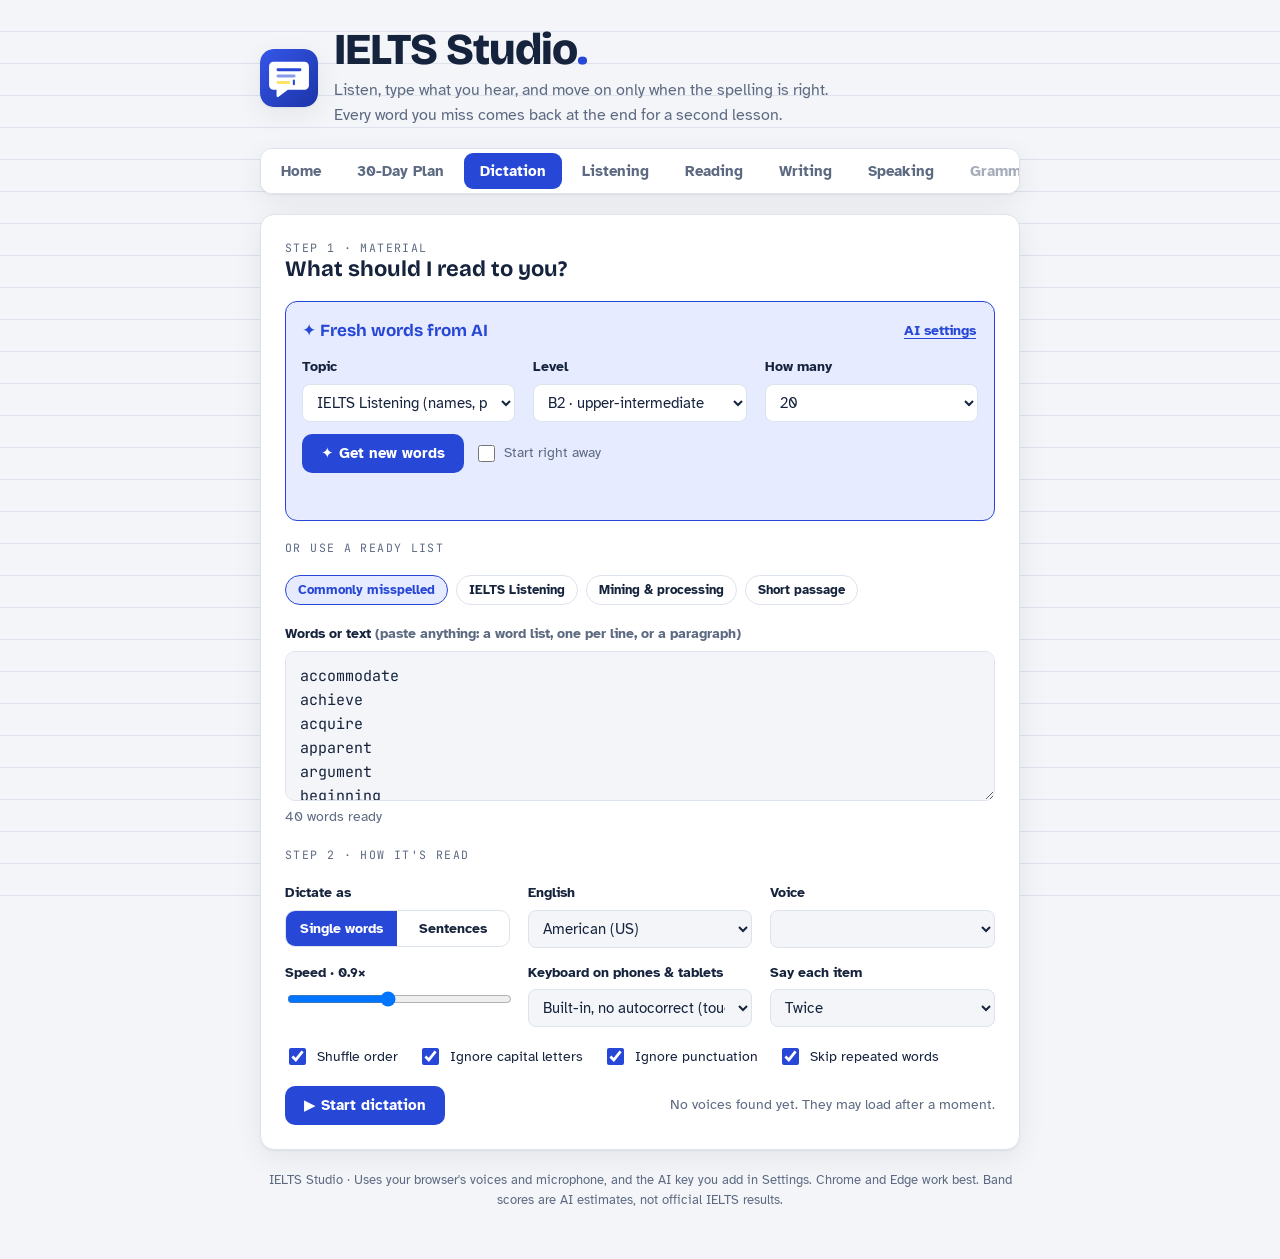
<file: dictation/index.html>
<!doctype html>
<html lang="en">
<head>
<meta charset="utf-8">
<meta name="viewport" content="width=device-width, initial-scale=1">
<title>IELTS Studio</title>
<meta http-equiv="refresh" content="0; url=../ielts/#dictation">
<link rel="icon" href="../ielts/icon.svg" type="image/svg+xml">
<script>location.replace('../ielts/' + (location.hash || '#dictation'));</script>
</head>
<body style="font-family:system-ui,sans-serif;padding:24px">
<p>Dictation Drill is now part of <a href="../ielts/#dictation">IELTS Studio</a>.</p>
</body>
</html>
</file>
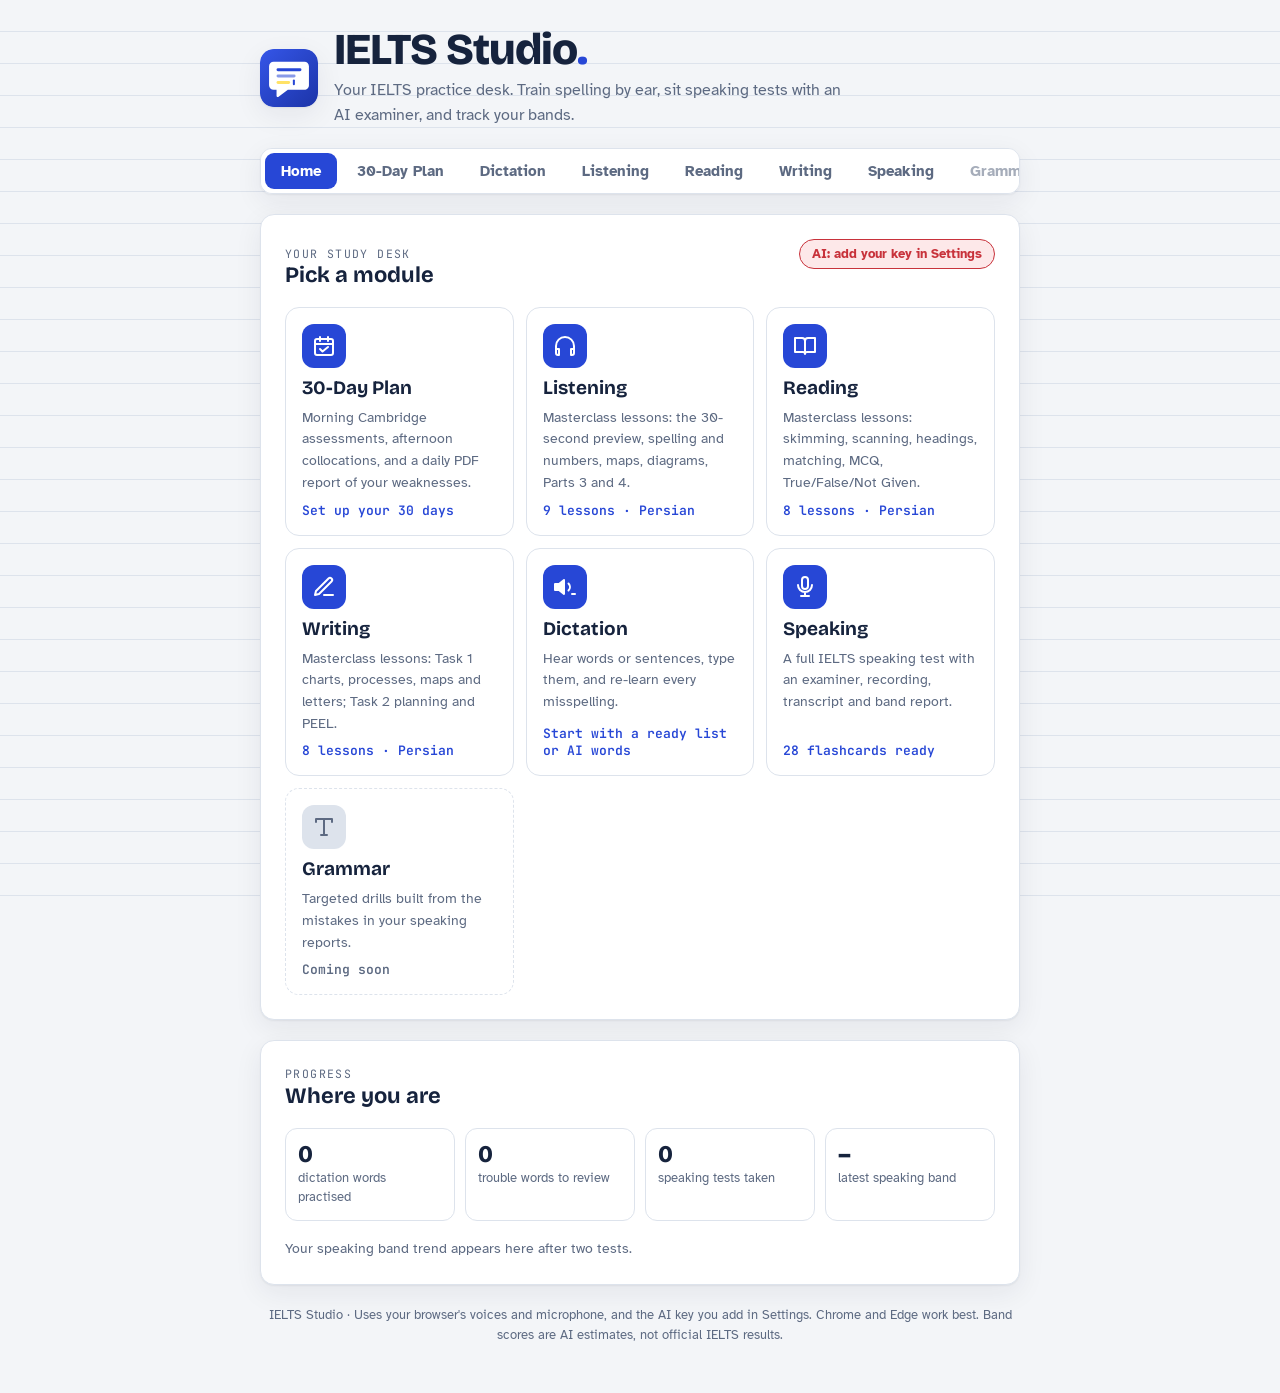
<file: ielts/index.html>
<!doctype html>
<html lang="en">
<head>
<meta charset="utf-8">
<meta name="viewport" content="width=device-width, initial-scale=1, viewport-fit=cover, interactive-widget=resizes-visual">
<link rel="icon" href="icon.svg" type="image/svg+xml">
<link rel="icon" href="favicon.ico" sizes="32x32">
<link rel="apple-touch-icon" href="icon-180.png">
<link rel="manifest" href="manifest.webmanifest">
<meta name="theme-color" content="#2747d6">
<meta name="description" content="IELTS Studio: dictation, IELTS Speaking practice with an AI examiner powered by Gemini 3.8 Flash, and Persian masterclass lessons for Listening, Reading, Writing and Speaking.">
<title>IELTS Studio</title>
<link rel="preconnect" href="https://fonts.googleapis.com">
<link rel="preconnect" href="https://fonts.gstatic.com" crossorigin>
<link rel="stylesheet" href="https://fonts.googleapis.com/css2?family=Bricolage+Grotesque:opsz,wght@12..96,500;12..96,700;12..96,800&family=Atkinson+Hyperlegible:wght@400;700&family=JetBrains+Mono:wght@400;600&family=Vazirmatn:wght@400;600;800&display=swap">
<style>
/* Layout: one centred working column — a "listening desk" card that swaps between Setup, Drill, Results and Review. Ink-blue on ruled paper, marker-yellow for mistakes. */
:root{
  --paper:#f3f5f8; --sheet:#ffffff; --rule:#dde3ec; --ink:#16233d; --muted:#5d6a82;
  --cobalt:#2747d6; --cobalt-soft:#e6ebff; --marker:#ffe266; --marker-ink:#5a4500;
  --good:#1a8a52; --good-soft:#e2f5ea; --bad:#c8323b; --bad-soft:#fde8e9;
  --shadow:0 1px 2px rgba(22,35,61,.06),0 8px 28px rgba(22,35,61,.07);
  --f-display:"Bricolage Grotesque",ui-sans-serif,system-ui,sans-serif;
  --f-body:"Atkinson Hyperlegible",ui-sans-serif,system-ui,sans-serif;
  --f-mono:"JetBrains Mono",ui-monospace,SFMono-Regular,Menlo,Consolas,monospace;
}
@media (prefers-color-scheme:dark){:root:not([data-theme="light"]){
  --paper:#0e1422; --sheet:#151d30; --rule:#26314a; --ink:#e7ecf7; --muted:#9aa6c0;
  --cobalt:#8aa2ff; --cobalt-soft:#1f2b52; --marker:#e6c53a; --marker-ink:#1b1400;
  --good:#4fd18b; --good-soft:#12301f; --bad:#ff6f78; --bad-soft:#3a171b;
  --shadow:0 1px 2px rgba(0,0,0,.3),0 10px 30px rgba(0,0,0,.35); color-scheme:dark}}
:root[data-theme="dark"]{
  --paper:#0e1422; --sheet:#151d30; --rule:#26314a; --ink:#e7ecf7; --muted:#9aa6c0;
  --cobalt:#8aa2ff; --cobalt-soft:#1f2b52; --marker:#e6c53a; --marker-ink:#1b1400;
  --good:#4fd18b; --good-soft:#12301f; --bad:#ff6f78; --bad-soft:#3a171b;
  --shadow:0 1px 2px rgba(0,0,0,.3),0 10px 30px rgba(0,0,0,.35); color-scheme:dark}
*{box-sizing:border-box}
[hidden]{display:none!important}
html{color-scheme:light}
body{margin:0}
body{background:var(--paper);color:var(--ink);font-family:var(--f-body);font-size:16px;line-height:1.55;
  padding-left:max(16px,env(safe-area-inset-left,0px));padding-right:max(16px,env(safe-area-inset-right,0px));padding-block:28px 48px;
  background-image:repeating-linear-gradient(to bottom,transparent 0 31px,var(--rule) 31px 32px);background-attachment:fixed}
.wrap{max-width:760px;margin:0 auto;display:flex;flex-direction:column;gap:20px}
header{display:flex;align-items:flex-end;justify-content:space-between;gap:16px;flex-wrap:wrap}
.brand h1{font-family:var(--f-display);font-weight:800;font-size:clamp(30px,6vw,44px);line-height:1;margin:0;letter-spacing:-.02em;text-wrap:balance}
.brand h1 .dot{color:var(--cobalt)}
.brand p{margin:6px 0 0;color:var(--muted);max-width:52ch}
.sheet{background:var(--sheet);border:1px solid var(--rule);border-radius:14px;box-shadow:var(--shadow);padding:24px;display:flex;flex-direction:column;gap:18px;min-width:0}
.eyebrow{font-family:var(--f-mono);font-size:11.5px;letter-spacing:.12em;text-transform:uppercase;color:var(--muted)}
h2{font-family:var(--f-display);font-weight:700;font-size:22px;margin:0;line-height:1.2}
label{font-weight:700;font-size:14px}
textarea{width:100%;min-height:150px;resize:vertical;font:15px/1.6 var(--f-mono);color:var(--ink);background:var(--paper);border:1px solid var(--rule);border-radius:10px;padding:12px 14px}
textarea:focus,input:focus,select:focus{outline:2px solid var(--cobalt);outline-offset:1px}
.presets{display:flex;flex-wrap:wrap;gap:8px}
.chip{font:600 13px var(--f-body);border:1px solid var(--rule);background:var(--sheet);color:var(--ink);border-radius:999px;padding:6px 12px;cursor:pointer}
.chip:hover{border-color:var(--cobalt);color:var(--cobalt)}
.chip[aria-pressed="true"]{background:var(--cobalt-soft);border-color:var(--cobalt);color:var(--cobalt)}
.grid{display:grid;grid-template-columns:repeat(auto-fit,minmax(200px,1fr));gap:14px 18px}
.field{display:flex;flex-direction:column;gap:6px;min-width:0}
select,input[type=range]{width:100%}
select{font:15px var(--f-body);color:var(--ink);background:var(--paper);border:1px solid var(--rule);border-radius:8px;padding:8px 10px}
.seg{display:flex;border:1px solid var(--rule);border-radius:10px;overflow:hidden}
.seg button{flex:1;border:0;background:transparent;color:var(--ink);font:600 14px var(--f-body);padding:9px 8px;cursor:pointer}
.seg button[aria-pressed="true"]{background:var(--cobalt);color:var(--sheet)}
.toggles{display:flex;flex-wrap:wrap;gap:10px 20px}
.toggles label{font-weight:400;display:flex;gap:8px;align-items:center;cursor:pointer}
input[type=checkbox]{accent-color:var(--cobalt);width:17px;height:17px}
.row{display:flex;gap:10px;align-items:center;flex-wrap:wrap}
.spacer{flex:1}
.btn{font:700 15px var(--f-body);border-radius:10px;padding:11px 18px;cursor:pointer;border:1px solid transparent;display:inline-flex;align-items:center;gap:8px;line-height:1}
.btn-primary{background:var(--cobalt);color:var(--sheet)}
.btn-primary:hover{filter:brightness(1.08)}
.btn-ghost{background:transparent;color:var(--ink);border-color:var(--rule)}
.btn-ghost:hover{border-color:var(--cobalt);color:var(--cobalt)}
.btn:focus-visible,.chip:focus-visible,.seg button:focus-visible,.speak:focus-visible{outline:2px solid var(--cobalt);outline-offset:2px}
.btn:disabled{opacity:.45;cursor:not-allowed}
.meta{font-size:13.5px;color:var(--muted)}
kbd{font:600 11.5px var(--f-mono);border:1px solid var(--rule);border-bottom-width:2px;border-radius:5px;padding:1px 5px;background:var(--paper);color:var(--ink)}

/* Drill */
.progress{height:6px;background:var(--rule);border-radius:99px;overflow:hidden}
.progress i{display:block;height:100%;width:0;background:var(--cobalt);transition:width .35s ease}
.drillhead{display:flex;justify-content:space-between;align-items:baseline;gap:12px;flex-wrap:wrap}
.count{font:600 14px var(--f-mono);color:var(--muted);font-variant-numeric:tabular-nums}
.stage{display:flex;flex-direction:column;align-items:center;gap:18px;padding:10px 0}
.speakers{display:flex;gap:14px;align-items:center}
.speak{width:96px;height:96px;border-radius:50%;border:0;background:var(--cobalt);color:var(--sheet);cursor:pointer;display:grid;place-items:center;position:relative;transition:transform .15s}
.speak:hover{transform:scale(1.04)}
.speak.small{width:56px;height:56px;background:var(--cobalt-soft);color:var(--cobalt)}
.speak svg{width:42%;height:42%}
.speak.talking::after{content:"";position:absolute;inset:-8px;border-radius:50%;border:2px solid var(--cobalt);animation:ring 1s ease-out infinite}
@keyframes ring{from{opacity:.8;transform:scale(.9)}to{opacity:0;transform:scale(1.25)}}
.answer{width:100%;font:600 clamp(20px,4.5vw,28px)/1.3 var(--f-mono);text-align:center;color:var(--ink);background:var(--paper);border:2px solid var(--rule);border-radius:12px;padding:14px 16px;transition:border-color .2s,background .2s}
.answer.ok{border-color:var(--good);background:var(--good-soft)}
.answer.no{border-color:var(--bad);background:var(--bad-soft);animation:shake .35s}
@keyframes shake{20%,60%{transform:translateX(-6px)}40%,80%{transform:translateX(6px)}}
.feedback{min-height:28px;text-align:center;font-weight:700;display:flex;flex-direction:column;gap:6px;align-items:center}
.feedback.good{color:var(--good)} .feedback.bad{color:var(--bad)} .feedback.info{color:var(--muted);font-weight:400}
.hint{font:600 20px var(--f-mono);letter-spacing:.18em;color:var(--ink);word-break:break-word;text-align:center}
.reveal{font:700 clamp(20px,4.5vw,26px) var(--f-mono);background:var(--marker);color:var(--marker-ink);padding:2px 10px;border-radius:6px;word-break:break-word}
.tries{display:flex;gap:6px;justify-content:center}
.tries i{width:10px;height:10px;border-radius:50%;background:var(--rule)}
.tries i.x{background:var(--bad)}

/* Results */
.stats{display:grid;grid-template-columns:repeat(3,1fr);gap:12px}
.stat{border:1px solid var(--rule);border-radius:12px;padding:14px;display:flex;flex-direction:column;gap:2px}
.stat b{font:800 30px/1 var(--f-display);font-variant-numeric:tabular-nums}
.stat span{font-size:13px;color:var(--muted)}
.mistakes{list-style:none;margin:0;padding:0;display:flex;flex-direction:column;border-top:1px solid var(--rule)}
.mistakes li{display:grid;grid-template-columns:minmax(0,1fr) minmax(0,1fr) auto;gap:12px;align-items:center;padding:10px 2px;border-bottom:1px solid var(--rule)}
.mistakes .w{font:600 16px var(--f-mono);word-break:break-word}
.mistakes .you{font:15px var(--f-mono);color:var(--muted);word-break:break-word}
.mistakes .n{font:600 12px var(--f-mono);color:var(--bad);background:var(--bad-soft);border-radius:99px;padding:2px 8px;white-space:nowrap}
.diff ins{text-decoration:none;background:var(--marker);color:var(--marker-ink);border-radius:3px;padding:0 1px}
.diff del{color:var(--bad);text-decoration:line-through}
.colhead{display:grid;grid-template-columns:minmax(0,1fr) minmax(0,1fr) auto;gap:12px;font:600 11px var(--f-mono);letter-spacing:.1em;text-transform:uppercase;color:var(--muted);padding:0 2px}
.perfect{text-align:center;padding:18px;border:1px dashed var(--good);border-radius:12px;color:var(--good);font-weight:700}

/* Review study card */
.study{display:flex;flex-direction:column;align-items:center;gap:10px;padding:8px 0}
.letters{display:flex;flex-wrap:wrap;justify-content:center;gap:6px}
.letters span{font:700 clamp(20px,5vw,30px) var(--f-mono);min-width:1.4em;text-align:center;padding:6px 4px;border-radius:8px;background:var(--cobalt-soft);color:var(--cobalt);transition:background .15s,transform .15s}
.letters span.sp{background:transparent;min-width:.6em}
.letters span.lit{background:var(--marker);color:var(--marker-ink);transform:translateY(-3px)}
.letters span.trap{box-shadow:inset 0 -3px 0 var(--bad)}
.trouble{display:flex;flex-wrap:wrap;gap:6px}
.trouble span{font:13px var(--f-mono);background:var(--bad-soft);color:var(--bad);border-radius:6px;padding:2px 8px}
.note{font-size:13.5px;color:var(--muted);background:var(--paper);border-radius:10px;padding:10px 12px;border:1px solid var(--rule)}
footer{text-align:center;color:var(--muted);font-size:13px}
.brand{display:flex;gap:16px;align-items:center}
.brand .logo{width:58px;height:58px;flex:none;border-radius:14px;box-shadow:var(--shadow)}
.brand .txt{min-width:0}

/* AI generator */
.ai{border:1px solid var(--cobalt);background:var(--cobalt-soft);border-radius:12px;padding:16px;display:flex;flex-direction:column;gap:12px}
.ai-head{display:flex;justify-content:space-between;align-items:center;gap:10px;flex-wrap:wrap}
.ai-head strong{font-family:var(--f-display);font-size:17px;color:var(--cobalt)}
.ai input[type=text],.ai input[type=password],.ai select{font:15px var(--f-body);color:var(--ink);background:var(--sheet);border:1px solid var(--rule);border-radius:8px;padding:8px 10px;width:100%}
.ai .grid{grid-template-columns:repeat(auto-fit,minmax(150px,1fr))}
.linkbtn{background:none;border:0;color:var(--cobalt);font:600 14px var(--f-body);cursor:pointer;padding:4px 2px;text-decoration:underline;text-underline-offset:3px}
.aiset{border-top:1px dashed var(--cobalt);padding-top:12px;display:flex;flex-direction:column;gap:12px}
.aiset a{color:var(--cobalt)}
.status{font-size:14px;min-height:1.4em}
.status.err{color:var(--bad)} .status.ok{color:var(--good)} .status.wait{color:var(--muted)}
.spin{width:15px;height:15px;border:2px solid currentColor;border-right-color:transparent;border-radius:50%;display:inline-block;animation:sp .7s linear infinite;vertical-align:-2px}
@keyframes sp{to{transform:rotate(360deg)}}

/* Definition card */
.listen{display:flex;flex-direction:column;align-items:center;gap:16px;width:100%}
.defcard{width:100%;max-width:560px;background:var(--paper);border:1px solid var(--rule);border-radius:12px;padding:12px 14px;display:flex;flex-direction:column;gap:4px;min-width:0}
.defcard[hidden]{display:none!important}
.defhead{display:flex;align-items:center;gap:8px}
.pos{font:600 12px var(--f-mono);color:var(--cobalt);background:var(--cobalt-soft);border-radius:99px;padding:1px 8px}
.pos:empty{display:none}
.deftext{font-size:16px;line-height:1.45;color:var(--ink);overflow-wrap:anywhere}
.deftext .blank{font-family:var(--f-mono);color:var(--muted);letter-spacing:.05em}
.deftext.dim{color:var(--muted);font-size:14.5px}
.iconbtn{display:none;width:36px;height:36px;border-radius:50%;border:1px solid var(--rule);background:var(--sheet);color:var(--ink);font-size:16px;cursor:pointer}
.headr{gap:10px}

/* On-screen keyboard */
.kbd{display:flex;flex-direction:column;gap:7px;padding:8px 5px;background:var(--rule);user-select:none;-webkit-user-select:none;touch-action:manipulation}
.krow{display:flex;gap:5px;justify-content:center}
.key{flex:1 1 0;min-width:0;height:var(--keyh,50px);border:0;border-radius:8px;background:var(--sheet);color:var(--ink);font:600 21px var(--f-mono);box-shadow:0 1px 0 rgba(22,35,61,.25);cursor:pointer;display:grid;place-items:center;padding:0;-webkit-tap-highlight-color:transparent}
.key.fn{background:var(--paper);font:700 14px var(--f-body);flex-grow:1.5}
.key.space{flex-grow:4.5;font:600 13px var(--f-body);color:var(--muted)}
.key.enter{flex-grow:2.2;background:var(--cobalt);color:var(--sheet);font:700 15px var(--f-body)}
.key.on{background:var(--cobalt-soft);color:var(--cobalt)}
.key.down{transform:translateY(1px);filter:brightness(.92)}
.key svg{width:24px;height:24px}

/* Tabs */
.tabs{display:flex;gap:4px;background:var(--sheet);border:1px solid var(--rule);border-radius:12px;padding:4px;align-self:flex-start;box-shadow:var(--shadow)}
.tab{font:700 15px var(--f-body);color:var(--muted);text-decoration:none;padding:9px 16px;border-radius:9px}
.tab[aria-current="page"]{background:var(--cobalt);color:var(--sheet)}
.tab:focus-visible{outline:2px solid var(--cobalt);outline-offset:2px}
.appview{display:flex;flex-direction:column;gap:20px}
.tabs{max-width:100%;overflow-x:auto;scrollbar-width:none;-webkit-overflow-scrolling:touch}
.tabs::-webkit-scrollbar{display:none}
.tab{white-space:nowrap;flex:none}
.tab.soon{color:var(--muted);opacity:.55;cursor:default;font-weight:600}
.tab.soon::after{content:"soon";font:600 9.5px var(--f-mono);letter-spacing:.06em;text-transform:uppercase;margin-left:5px;vertical-align:2px}
.txtin{font:15px var(--f-body);color:var(--ink);background:var(--paper);border:1px solid var(--rule);border-radius:8px;padding:8px 10px;width:100%}
.aiwrap{display:flex;flex-direction:column;gap:12px}
.aiwrap input[type=text],.aiwrap input[type=password],.aiwrap select{font:15px var(--f-body);color:var(--ink);background:var(--paper);border:1px solid var(--rule);border-radius:8px;padding:8px 10px;width:100%}
.aiwrap a{color:var(--cobalt)}
/* Home */
.aichip{font:600 13px var(--f-body);text-decoration:none;border-radius:99px;padding:6px 12px;border:1px solid var(--rule);color:var(--muted);background:var(--paper);white-space:nowrap}
.aichip.ok{color:var(--good);border-color:var(--good);background:var(--good-soft)}
.aichip.no{color:var(--bad);border-color:var(--bad);background:var(--bad-soft)}
.mods{display:grid;grid-template-columns:repeat(auto-fill,minmax(210px,1fr));gap:12px}
.mod{border:1px solid var(--rule);border-radius:14px;padding:16px;display:flex;flex-direction:column;gap:8px;text-decoration:none;color:var(--ink);background:var(--sheet);min-width:0;transition:border-color .15s,transform .15s}
a.mod:hover{border-color:var(--cobalt);transform:translateY(-2px)}
a.mod:focus-visible{outline:2px solid var(--cobalt);outline-offset:2px}
.mod .glyph{width:44px;height:44px;border-radius:12px;display:grid;place-items:center;background:var(--cobalt);color:var(--sheet)}
.mod .glyph svg{width:24px;height:24px}
.mod h3{margin:0;font:700 19px var(--f-display)}
.mod p{margin:0;font-size:14px;color:var(--muted)}
.mod .mstat{margin-top:auto;font:600 13px var(--f-mono);color:var(--cobalt)}
.mod.off{background:transparent;border-style:dashed}
.mod.off .glyph{background:var(--rule);color:var(--muted)}
.mod.off .mstat{color:var(--muted)}
.bandrow{display:flex;align-items:flex-end;gap:6px;height:96px;padding-top:8px;border-bottom:1px solid var(--rule)}
.bandrow div{flex:1;max-width:44px;display:flex;flex-direction:column;align-items:center;gap:4px;justify-content:flex-end;height:100%}
.bandrow i{display:block;width:100%;background:var(--cobalt);border-radius:6px 6px 0 0;min-height:4px}
.bandrow b{font:700 12px var(--f-mono);font-variant-numeric:tabular-nums}

/* Speaking: home */
.miccheck{display:flex;align-items:center;gap:12px;flex-wrap:wrap}
.meter{flex:1;min-width:120px;max-width:260px;height:10px;border-radius:99px;background:var(--rule);overflow:hidden}
.meter i{display:block;height:100%;width:0;background:var(--good);transition:width .08s linear}
.hist{list-style:none;margin:0;padding:0;display:flex;flex-direction:column;border-top:1px solid var(--rule)}
.hist li{display:flex;align-items:center;gap:12px;padding:10px 2px;border-bottom:1px solid var(--rule);flex-wrap:wrap}
.hist .bandpill{font:800 18px var(--f-display);min-width:52px;text-align:center;background:var(--cobalt-soft);color:var(--cobalt);border-radius:8px;padding:4px 8px;font-variant-numeric:tabular-nums}
.hist .hmeta{flex:1;min-width:0}
.hist .hmeta b{display:block;font-size:15px}

/* Flashcards */
.deck{display:grid;grid-template-columns:repeat(auto-fill,minmax(220px,1fr));gap:12px}
.fc{perspective:1200px;min-width:0}
.fc .inner{display:grid;transition:transform .5s;transform-style:preserve-3d;height:100%}
.fc.flip .inner{transform:rotateY(180deg)}
.face{grid-area:1/1;backface-visibility:hidden;-webkit-backface-visibility:hidden;border:1px solid var(--rule);border-radius:12px;padding:14px;background:var(--sheet);display:flex;flex-direction:column;gap:8px;min-height:170px;cursor:pointer}
.face.back{transform:rotateY(180deg);background:var(--paper)}
.face h3{font:700 17px/1.3 var(--f-display);margin:0;text-wrap:balance}
.face ul{margin:0;padding-left:18px;font-size:14px;display:flex;flex-direction:column;gap:3px}
.face .tag{font:600 11px var(--f-mono);letter-spacing:.08em;text-transform:uppercase;color:var(--cobalt)}
.face .tag.p2{color:var(--marker-ink);background:var(--marker);align-self:flex-start;padding:1px 6px;border-radius:4px}
.face .tag.ai{color:var(--good)}
.face .fcfoot{margin-top:auto;display:flex;gap:8px;align-items:center;justify-content:space-between}
.face .small{font-size:12.5px;color:var(--muted)}
.btn-sm{padding:7px 12px;font-size:13.5px;border-radius:8px}
@media (prefers-reduced-motion:reduce){.fc .inner{transition:none}}

/* Exam */
.steps{display:flex;gap:6px}
.steps span{flex:1;font:600 11.5px var(--f-mono);letter-spacing:.06em;text-transform:uppercase;text-align:center;color:var(--muted);border-top:4px solid var(--rule);padding-top:6px}
.steps span.on{color:var(--cobalt);border-color:var(--cobalt)}
.steps span.done{color:var(--good);border-color:var(--good)}
.examiner{display:flex;gap:14px;align-items:flex-start}
.avatar{flex:none;width:64px;height:64px;border-radius:50%;background:var(--cobalt-soft);color:var(--cobalt);display:grid;place-items:center;position:relative}
.avatar svg{width:60%;height:60%}
.avatar.talking::after{content:"";position:absolute;inset:-6px;border-radius:50%;border:2px solid var(--cobalt);animation:ring 1s ease-out infinite}
.bubble{flex:1;min-width:0;background:var(--paper);border:1px solid var(--rule);border-radius:4px 14px 14px 14px;padding:12px 14px;display:flex;flex-direction:column;gap:4px}
#exSay{font-size:18px;line-height:1.45}
#exSay.hiddenq{color:var(--muted);font-style:italic;font-size:15px}
.cue{border:2px solid var(--ink);border-radius:6px;padding:16px 18px;background:var(--sheet);box-shadow:4px 4px 0 var(--rule);display:flex;flex-direction:column;gap:6px}
.cue h3{font:700 19px/1.3 var(--f-display);margin:0}
.cue ul{margin:0;padding-left:20px}
.cue .say{font-size:13.5px;color:var(--muted)}
.prep{display:flex;flex-direction:column;gap:10px}
.prephead{display:flex;justify-content:space-between;align-items:baseline}
.prephead b{font:800 26px var(--f-display);font-variant-numeric:tabular-nums}
#exNotes{min-height:90px}
.recbar{border:1px solid var(--rule);border-radius:12px;padding:14px;display:flex;flex-direction:column;gap:10px;background:var(--paper)}
.recstate{display:flex;align-items:center;gap:10px;font-weight:700;flex-wrap:wrap}
.dotrec{width:12px;height:12px;border-radius:50%;background:var(--muted)}
.dotrec.on{background:var(--bad);animation:blink 1.2s infinite}
@keyframes blink{50%{opacity:.3}}
.bars{display:flex;align-items:center;gap:3px;height:44px}
.bars i{flex:1;background:var(--cobalt);border-radius:2px;height:6%;min-height:2px;opacity:.85;transition:height .1s}
.live{font-size:15px;color:var(--ink);max-height:7.5em;overflow-y:auto;line-height:1.5}
.live .interim{color:var(--muted)}

/* Report */
.rhero{display:grid;grid-template-columns:auto minmax(0,1fr);gap:22px;align-items:center}
.plate{width:132px;height:132px;border-radius:20px;background:var(--cobalt);color:var(--sheet);display:flex;flex-direction:column;align-items:center;justify-content:center;gap:2px}
.plate b{font:800 54px/1 var(--f-display);font-variant-numeric:tabular-nums}
.plate span{font:600 11px var(--f-mono);letter-spacing:.1em;text-transform:uppercase;opacity:.85}
.crit{display:flex;flex-direction:column;gap:10px}
.crow{display:grid;grid-template-columns:minmax(0,11em) minmax(0,1fr) 2.6em;gap:10px;align-items:center;font-size:14px}
.track{height:12px;border-radius:99px;background:var(--rule);position:relative;overflow:hidden}
.track i{position:absolute;inset:0 auto 0 0;background:var(--cobalt);border-radius:99px}
.crow b{font:800 17px var(--f-display);text-align:right;font-variant-numeric:tabular-nums}
.scale{display:grid;grid-template-columns:minmax(0,11em) minmax(0,1fr) 2.6em;gap:10px;font:11px var(--f-mono);color:var(--muted)}
.scale div{display:flex;justify-content:space-between}
.mgrid{display:grid;grid-template-columns:repeat(auto-fit,minmax(140px,1fr));gap:10px}
.mtile{border:1px solid var(--rule);border-radius:12px;padding:12px;display:flex;flex-direction:column;gap:2px;min-width:0}
.mtile b{font:800 24px/1.1 var(--f-display);font-variant-numeric:tabular-nums}
.mtile span{font-size:12.5px;color:var(--muted)}
.mtile em{font-style:normal;font-size:12px;font-weight:700}
.mtile em.good{color:var(--good)} .mtile em.warn{color:var(--marker-ink);background:var(--marker);align-self:flex-start;padding:0 5px;border-radius:4px} .mtile em.bad{color:var(--bad)}
.rsec{display:flex;flex-direction:column;gap:10px}
.rsec h3{font:700 18px var(--f-display);margin:0}
.rsec p{margin:0;max-width:70ch}
.critnotes{display:grid;grid-template-columns:repeat(auto-fit,minmax(260px,1fr));gap:12px}
.cn{border:1px solid var(--rule);border-radius:12px;padding:12px 14px;display:flex;flex-direction:column;gap:6px;min-width:0}
.cn h4{margin:0;font:700 15px var(--f-body);display:flex;justify-content:space-between;gap:8px}
.cn ul{margin:0;padding-left:18px;font-size:14px;color:var(--muted)}
.mlist{list-style:none;margin:0;padding:0;display:flex;flex-direction:column;border-top:1px solid var(--rule)}
.mlist li{padding:12px 2px;border-bottom:1px solid var(--rule);display:flex;flex-direction:column;gap:4px}
.mlist .mt{font:600 11px var(--f-mono);letter-spacing:.08em;text-transform:uppercase;color:var(--cobalt)}
.mlist .said{font-family:var(--f-mono);font-size:14.5px;color:var(--bad);text-decoration:line-through;text-decoration-thickness:1px;overflow-wrap:anywhere}
.mlist .better{font-family:var(--f-mono);font-size:14.5px;color:var(--good);font-weight:600;overflow-wrap:anywhere}
.mlist .why{font-size:14px;color:var(--muted)}
.vocab{display:grid;grid-template-columns:repeat(auto-fit,minmax(230px,1fr));gap:10px}
.vocab div{border:1px solid var(--rule);border-radius:10px;padding:10px 12px;font-size:14px;min-width:0}
.vocab .from{font-family:var(--f-mono);color:var(--muted)}
.vocab .to{font-family:var(--f-mono);font-weight:700;color:var(--cobalt)}
.qa details{border:1px solid var(--rule);border-radius:12px;padding:10px 14px;background:var(--sheet)}
.qa details+details{margin-top:8px}
.qa summary{cursor:pointer;font-weight:700;display:flex;gap:10px;align-items:baseline}
.qa summary .qn{font:600 12px var(--f-mono);color:var(--muted);flex:none}
.qa .tr{font-size:15px;background:var(--paper);border-radius:8px;padding:10px 12px;margin:10px 0 6px;overflow-wrap:anywhere}
.qa audio{width:100%;max-width:420px;height:36px}
.qa .qm{font-size:12.5px;color:var(--muted);font-family:var(--f-mono)}
.plan{margin:0;padding-left:22px;display:flex;flex-direction:column;gap:8px}
.plan li b{display:block}
.model{background:var(--paper);border:1px solid var(--rule);border-radius:12px;padding:14px;font-size:15px;white-space:pre-wrap;overflow-wrap:anywhere}
.caveat{font-size:13px;color:var(--muted);border-top:1px solid var(--rule);padding-top:10px}
.marking{display:flex;flex-direction:column;align-items:center;gap:12px;padding:30px 0;text-align:center}
.marking .spin{width:34px;height:34px;border-width:3px;color:var(--cobalt)}
@media (max-width:520px){.rhero{grid-template-columns:1fr;justify-items:start}.plate{width:110px;height:110px}.plate b{font-size:44px}
  .crow,.scale{grid-template-columns:minmax(0,7.5em) minmax(0,1fr) 2.4em}.examiner .avatar{width:48px;height:48px}#exSay{font-size:16.5px}}
@media print{.tabs,footer,#spkHome,#spkDeckSec,#spkHistSec,.noprint{display:none!important}body{background:#fff}.sheet{box-shadow:none;border:0}}

/* Split screen while drilling on a touch device */
body.drilling{overflow:hidden}
body.drilling #drill{position:fixed;left:0;right:0;top:var(--vvtop,0px);height:var(--vvh,100dvh);z-index:30;margin:0;border:0;border-radius:0;box-shadow:none;padding:0;gap:0;display:flex;flex-direction:column}
body.drilling .dtop{flex:1 1 auto;min-height:0;overflow-y:auto;display:flex;flex-direction:column;gap:12px;
  padding-top:calc(12px + env(safe-area-inset-top,0px));padding-bottom:12px;
  padding-left:max(16px,env(safe-area-inset-left,0px));padding-right:max(16px,env(safe-area-inset-right,0px))}
body.drilling .kbd{flex:none;padding-bottom:calc(8px + env(safe-area-inset-bottom,0px));
  padding-left:max(5px,env(safe-area-inset-left,0px));padding-right:max(5px,env(safe-area-inset-right,0px))}
body.drilling .drillhead h2{font-size:18px}
body.drilling .iconbtn{display:grid;place-items:center}
body.drilling #quitBtn,body.drilling .keyhint{display:none}
body.drilling .stage{gap:12px;padding:0;flex:1 1 auto;justify-content:center}
body.drilling .speak svg{width:46%;height:46%}
body.drilling .deftext{font-size:17px}
body.drilling .answer{min-height:58px}
body.drilling .listen{flex-direction:row;align-items:stretch;gap:12px}
body.drilling .speakers{flex-direction:column;gap:10px;justify-content:center}
body.drilling .speak{width:66px;height:66px}
body.drilling .speak.small{width:46px;height:46px;align-self:center}
body.drilling .defcard{max-width:none;flex:1;justify-content:center}
body.drilling .answer{font-size:24px;padding:10px 12px;caret-color:var(--cobalt)}
body.drilling .feedback{min-height:0}
body.drilling .dctrl{margin-top:auto}
body.drilling.oskbd #checkBtn{display:none}
body.drilling .study{padding:0}
@media (max-height:640px){body.drilling .speak{width:54px;height:54px}body.drilling .speak.small{width:40px;height:40px}body.drilling .deftext{font-size:15px}}
@media (max-width:520px){.sheet{padding:18px}.stats{grid-template-columns:1fr 1fr 1fr}.stat b{font-size:24px}
  .mistakes li,.colhead{grid-template-columns:minmax(0,1fr) auto}.mistakes .you,.colhead .c2{display:none}}
@media (prefers-reduced-motion:reduce){*{animation:none!important;transition:none!important}}
/* ---------- Lessons (Persian masterclass notes) ---------- */
.fa{direction:rtl;text-align:right;font-family:"B Yekan",Vazirmatn,Tahoma,sans-serif;line-height:1.95;font-size:15.5px}
.fa .en,.fa bdi{font-family:var(--f-body)}
.lhead{display:flex;justify-content:space-between;align-items:center;gap:10px;flex-wrap:wrap}
.lhead .crumbs{display:flex;gap:8px;align-items:center;flex-wrap:wrap}
.lprog{font:600 13px var(--f-mono);color:var(--muted)}
.lprog b{color:var(--good)}
.lbar{height:6px;border-radius:99px;background:var(--rule);overflow:hidden}
.lbar i{display:block;height:100%;background:var(--good);border-radius:99px}
.llist{list-style:none;margin:0;padding:0;display:flex;flex-direction:column;gap:10px}
.llist a{display:grid;grid-template-columns:auto minmax(0,1fr) auto;gap:4px 14px;align-items:center;text-decoration:none;color:var(--ink);border:1px solid var(--rule);border-radius:12px;padding:12px 14px;background:var(--sheet);transition:border-color .15s}
.llist a:hover{border-color:var(--cobalt)}
.llist a:focus-visible{outline:2px solid var(--cobalt);outline-offset:2px}
.llist .num{width:36px;height:36px;border-radius:10px;display:grid;place-items:center;background:var(--cobalt-soft);color:var(--cobalt);font:800 16px var(--f-display);grid-row:span 2}
.llist .done .num{background:var(--good-soft);color:var(--good)}
.llist .lt{font:700 16px/1.6 "B Yekan",Vazirmatn,Tahoma,sans-serif;direction:rtl;text-align:right;min-width:0}
.llist .ls{font:400 13px/1.7 "B Yekan",Vazirmatn,Tahoma,sans-serif;color:var(--muted);direction:rtl;text-align:right;grid-column:2;min-width:0}
.llist .ld{font:600 12px var(--f-mono);color:var(--muted);grid-row:span 2;text-align:end;white-space:nowrap}
.llist .done .ld{color:var(--good)}
.lesson h2.ftitle{font:800 clamp(21px,4.6vw,27px)/1.55 "B Titr","B Yekan",Vazirmatn,Tahoma,sans-serif;direction:rtl;text-align:right;margin:0}
.lesson .fsub{margin:0;color:var(--muted);font-size:14px}
.lbanner{margin:0;border-right:4px solid var(--cobalt);background:var(--cobalt-soft);border-radius:10px;padding:12px 14px;font-weight:600}
.lpills{display:flex;flex-wrap:wrap;gap:8px}
.lpills span{border:1px solid var(--rule);border-radius:99px;padding:3px 12px;font-size:13.5px;background:var(--paper)}
.lcards{columns:2 330px;column-gap:14px}
.lcard{break-inside:avoid;display:block;border:1px solid var(--rule);border-radius:12px;padding:14px 16px;margin:0 0 14px;background:var(--sheet)}
.lcard h3{margin:0 0 6px;font:800 16.5px/1.7 "B Yekan",Vazirmatn,Tahoma,sans-serif;display:flex;gap:8px;align-items:flex-start}
.lcard h3 .cn{flex:none;width:26px;height:26px;margin-top:2px;border-radius:99px;display:inline-flex;align-items:center;justify-content:center;background:var(--cobalt);color:var(--sheet);font:700 13px/1 Vazirmatn,Tahoma,sans-serif}
.lcard p{margin:0 0 8px}
.lcard ul,.lcard ol{margin:0 0 8px;padding-right:22px;padding-left:0}
.lcard ol{list-style:persian}
.lcard li{margin:3px 0}
.lcard li::marker{color:var(--cobalt)}
.lcard>:last-child{margin-bottom:0}
.lcard.warn{background:var(--bad-soft);border-color:color-mix(in srgb,var(--bad) 35%,transparent)}
.lcard.warn h3{color:var(--bad)}
.lcard.do{background:var(--good-soft);border-color:color-mix(in srgb,var(--good) 35%,transparent)}
.lcard.do h3{color:var(--good)}
.lex{direction:ltr;text-align:left;font:14px/1.6 var(--f-body);border-left:3px solid var(--cobalt);background:var(--paper);border-radius:6px;padding:7px 10px;margin:0 0 8px;unicode-bidi:plaintext}
.lex div+div{margin-top:4px;padding-top:4px;border-top:1px dashed var(--rule)}
.ltbl{overflow-x:auto;margin:0 0 8px;border:1px solid var(--rule);border-radius:8px}
.ltbl table{border-collapse:collapse;width:100%;font-size:14px;line-height:1.7}
.ltbl th,.ltbl td{border-bottom:1px solid var(--rule);padding:6px 9px;text-align:right;vertical-align:top;min-width:96px}
.lcard .ltr{text-align:left;font-family:var(--f-body)}
.lcard li.ltr{direction:ltr}
.ltbl th{background:var(--cobalt-soft);color:var(--cobalt);font-weight:700}
.ltbl tr:last-child td{border-bottom:0}
.ltbl td+td,.ltbl th+th{border-right:1px solid var(--rule)}
.lfoot a.btn,.learnlink a.btn{text-decoration:none}
.lfoot{display:flex;justify-content:space-between;align-items:center;gap:10px;flex-wrap:wrap}
.lfoot .btn[aria-pressed="true"]{background:var(--good-soft);color:var(--good);border-color:var(--good)}
.lsrc{margin:0}
.learnlink{display:flex;justify-content:space-between;align-items:center;gap:12px;flex-wrap:wrap;border:1px dashed var(--rule);border-radius:12px;padding:12px 14px}
@media (max-width:520px){.fa{font-size:15px}.lcard{padding:12px 13px}.llist a{gap:4px 10px;padding:11px 12px}}
@media print{.tabs,header,.lhead,.lfoot{display:none!important}body{background:none}.sheet{box-shadow:none;border:0}}
</style>
<link rel="stylesheet" href="plan.css">
</head>
<body>

<div class="wrap">
  <header>
    <div class="brand">
      <svg class="logo" viewBox="0 0 512 512" aria-hidden="true"> <defs> <linearGradient id="lg" x1="0" y1="0" x2="1" y2="1"> <stop offset="0" stop-color="#3556e8"/> <stop offset="1" stop-color="#1c34a8"/> </linearGradient> </defs> <rect width="512" height="512" rx="112" fill="url(#lg)"/> <path d="M120 112h272c22 0 40 18 40 40v168c0 22-18 40-40 40H246l-82 62c-8 6-18 0-18-9v-53h-26c-22 0-40-18-40-40V152c0-22 18-40 40-40z" fill="#ffffff"/> <rect x="146" y="170" width="220" height="26" rx="13" fill="#2747d6"/> <rect x="146" y="226" width="168" height="26" rx="13" fill="#2747d6" fill-opacity=".55"/> <rect x="146" y="282" width="120" height="26" rx="13" fill="#ffe266"/> <rect x="290" y="270" width="18" height="50" rx="9" fill="#2747d6"/> </svg>
      <div class="txt">
        <h1>IELTS Studio<span class="dot">.</span></h1>
        <p id="brandSub">Listen, type what you hear, and move on only when the spelling is right. Every word you miss comes back at the end for a second lesson.</p>
      </div>
    </div>
  </header>

  <nav class="tabs" id="tabs" aria-label="Modules">
    <a href="#home" class="tab" data-tab="home" aria-current="page">Home</a>
    <a href="#plan" class="tab" data-tab="plan">30-Day Plan</a>
    <a href="#dictation" class="tab" data-tab="dictation">Dictation</a>
    <a href="#listening" class="tab" data-tab="listening">Listening</a>
    <a href="#reading" class="tab" data-tab="reading">Reading</a>
    <a href="#writing" class="tab" data-tab="writing">Writing</a>
    <a href="#speaking" class="tab" data-tab="speaking">Speaking</a>
    <span class="tab soon" title="Coming soon">Grammar</span>
    <a href="#options" class="tab" data-tab="options" aria-label="Settings">⚙ Settings</a>
  </nav>

  <!-- HOME -->
  <div id="homeApp" class="appview" hidden>
    <section class="sheet homehero">
      <div class="drillhead">
        <div><div class="eyebrow">Your study desk</div><h2>Pick a module</h2></div>
        <a href="#options" class="aichip" id="homeAi">AI: checking…</a>
      </div>
      <div class="mods" id="mods"></div>
    </section>
    <section class="sheet" id="homeProg">
      <div><div class="eyebrow">Progress</div><h2>Where you are</h2></div>
      <div class="mgrid" id="homeStats"></div>
      <div id="homeBands"></div>
    </section>
  </div>

  <!-- LESSONS (Listening / Reading / Writing / Speaking masterclass notes) -->
  <div id="learnApp" class="appview" hidden>
    <section class="sheet" id="learnList">
      <div class="drillhead">
        <div><div class="eyebrow" id="llEyebrow">Lessons</div><h2 id="llTitle">Masterclass</h2></div>
        <span class="lprog" id="llProg"></span>
      </div>
      <p class="meta" style="margin:0" id="llIntro"></p>
      <div class="lbar" aria-hidden="true"><i id="llBar" style="width:0"></i></div>
      <ol class="llist" id="llItems"></ol>
      <div class="status" id="llStatus" role="status"></div>
    </section>
    <section class="sheet lesson" id="learnLesson" hidden>
      <div class="lhead">
        <div class="crumbs"><a href="#" class="linkbtn" id="lsBack">← All lessons</a><span class="eyebrow" id="lsEyebrow"></span></div>
        <span class="lprog" id="lsDur"></span>
      </div>
      <div class="fa" lang="fa" dir="rtl" id="lsBody"></div>
      <div class="lfoot">
        <button type="button" class="btn btn-ghost" id="lsDone" aria-pressed="false">✓ Mark as read</button>
        <div class="row" style="gap:8px">
          <a href="#" class="btn btn-ghost" id="lsPrev">← Previous</a>
          <a href="#" class="btn btn-primary" id="lsNext">Next lesson →</a>
        </div>
      </div>
      <p class="meta lsrc" id="lsSrc"></p>
    </section>
  </div>

  <!-- 30-DAY PLAN (plan.js) -->
  <div id="planApp" class="appview" hidden></div>

  <!-- SETTINGS -->
  <div id="optApp" class="appview" hidden>
    <section class="sheet">
      <div><div class="eyebrow">Shared by every module</div><h2>AI engine</h2></div>
      <p class="meta" style="margin:0">Dictation word lists, speaking cards and speaking marking all use this engine. Gemini 3.8 Flash is recommended: it can also listen to your speaking recordings and judge pronunciation from your real voice.</p>
            <div id="aiSettings" class="aiwrap">
        <div class="grid">
          <div class="field">
            <label for="aiProvider">Provider</label>
            <select id="aiProvider"></select>
          </div>
          <div class="field">
            <label for="aiModel">Model</label>
            <input type="text" id="aiModel" spellcheck="false">
          </div>
          <div class="field" id="aiThinkWrap">
            <label for="aiThink">Thinking</label>
            <select id="aiThink"><option value="low">Low · fastest</option><option value="medium" selected>Medium · balanced</option><option value="high">High · most careful</option></select>
          </div>
        </div>
        <div class="field" id="aiUrlWrap" hidden>
          <label for="aiUrl">Chat completions URL <span class="meta">(any OpenAI-compatible API)</span></label>
          <input type="text" id="aiUrl" spellcheck="false" placeholder="https://your-server/v1/chat/completions">
        </div>
        <div class="field">
          <label for="aiKey">API key <span class="meta" id="aiKeyNote"></span></label>
          <input type="password" id="aiKey" autocomplete="off" spellcheck="false" placeholder="Paste your free key">
        </div>
        <div class="meta" id="aiHelp"></div>
        <div class="row">
          <button type="button" class="btn btn-ghost" id="aiTest">Test connection</button>
        </div>
      </div>
      <div class="status" id="optStatus" role="status"></div>
    </section>
    <section class="sheet">
      <div><div class="eyebrow">Speaking</div><h2>Whisper transcription key</h2></div>
      <p class="meta" style="margin:0">Only needed if you choose Groq Whisper for speaking transcription. Get a free key at <a href="https://console.groq.com/keys" target="_blank" rel="noopener">console.groq.com/keys</a>.</p>
      <div class="field"><label for="groqKey">Groq API key</label><input type="password" id="groqKey" autocomplete="off" spellcheck="false" placeholder="gsk_…" class="txtin"></div>
    </section>
    <section class="sheet">
      <div><div class="eyebrow">Stored in this browser only</div><h2>Your data</h2></div>
              <div class="meta" id="aiSeen"></div>
        <div class="meta" id="bankInfo"></div>
        <label class="meta" style="font-weight:400;display:flex;gap:6px;align-items:center"><input type="checkbox" id="aiFresh"> Always ask the AI for dictation words (skip saved words)</label>
        <div class="row"><button type="button" class="btn btn-ghost" id="aiForget">Clear word history</button><button type="button" class="btn btn-ghost" id="bankClear">Clear saved word bank</button></div>
      <div class="row">
        <button type="button" class="btn btn-ghost" id="histClear">Clear speaking reports</button>
        <button type="button" class="btn btn-ghost" id="cardsClear">Remove AI &amp; my flashcards</button>
      </div>
    </section>
  </div>
  <div id="dictApp" class="appview" hidden>

  <!-- SETUP -->
  <section class="sheet" id="setup">
    <div><div class="eyebrow">Step 1 · Material</div><h2>What should I read to you?</h2></div>
    <div class="ai" id="aiBox">
      <div class="ai-head">
        <strong>✦ Fresh words from AI</strong>
        <a href="#options" class="linkbtn" id="aiSetToggle">AI settings</a>
      </div>
      <div class="grid">
        <div class="field">
          <label for="aiTopic">Topic</label>
          <select id="aiTopic">
            <option>IELTS Listening (names, places, forms, dates)</option>
            <option>IELTS Academic vocabulary</option>
            <option>Commonly misspelled English words</option>
            <option>Mining, geology and mineral processing</option>
            <option>Science and engineering</option>
            <option>Business and work</option>
            <option>Everyday life and travel</option>
            <option value="custom">Custom topic…</option>
          </select>
        </div>
        <div class="field">
          <label for="aiLevel">Level</label>
          <select id="aiLevel"><option value="B1">B1 · intermediate</option><option value="B2" selected>B2 · upper-intermediate</option><option value="C1">C1 · advanced</option><option value="C2">C2 · proficient</option></select>
        </div>
        <div class="field">
          <label for="aiCount">How many</label>
          <select id="aiCount"><option>10</option><option selected>20</option><option>30</option><option>40</option></select>
        </div>
      </div>
      <div class="field" id="aiCustomWrap" hidden>
        <label for="aiCustom">Your topic</label>
        <input type="text" id="aiCustom" placeholder="e.g. hospital vocabulary, climate change, football">
      </div>
      <div class="row">
        <button class="btn btn-primary" id="aiGo" type="button">✦ Get new words</button>
        <label class="meta" style="font-weight:400;display:flex;gap:6px;align-items:center"><input type="checkbox" id="aiAuto"> Start right away</label>
      </div>
      <div class="status" id="aiStatus" role="status"></div>

    </div>

    <div class="eyebrow">Or use a ready list</div>
    <div class="presets" id="presets"></div>
    <div class="field">
      <label for="src">Words or text <span class="meta">(paste anything: a word list, one per line, or a paragraph)</span></label>
      <textarea id="src" spellcheck="false"></textarea>
      <div class="meta" id="srcInfo"></div>
    </div>

    <div><div class="eyebrow">Step 2 · How it's read</div></div>
    <div class="grid">
      <div class="field">
        <label>Dictate as</label>
        <div class="seg" id="unitSeg">
          <button type="button" data-unit="word" aria-pressed="true">Single words</button>
          <button type="button" data-unit="sentence" aria-pressed="false">Sentences</button>
        </div>
      </div>
      <div class="field">
        <label for="accent">English</label>
        <select id="accent"><option value="en-US" selected>American (US)</option><option value="en-GB">British (UK)</option></select>
      </div>
      <div class="field">
        <label for="voice">Voice</label>
        <select id="voice"></select>
      </div>
      <div class="field">
        <label for="rate">Speed · <span id="rateVal">0.9×</span></label>
        <input type="range" id="rate" min="0.5" max="1.4" step="0.05" value="0.9">
      </div>
      <div class="field">
        <label for="kbdMode">Keyboard on phones &amp; tablets</label>
        <select id="kbdMode"><option value="auto" selected>Built-in, no autocorrect (touch screens)</option><option value="on">Built-in on every device</option><option value="off">My device's keyboard</option></select>
      </div>
      <div class="field">
        <label for="repeat">Say each item</label>
        <select id="repeat"><option value="1">Once</option><option value="2" selected>Twice</option><option value="3">Three times</option></select>
      </div>
    </div>
    <div class="toggles">
      <label><input type="checkbox" id="optShuffle" checked> Shuffle order</label>
      <label><input type="checkbox" id="optCase" checked> Ignore capital letters</label>
      <label><input type="checkbox" id="optPunct" checked> Ignore punctuation</label>
      <label><input type="checkbox" id="optDedupe" checked> Skip repeated words</label>
    </div>
    <div class="row">
      <button class="btn btn-primary" id="startBtn" type="button">▶ Start dictation</button>
      <button class="btn btn-ghost" id="troubleBtn" type="button" hidden>Practise my trouble words</button>
      <span class="spacer"></span>
      <span class="meta" id="voiceWarn"></span>
    </div>
  </section>

  <!-- DRILL -->
  <section class="sheet" id="drill" hidden>
    <div class="dtop" id="dtop">
      <div class="drillhead">
        <div><div class="eyebrow" id="drillMode">Dictation</div><h2 id="drillTitle">Type what you hear</h2></div>
        <div class="row headr"><span class="count" id="count">1 / 20</span><button class="iconbtn" id="quitX" type="button" aria-label="End session">✕</button></div>
      </div>
      <div class="progress"><i id="bar"></i></div>
      <div class="stage">
        <div class="listen">
          <div class="speakers">
            <button class="speak" id="playBtn" type="button" aria-label="Play again">
              <svg viewBox="0 0 24 24" fill="none" stroke="currentColor" stroke-width="2" stroke-linecap="round" stroke-linejoin="round"><path d="M11 5 6 9H2v6h4l5 4V5z" fill="currentColor"/><path d="M15.5 8.5a5 5 0 0 1 0 7M19 5a10 10 0 0 1 0 14"/></svg>
            </button>
            <button class="speak small" id="slowBtn" type="button" aria-label="Play slowly" title="Play slowly">
              <svg viewBox="0 0 24 24" fill="none" stroke="currentColor" stroke-width="2" stroke-linecap="round" stroke-linejoin="round"><circle cx="12" cy="12" r="9"/><path d="M12 7v5l3 2"/></svg>
            </button>
          </div>
          <div class="defcard" id="defCard" aria-live="polite">
            <div class="defhead"><span class="eyebrow">Meaning</span><span class="pos" id="defPos"></span></div>
            <div class="deftext" id="defText"></div>
          </div>
        </div>
        <div id="studyBox" class="study" hidden></div>
        <input class="answer" id="answer" type="text" autocomplete="off" autocapitalize="off" autocorrect="off" spellcheck="false" placeholder="Type here, then press Enter">
        <div class="tries" id="tries"></div>
        <div class="feedback info" id="feedback"></div>
      </div>
      <div class="row dctrl">
        <button class="btn btn-ghost" id="revealBtn" type="button">Show answer</button>
        <button class="btn btn-ghost" id="quitBtn" type="button">End session</button>
        <span class="spacer"></span>
        <button class="btn btn-primary" id="checkBtn" type="button">Check ↵</button>
      </div>
      <div class="meta keyhint"><kbd>Enter</kbd> check · <kbd>Esc</kbd> play again · <kbd>Shift</kbd>+<kbd>Esc</kbd> play slowly</div>
    </div>
    <div class="kbd" id="kbd" hidden></div>
  </section>

  <!-- RESULTS -->
  <section class="sheet" id="results" hidden>
    <div><div class="eyebrow" id="resEyebrow">Session complete</div><h2 id="resTitle">Here's how it went</h2></div>
    <div class="stats">
      <div class="stat"><b id="sTotal">0</b><span>items dictated</span></div>
      <div class="stat"><b id="sFirst">0%</b><span>right first time</span></div>
      <div class="stat"><b id="sWrong">0</b><span>to review</span></div>
    </div>
    <div id="mistakeWrap"></div>
    <div class="row">
      <button class="btn btn-primary" id="reviewBtn" type="button">Teach me these words</button>
      <button class="btn btn-ghost" id="againBtn" type="button">New session</button>
    </div>
  </section>

  </div>
<div id="spkApp" class="appview" hidden>
  <!-- SPEAKING HOME -->
  <section class="sheet" id="spkHome">
    <div><div class="eyebrow">IELTS Speaking · examiner mode</div><h2>Sit a speaking test</h2></div>
    <div class="learnlink"><span><b>Speaking lessons</b> <span class="meta" id="spkLearnInfo">· 4 Persian masterclass notes on Parts 1–3 and test-day rescue lines</span></span><a href="#speaking/lessons" class="btn btn-ghost">Open lessons →</a></div>
    <p class="meta" style="margin:0">The examiner asks the questions out loud and records your answers. When you finish, it transcribes and marks the test against the four IELTS criteria and writes you a full report.</p>
    <div class="field">
      <label>Test</label>
      <div class="seg" id="spkModeSeg">
        <button type="button" data-mode="full" aria-pressed="true">Full test</button>
        <button type="button" data-mode="p1" aria-pressed="false">Part 1</button>
        <button type="button" data-mode="p2" aria-pressed="false">Part 2</button>
        <button type="button" data-mode="p3" aria-pressed="false">Part 3</button>
      </div>
      <div class="meta" id="spkModeInfo"></div>
    </div>
    <div class="grid">
      <div class="field">
        <label for="spkVoice">Examiner voice</label>
        <select id="spkVoice"></select>
      </div>
      <div class="field">
        <label for="spkEngine">Transcription</label>
        <select id="spkEngine">
          <option value="browser">Browser speech recognition (free, live)</option>
          <option value="groq">Groq Whisper (free key, more accurate)</option>
          <option value="gemini">Gemini 3.8 Flash listens and marks (recommended)</option>
        </select>
      </div>
    </div>
    <div class="toggles">
      <label><input type="checkbox" id="spkShowQ" checked> Show question text</label>
      <label><input type="checkbox" id="spkLive" checked> Show live transcript</label>
      <label><input type="checkbox" id="spkAutoStop" checked> Move on after a long silence</label>
    </div>
    <div class="note" id="spkEngineNote"></div>
    <div class="miccheck">
      <button class="btn btn-ghost" id="micTest" type="button">🎙 Check microphone</button>
      <div class="meter" id="micMeter" aria-hidden="true"><i></i></div>
      <span class="meta" id="micMsg"></span>
    </div>
    <div class="row">
      <button class="btn btn-primary" id="spkStart" type="button">▶ Start the test</button>
      <span class="meta" id="spkAiInfo"></span>
      <a href="#options" class="linkbtn" id="spkAiSet">AI settings</a>
    </div>
    <div class="status" id="spkStatus" role="status"></div>
  </section>

  <!-- FLASHCARDS -->
  <section class="sheet" id="spkDeckSec">
    <div class="drillhead">
      <div><div class="eyebrow">Question source</div><h2>Speaking flashcards</h2></div>
      <span class="count" id="deckCount"></span>
    </div>
    <p class="meta" style="margin:0">Tests are built from these cards. Tap a card to flip it, or practise one card on its own.</p>
    <div class="row">
      <div class="presets" id="deckFilter">
        <button type="button" class="chip" data-f="all" aria-pressed="true">All</button>
        <button type="button" class="chip" data-f="p1" aria-pressed="false">Part 1 topics</button>
        <button type="button" class="chip" data-f="p2" aria-pressed="false">Part 2 &amp; 3 cue cards</button>
        <button type="button" class="chip" data-f="new" aria-pressed="false">AI &amp; my cards</button>
      </div>
    </div>
    <div class="deck" id="deck"></div>
    <div class="row">
      <button class="btn btn-ghost" id="deckMore" type="button" hidden>Show more cards</button>
      <span class="spacer"></span>
      <button class="btn btn-ghost" id="deckAi" type="button">✦ New cards from AI</button>
      <button class="btn btn-ghost" id="deckAddT" type="button" aria-expanded="false">Add my own</button>
    </div>
    <div class="status" id="deckStatus" role="status"></div>
    <div class="field" id="deckAddBox" hidden>
      <label for="deckAdd">Paste your cards <span class="meta">(leave a blank line between cards)</span></label>
      <textarea id="deckAdd" spellcheck="false" placeholder="Topic: Coffee&#10;Do you drink coffee?&#10;When do you usually drink it?&#10;&#10;Describe a teacher who helped you&#10;- who this teacher was&#10;- what subject they taught&#10;- what they did for you&#10;and explain why you remember them&#10;Part 3:&#10;What makes a good teacher?&#10;Will computers replace teachers?"></textarea>
      <div class="row"><button class="btn btn-primary" id="deckAddGo" type="button">Add cards</button><span class="meta">A card starting with “Describe” becomes a Part 2 cue card; lines after “Part 3:” become its follow-up questions.</span></div>
    </div>
  </section>

  <!-- HISTORY -->
  <section class="sheet" id="spkHistSec" hidden>
    <div><div class="eyebrow">Your progress</div><h2>Past reports</h2></div>
    <ul class="hist" id="spkHist"></ul>
  </section>

  <!-- EXAM -->
  <section class="sheet exam" id="spkExam" hidden>
    <div class="drillhead">
      <div><div class="eyebrow" id="exPartLbl">Part 1</div><h2 id="exPartTitle">Introduction and interview</h2></div>
      <div class="row headr"><span class="count" id="exClock">00:00</span><button class="btn btn-ghost" id="exEnd" type="button">End test</button></div>
    </div>
    <div class="steps" id="exSteps"></div>
    <div class="examiner">
      <div class="avatar" id="exAvatar" aria-hidden="true">
        <svg viewBox="0 0 48 48"><circle cx="24" cy="18" r="9" fill="currentColor"/><path d="M8 44c1.5-9 8-14 16-14s14.5 5 16 14z" fill="currentColor"/></svg>
      </div>
      <div class="bubble" id="exBubble"><span class="eyebrow">Examiner</span><div id="exSay"></div></div>
    </div>
    <div class="cue" id="exCue" hidden></div>
    <div class="prep" id="exPrep" hidden>
      <div class="prephead"><span class="eyebrow">Preparation time</span><b id="exPrepT">1:00</b></div>
      <div class="progress"><i id="exPrepBar"></i></div>
      <textarea id="exNotes" placeholder="Notes (optional, not marked)"></textarea>
      <button class="btn btn-primary" id="exPrepSkip" type="button">I'm ready, start speaking</button>
    </div>
    <div class="recbar" id="exRec" hidden>
      <div class="recstate"><span class="dotrec" id="exDot"></span><span id="exState">Recording</span><span class="count" id="exRecT">0:00</span><span class="meta" id="exRecMax"></span></div>
      <div class="bars" id="exBars" aria-hidden="true"></div>
      <div class="live" id="exLive" hidden></div>
    </div>
    <div class="row">
      <button class="btn btn-ghost" id="exRepeat" type="button">Repeat the question</button>
      <span class="spacer"></span>
      <button class="btn btn-primary" id="exDone" type="button" disabled>Finish answer</button>
    </div>
  </section>

  <!-- MARKING / REPORT -->
  <section class="sheet" id="spkReport" hidden></section>
</div>

  <footer>IELTS Studio · Uses your browser's voices and microphone, and the AI key you add in Settings. Chrome and Edge work best. Band scores are AI estimates, not official IELTS results.</footer>
</div>

<script>
(() => {
const $ = id => document.getElementById(id);
const store = {
  get(k, d){ try{ const v = localStorage.getItem('dd:'+k); return v ? JSON.parse(v) : d }catch(e){ return d } },
  set(k, v){ try{ localStorage.setItem('dd:'+k, JSON.stringify(v)) }catch(e){} }
};

/* ---------- Preset material ---------- */
const PRESETS = {
  "Commonly misspelled": "accommodate\nachieve\nacquire\napparent\nargument\nbeginning\nbelieve\nbusiness\ncalendar\ncommittee\nconscience\nconscious\ndefinitely\nembarrass\nenvironment\nexaggerate\nforeign\ngovernment\nguarantee\nharass\nimmediately\nindependent\nknowledge\nlibrary\nmaintenance\nnecessary\nneighbor\noccasion\noccurrence\nparliament\npossession\nprivilege\npronunciation\nrecommend\nreceive\nrhythm\nseparate\nsuccessful\ntomorrow\nuntil",
  "IELTS Listening": "accommodation\napplication\nappointment\naudience\nbeverage\nbrochure\ncampus\ncertificate\ncommunity\ncompetition\nconference\ndeposit\ndepartment\ndisabled\nenrollment\nequipment\nfacilities\nfortnight\nheadquarters\ninsurance\ninterview\nlaboratory\nlecture\nmaintenance\nmembership\nmuseum\nnationality\nparticipant\npassport\nqualification\nquestionnaire\nreceptionist\nreference\nreservation\nsecondary\nsemester\nsignature\nsupervisor\ntemperature\nvolunteer\nWednesday\nFebruary",
  "Mining & processing": "aggregate\nbeneficiation\ncathode\nconcentrate\nconveyor\ncrusher\ncyclone\ndewatering\nelectrolyte\nelectrowinning\nflotation\ngangue\ngeotechnical\ngrinding\nhaulage\nhydrometallurgy\nleaching\nlimestone\nmetallurgical\nore\noverburden\nraffinate\nreagent\nrecovery\nscreening\nsolvent extraction\nstockpile\nsulfide\ntailings\nthickener\nventilation",
  "Short passage": "The heap leaching process begins when crushed ore is stacked on a lined pad. A dilute acid solution is then applied to the surface of the heap. As the solution moves through the ore, it dissolves the copper minerals. The pregnant solution is collected at the base and pumped to the extraction plant. Careful control of the flow rate improves the overall recovery."
};

/* ---------- Setup UI ---------- */
const src = $('src'), presetsEl = $('presets');
let unit = store.get('unit','word');
Object.keys(PRESETS).forEach(name => {
  const b = document.createElement('button');
  b.type = 'button'; b.className = 'chip'; b.textContent = name; b.setAttribute('aria-pressed','false');
  b.onclick = () => {
    src.value = PRESETS[name];
    if (name === 'Short passage') setUnit('sentence'); else setUnit('word');
    markPreset(name); updateInfo();
  };
  presetsEl.appendChild(b);
});
function markPreset(name){ [...presetsEl.children].forEach(c => c.setAttribute('aria-pressed', String(c.textContent === name))) }
src.value = store.get('src', PRESETS["Commonly misspelled"]);
if (src.value === PRESETS["Commonly misspelled"]) markPreset("Commonly misspelled");
src.addEventListener('input', () => { markPreset(null); updateInfo() });

function setUnit(u){ unit = u; [...$('unitSeg').children].forEach(b => b.setAttribute('aria-pressed', String(b.dataset.unit === u))); updateInfo() }
[...$('unitSeg').children].forEach(b => b.onclick = () => setUnit(b.dataset.unit));
setUnit(unit);

const opts = ['optShuffle','optCase','optPunct','optDedupe'];
opts.forEach(id => { const saved = store.get(id, null); if (saved !== null) $(id).checked = saved; $(id).onchange = () => { store.set(id, $(id).checked); updateInfo() } });
const rate = $('rate'); rate.value = store.get('rate', 0.9);
const showRate = () => $('rateVal').textContent = Number(rate.value).toFixed(2).replace(/0$/,'') + '×';
rate.oninput = () => { showRate(); store.set('rate', rate.value) }; showRate();
$('repeat').value = store.get('repeat','2'); $('repeat').onchange = () => store.set('repeat', $('repeat').value);

function parseItems(text){
  text = text.trim(); if (!text) return [];
  let items;
  if (unit === 'sentence') {
    items = text.split(/\n+|(?<=[.!?])\s+/).map(s => s.trim()).filter(Boolean);
  } else {
    // keep multi-word lines (e.g. "solvent extraction") when the input is a list
    const lines = text.split(/\n+/).map(s => s.trim()).filter(Boolean);
    const looksLikeList = lines.length > 1 && lines.every(l => l.split(/\s+/).length <= 3);
    items = looksLikeList ? lines : text.split(/\s+/);
    items = items.map(w => w.replace(/^[^\p{L}\p{N}]+|[^\p{L}\p{N}]+$/gu, '')).filter(Boolean);
  }
  if ($('optDedupe').checked) { const seen = new Set(); items = items.filter(w => { const k = w.toLowerCase(); if (seen.has(k)) return false; seen.add(k); return true }) }
  return items;
}
function updateInfo(){
  const n = parseItems(src.value).length;
  $('srcInfo').textContent = n ? `${n} ${unit === 'word' ? (n===1?'word':'words') : (n===1?'sentence':'sentences')} ready` : 'Add some words to begin.';
  $('startBtn').disabled = !n;
  store.set('src', src.value); store.set('unit', unit);
}
updateInfo();

/* ---------- Speech ---------- */
const synth = window.speechSynthesis;
let voices = [];
function loadVoices(){
  if (!synth) { $('voiceWarn').textContent = 'This browser cannot speak. Try Chrome or Edge.'; return }
  voices = synth.getVoices().filter(v => /^en/i.test(v.lang));
  if (!voices.length) voices = synth.getVoices();
  const sel = $('voice'), saved = store.get('voice', '');
  sel.innerHTML = '';
  const want = $('accent').value.toLowerCase();
  const rank = v => (v.lang.replace('_','-').toLowerCase() === want ? 0 : 2) + (/natural|neural|online/i.test(v.name)?0:1);
  voices.sort((a,b) => rank(a)-rank(b) || a.name.localeCompare(b.name));
  voices.forEach((v,i) => { const o = document.createElement('option'); o.value = v.name; o.textContent = `${v.name.replace(/^Microsoft |^Google /,'')} (${v.lang})`; sel.appendChild(o) });
  const okSaved = saved && voices.some(v => v.name === saved && v.lang.replace('_','-').toLowerCase() === want);
  if (okSaved) sel.value = saved;
  $('voiceWarn').textContent = voices.length ? '' : 'No voices found yet. They may load after a moment.';
  fillSpkVoices();
}
$('accent').value = store.get('accent', 'en-US');
$('accent').onchange = () => { store.set('accent', $('accent').value); store.set('voice', ''); loadVoices(); };
if (synth) { loadVoices(); synth.onvoiceschanged = loadVoices }
$('voice').onchange = () => store.set('voice', $('voice').value);

let speakToken = 0;
function speak(text, {rateMul = 1, times = 1, letters = false, onLetter = null} = {}){
  if (!synth) return Promise.resolve();
  synth.cancel();
  const token = ++speakToken;
  const voice = voices.find(v => v.name === $('voice').value);
  const btn = $('playBtn'); btn.classList.add('talking');
  const parts = [];
  if (letters) {
    [...text].forEach((ch, i) => parts.push({t: ch === ' ' ? 'space' : ch.toLowerCase(), i, gap: true}));
  } else {
    for (let k = 0; k < times; k++) parts.push({t: text});
  }
  return new Promise(resolve => {
    let idx = 0;
    const next = () => {
      if (token !== speakToken) return resolve();
      if (idx >= parts.length) { btn.classList.remove('talking'); onLetter && onLetter(-1); return resolve() }
      const p = parts[idx++];
      const u = new SpeechSynthesisUtterance(p.t);
      if (voice) { u.voice = voice; u.lang = voice.lang } else u.lang = $('accent').value;
      u.rate = Math.max(0.3, Number(rate.value) * rateMul * (letters ? 0.9 : 1));
      u.onstart = () => onLetter && p.i !== undefined && onLetter(p.i);
      u.onend = () => setTimeout(next, letters ? 90 : (idx < parts.length ? 650 : 0));
      u.onerror = () => { btn.classList.remove('talking'); resolve() };
      synth.speak(u);
    };
    next();
  });
}

/* ---------- Comparison ---------- */
const norm = s => {
  s = s.normalize('NFKC').replace(/[’‘]/g, "'").replace(/\s+/g, ' ').trim();
  if ($('optPunct').checked) s = s.replace(/[^\p{L}\p{N}\s'-]/gu, '').replace(/\s+/g,' ').trim();
  if ($('optCase').checked) s = s.toLowerCase();
  return s;
};
// Character diff (LCS) for teaching: which letters were missing / extra
function diff(attempt, target){
  const a = [...attempt.toLowerCase()], b = [...target.toLowerCase()], A = [...attempt], B = [...target];
  const m = a.length, n = b.length, L = Array.from({length:m+1}, () => new Array(n+1).fill(0));
  for (let i = m-1; i >= 0; i--) for (let j = n-1; j >= 0; j--) L[i][j] = a[i] === b[j] ? L[i+1][j+1] + 1 : Math.max(L[i+1][j], L[i][j+1]);
  const out = []; let i = 0, j = 0;
  while (i < m && j < n) {
    if (a[i] === b[j]) { out.push({c:B[j], k:'same', j}); i++; j++ }
    else if (L[i+1][j] >= L[i][j+1]) { out.push({c:A[i], k:'del'}); i++ }
    else { out.push({c:B[j], k:'ins', j}); j++ }
  }
  while (i < m) out.push({c:A[i++], k:'del'});
  while (j < n) { out.push({c:B[j], k:'ins', j}); j++ }
  return out;
}
const esc = s => s.replace(/[&<>"]/g, c => ({'&':'&amp;','<':'&lt;','>':'&gt;','"':'&quot;'}[c]));
function diffHTML(attempt, target){
  return diff(attempt, target).map(d => d.k === 'same' ? esc(d.c) : d.k === 'ins' ? `<ins>${esc(d.c)}</ins>` : `<del>${esc(d.c)}</del>`).join('');
}

/* ---------- Session state ---------- */
let queue = [], pos = 0, phase = 'drill', round = 0;
let tries = 0, revealed = false, locked = false;
let log = new Map();   // item -> {attempts:[], wrong:boolean, firstTry:boolean}
let sessionItems = [];

function show(id){ ['setup','drill','results'].forEach(s => $(s).hidden = s !== id); document.body.classList.toggle('drilling', id === 'drill' && splitLayout()); if (id === 'drill') { applyInputMode(); fitViewport() } window.scrollTo({top:0, behavior:'smooth'}) }
const shuffle = arr => { arr = arr.slice(); for (let i = arr.length-1; i > 0; i--) { const j = Math.floor(Math.random()*(i+1)); [arr[i],arr[j]] = [arr[j],arr[i]] } return arr };

function startSession(items){
  if (synth) synth.cancel();
  sessionItems = items; log = new Map(); round = 0; phase = 'drill'; addSeen(items);
  queue = $('optShuffle').checked ? shuffle(items) : items.slice();
  items.forEach(w => log.set(w, {attempts:[], wrong:false, firstTry:true}));
  pos = 0; show('drill'); loadItem();
}
$('startBtn').onclick = () => startSession(parseItems(src.value));

function loadItem(){
  tries = 0; revealed = false; locked = false;
  const item = queue[pos];
  const total = queue.length;
  $('count').textContent = `${pos+1} / ${total}`;
  $('bar').style.width = `${(pos/total)*100}%`;
  $('drillMode').textContent = phase === 'drill' ? 'Dictation' : `Review · round ${round}`;
  $('drillTitle').textContent = phase === 'drill' ? 'Type what you hear' : 'Learn it, then type it';
  const a = $('answer'); a.value = ''; a.className = 'answer'; a.disabled = false;
  a.placeholder = unit === 'sentence' && item.includes(' ') ? 'Type the whole sentence, then press Enter' : 'Type here, then press Enter';
  renderTries(); setFeedback('', 'info');
  $('revealBtn').hidden = phase !== 'drill';
  showDef(item);
  const study = $('studyBox');
  if (phase === 'review') {
    study.hidden = false; renderStudy(item, false);
    a.hidden = true; $('checkBtn').textContent = 'I’m ready to type';
    setFeedback('Listen to the word and watch how it is spelled.', 'info');
    if (useOSK()) buildKbd();
    playStudy(item);
  } else {
    study.hidden = true; a.hidden = false; $('checkBtn').textContent = 'Check ↵';
    if (useOSK()) buildKbd();
    focusAnswer();
    setTimeout(() => speak(item, {times: Number($('repeat').value)}), 250);
  }
}

function renderTries(){
  const max = 3, el = $('tries'); el.innerHTML = '';
  if (phase !== 'drill') return;
  for (let i = 0; i < max; i++) { const d = document.createElement('i'); if (i < tries) d.className = 'x'; el.appendChild(d) }
}
function setFeedback(html, kind){ const f = $('feedback'); f.className = 'feedback ' + kind; f.innerHTML = html }

function hintFor(item, level){
  // level 1: shape (length + first letter) ; level 2: more letters
  return [...item].map((ch, i) => {
    if (/\s/.test(ch)) return ' ';
    if (!/\p{L}|\p{N}/u.test(ch)) return ch;
    if (i === 0) return ch;
    if (level >= 2 && (i % 2 === 0 || i === item.length-1)) return ch;
    return '_';
  }).join(' ');
}

/* --- review/study card --- */
function trapIndexes(item){
  // letters the learner got wrong in any attempt (from diff insertions)
  const rec = log.get(item); const s = new Set();
  (rec ? rec.attempts : []).forEach(at => diff(at, item).forEach(d => { if (d.k === 'ins' && d.j !== undefined) s.add(d.j) }));
  return s;
}
function renderStudy(item, hide){
  const traps = trapIndexes(item); const rec = log.get(item);
  const lastWrong = rec && rec.attempts.length ? rec.attempts[rec.attempts.length-1] : '';
  const letters = [...item].map((ch, i) => `<span class="${ch === ' ' ? 'sp' : ''} ${traps.has(i) ? 'trap' : ''}" data-i="${i}">${hide && ch !== ' ' ? '•' : esc(ch)}</span>`).join('');
  $('studyBox').innerHTML = `<div class="letters" id="letters">${letters}</div>` +
    (lastWrong && !hide ? `<div class="meta">You typed: <span class="diff" style="font-family:var(--f-mono)">${diffHTML(lastWrong, item)}</span></div>` : '') +
    (!hide ? `<div class="meta">Underlined letters are the ones you missed.</div>` : '');
}
async function playStudy(item){
  locked = true;
  await speak(item, {times: 1});
  if (!item.includes(' ') || item.length <= 24) {
    await new Promise(r => setTimeout(r, 350));
    await speak(item, {letters: true, onLetter: i => {
      document.querySelectorAll('#letters span').forEach(s => s.classList.toggle('lit', Number(s.dataset.i) === i));
    }});
  }
  await new Promise(r => setTimeout(r, 300));
  await speak(item, {times: 1});
  locked = false;
}
function beginRecall(){
  const item = queue[pos];
  if (synth) synth.cancel(); speakToken++;
  renderStudy(item, true);
  const a = $('answer'); a.hidden = false; a.value = ''; a.className = 'answer'; if (useOSK()) buildKbd(); focusAnswer();
  $('checkBtn').textContent = 'Check ↵';
  setFeedback('Now type it from memory.', 'info');
  speak(item, {times: 1});
}

/* --- checking --- */
function check(){
  if (phase === 'review' && $('answer').hidden) { beginRecall(); return }
  const a = $('answer'), item = queue[pos], typed = a.value;
  if (!typed.trim() || a.disabled) return;
  const rec = log.get(item);
  if (norm(typed) === norm(item)) {
    a.className = 'answer ok'; a.disabled = true;
    setFeedback(revealed ? 'Correct. This one goes on your review list.' : (tries === 0 ? 'Correct!' : 'Correct this time.'), 'good');
    if (phase === 'review') { rec.reviewOk = true }
    setTimeout(advance, revealed || tries ? 900 : 550);
    return;
  }
  // wrong
  rec.attempts.push(typed.trim()); rec.wrong = true; rec.firstTry = false;
  tries++; renderTries();
  a.className = 'answer'; void a.offsetWidth; a.className = 'answer no';
  if (phase === 'review') {
    rec.reviewOk = false;
    setFeedback(`Not yet. It's spelled <span class="reveal">${esc(item)}</span><br><span class="diff" style="font-family:var(--f-mono);font-weight:400">${diffHTML(typed.trim(), item)}</span>`, 'bad');
    renderStudy(item, false);
    speak(item, {letters: true, onLetter: i => document.querySelectorAll('#letters span').forEach(s => s.classList.toggle('lit', Number(s.dataset.i) === i))});
    if (!useOSK()) a.select();
    return;
  }
  if (tries === 1) { setFeedback('Not quite. Listen again and fix it.', 'bad'); speak(item, {times:1}) }
  else if (tries === 2) { setFeedback(`Hint: <span class="hint">${esc(hintFor(item,1))}</span>`, 'bad'); speak(item, {rateMul: 0.7}) }
  else if (tries === 3) { setFeedback(`Closer hint: <span class="hint">${esc(hintFor(item,2))}</span>`, 'bad'); speak(item, {rateMul: 0.7}) }
  else revealAnswer();
  if (!useOSK()) a.select();
}
function revealAnswer(){
  const item = queue[pos], rec = log.get(item), typed = $('answer').value.trim();
  if (!revealed && typed && !rec.attempts.includes(typed) && norm(typed) !== norm(item)) rec.attempts.push(typed);
  revealed = true; rec.wrong = true; rec.firstTry = false;
  setFeedback(`The answer is <span class="reveal">${esc(item)}</span><span style="font-weight:400">Type it correctly to continue.</span>`, 'bad');
  speak(item, {times:1});
  $('answer').value = ''; focusAnswer();
}
function advance(){
  pos++;
  if (pos < queue.length) { loadItem(); return }
  $('bar').style.width = '100%';
  finishRound();
}
function finishRound(){
  if (phase === 'drill') {
    const wrong = sessionItems.filter(w => log.get(w).wrong);
    saveTrouble(wrong, sessionItems.filter(w => !log.get(w).wrong));
    renderResults(wrong);
  } else {
    const still = queue.filter(w => !log.get(w).reviewOk);
    if (still.length) { round++; queue = shuffle(still); pos = 0; setTimeout(loadItem, 300); setFeedback('', 'info'); toast(`${still.length} still tricky. One more round.`) ; return }
    renderResults([], true);
  }
}
function toast(msg){ setFeedback(msg, 'info') }

function renderResults(wrong, reviewDone){
  show('results');
  const total = sessionItems.length, firstOk = sessionItems.filter(w => log.get(w).firstTry).length;
  $('sTotal').textContent = total;
  $('sFirst').textContent = total ? Math.round(firstOk/total*100) + '%' : '0%';
  $('sWrong').textContent = reviewDone ? 0 : wrong.length;
  const wrap = $('mistakeWrap');
  if (reviewDone) {
    $('resEyebrow').textContent = 'Review complete'; $('resTitle').textContent = 'Every word is spelled right now';
    const learned = sessionItems.filter(w => log.get(w).wrong);
    wrap.innerHTML = `<div class="perfect">You fixed ${learned.length} ${learned.length===1?'word':'words'}. Run the session again tomorrow to make it stick.</div>` +
      (learned.length ? `<div class="trouble">${learned.map(w => `<span>${esc(w)}</span>`).join('')}</div>` : '');
    $('reviewBtn').hidden = true;
  } else if (!wrong.length) {
    $('resEyebrow').textContent = 'Session complete'; $('resTitle').textContent = 'A clean sheet';
    wrap.innerHTML = `<div class="perfect">No mistakes. Try a faster speed or a harder list next time.</div>`;
    $('reviewBtn').hidden = true;
  } else {
    $('resEyebrow').textContent = 'Session complete'; $('resTitle').textContent = `${wrong.length} ${wrong.length===1?'word needs':'words need'} another look`;
    wrap.innerHTML = `<div class="colhead"><span>Correct spelling</span><span class="c2">What you typed</span><span>Misses</span></div>
      <ul class="mistakes">${wrong.map(w => { const r = log.get(w), last = r.attempts[r.attempts.length-1] || '';
        return `<li><span class="w">${esc(w)}</span><span class="you diff">${last ? diffHTML(last, w) : '<em>revealed</em>'}</span><span class="n">${r.attempts.length || 1}×</span></li>` }).join('')}</ul>
      <div class="note">Highlighted letters are ones you left out; crossed-out letters are extras. Review plays each word, spells it letter by letter, then asks you to type it from memory. Words you miss again come back in another round.</div>`;
    $('reviewBtn').hidden = false;
  }
  updateTroubleBtn();
}
$('reviewBtn').onclick = () => {
  const wrong = sessionItems.filter(w => log.get(w).wrong);
  phase = 'review'; round = 1; queue = shuffle(wrong); pos = 0;
  wrong.forEach(w => log.get(w).reviewOk = false);
  show('drill'); loadItem();
};
$('againBtn').onclick = () => { if (synth) synth.cancel(); show('setup') };
$('quitBtn').onclick = () => {
  if (synth) synth.cancel(); speakToken++;
  if (phase === 'drill') {
    sessionItems = queue.slice(0, pos);
    if (!sessionItems.length) { show('setup'); return }
    const wrong = sessionItems.filter(w => log.get(w).wrong);
    saveTrouble(wrong, sessionItems.filter(w => !log.get(w).wrong));
    renderResults(wrong);
  } else renderResults([], true);
};

/* --- trouble words kept between visits --- */
function saveTrouble(wrong, right){
  const t = store.get('trouble', {});
  wrong.forEach(w => t[w] = (t[w] || 0) + 1);
  right.forEach(w => { if (t[w]) { t[w]--; if (t[w] <= 0) delete t[w] } });
  store.set('trouble', t);
}
function updateTroubleBtn(){
  const t = Object.keys(store.get('trouble', {}));
  const b = $('troubleBtn'); b.hidden = !t.length; b.textContent = `Practise my trouble words (${t.length})`;
}
$('troubleBtn').onclick = () => { const t = Object.keys(store.get('trouble', {})); if (t.length) startSession(t) };
updateTroubleBtn();

/* ---------- AI word generator ---------- */
const PROVIDERS = {
  gemini: { name:'Google Gemini 3.8 Flash (recommended)', url:'https://generativelanguage.googleapis.com/v1beta/interactions', model:'gemini-3.8-flash', key:'required', native:true,
    help:'Get a key at <a href="https://aistudio.google.com/apikey" target="_blank" rel="noopener">aistudio.google.com/apikey</a>. Uses the Gemini Interactions API with built-in thinking and structured JSON output. Gemini can also listen to your speaking recordings. Free keys have rate limits; Google blocks some regions, so a VPN may be needed.' },
  openrouter: { name:'OpenRouter · free models', url:'https://openrouter.ai/api/v1/chat/completions', model:'openrouter/free', key:'required',
    help:'Free key at <a href="https://openrouter.ai/keys" target="_blank" rel="noopener">openrouter.ai/keys</a>. "openrouter/free" picks any free model that is online. Free keys allow about 50 requests a day.' },
  pollinations: { name:'Pollinations', url:'https://gen.pollinations.ai/v1/chat/completions', model:'openai', key:'optional',
    help:'Get a free publishable key (starts with pk_) at <a href="https://enter.pollinations.ai" target="_blank" rel="noopener">enter.pollinations.ai</a>. It may work without a key, with tighter limits.' },
  groq: { name:'Groq', url:'https://api.groq.com/openai/v1/chat/completions', model:'llama-3.3-70b-versatile', key:'required',
    help:'Free key at <a href="https://console.groq.com/keys" target="_blank" rel="noopener">console.groq.com/keys</a>. Very fast. Some regions need a VPN.' },
  custom: { name:'Custom (OpenAI-compatible)', url:'', model:'', key:'optional',
    help:'Any server that speaks the OpenAI chat completions format, such as your own VPS proxy, LM Studio or Ollama. The server must allow browser requests (CORS).' }
};
const aiProv = $('aiProvider');
Object.entries(PROVIDERS).forEach(([id, p]) => { const o = document.createElement('option'); o.value = id; o.textContent = p.name; aiProv.appendChild(o) });
aiProv.value = store.get('aiProvider', 'gemini'); if (!PROVIDERS[aiProv.value]) aiProv.value = 'gemini';
function provCfg(id = aiProv.value){ const p = PROVIDERS[id], s = store.get('ai:'+id, {}); if (id === 'gemini' && /^gemini-(1|2)\./.test(s.model || '')) s.model = ''; if (id === 'gemini') s.url = ''; return { ...p, id, key: s.key || '', model: s.model || p.model, url: s.url || p.url } }
function loadProv(){
  const c = provCfg();
  $('aiModel').value = c.model; $('aiKey').value = c.key; $('aiUrl').value = c.url;
  $('aiUrlWrap').hidden = c.id !== 'custom';
  $('aiThinkWrap').hidden = c.id !== 'gemini';
  $('aiKeyNote').textContent = c.key === '' && PROVIDERS[c.id].key === 'required' ? '(required)' : PROVIDERS[c.id].key === 'optional' ? '(optional)' : '(saved in this browser only)';
  $('aiHelp').innerHTML = PROVIDERS[c.id].help + ' Your key is kept only in this browser and sent only to the provider.';
}
function saveProv(){
  store.set('aiProvider', aiProv.value);
  store.set('ai:'+aiProv.value, { key: $('aiKey').value.trim(), model: $('aiModel').value.trim(), url: $('aiUrl').value.trim() });
}
aiProv.onchange = () => { store.set('aiProvider', aiProv.value); loadProv() };
['aiKey','aiModel','aiUrl'].forEach(id => $(id).addEventListener('change', saveProv));
loadProv();
$('aiTopic').onchange = () => { $('aiCustomWrap').hidden = $('aiTopic').value !== 'custom'; store.set('aiTopic', $('aiTopic').value) };
$('aiTopic').value = store.get('aiTopic', $('aiTopic').options[0].value); $('aiTopic').onchange();
$('aiCustom').value = store.get('aiCustom', ''); $('aiCustom').oninput = () => store.set('aiCustom', $('aiCustom').value);
$('aiLevel').value = store.get('aiLevel','B2'); $('aiLevel').onchange = () => store.set('aiLevel', $('aiLevel').value);
$('aiCount').value = store.get('aiCount','20'); $('aiCount').onchange = () => store.set('aiCount', $('aiCount').value);
$('aiAuto').checked = store.get('aiAuto', false); $('aiAuto').onchange = () => store.set('aiAuto', $('aiAuto').checked);

/* words already met, so the AI keeps bringing new ones */
const getSeen = () => store.get('seen', []);
function addSeen(items){
  const seen = getSeen(), have = new Set(seen.map(s => s.toLowerCase()));
  items.forEach(w => { const k = w.toLowerCase(); if (!have.has(k) && w.length < 60) { seen.push(w); have.add(k) } });
  store.set('seen', seen.slice(-2000)); showSeen();
}
function showSeen(){ const n = getSeen().length; $('aiSeen').textContent = n ? `${n} words remembered, so they won't repeat` : '' }
showSeen();
$('aiForget').onclick = () => { store.set('seen', []); showSeen(); optStatus('Word history cleared. Old words may come back now.', 'ok') };

function aiStatus(html, kind){ const s = $('aiStatus'); s.className = 'status ' + (kind || ''); s.innerHTML = html }

async function callLLM(messages, {maxTokens = 4000, timeout = 90000, schema = null, thinking = null} = {}){
  if (!$('optApp').hidden) saveProv();
  const c = provCfg();
  if (PROVIDERS[c.id].key === 'required' && !c.key) throw new Error(`${PROVIDERS[c.id].name} needs an API key. Add it in Settings (⚙ in the menu).`);
  if (c.id === 'gemini') {
    const system = messages.filter(m => m.role === 'system').map(m => m.content).join('\n');
    const input = messages.filter(m => m.role !== 'system').map(m => m.content).join('\n\n');
    return (await gemini({ system, input, schema, thinking, maxTokens: Math.max(maxTokens, 2048), timeout: Math.max(timeout, 120000) })).text;
  }
  if (!c.url) throw new Error('Add the chat completions URL in Settings.');
  const headers = { 'Content-Type': 'application/json' };
  if (c.key) headers.Authorization = 'Bearer ' + c.key;
  if (c.id === 'openrouter') { headers['X-Title'] = 'IELTS Studio'; try { headers['HTTP-Referer'] = location.origin } catch(e){} }
  const ctrl = new AbortController(), t = setTimeout(() => ctrl.abort(), timeout);
  let res;
  try {
    res = await fetch(c.url, { method:'POST', headers, signal: ctrl.signal,
      body: JSON.stringify({ model: c.model, messages, temperature: 0.9, max_tokens: maxTokens }) });
  } catch (e) {
    throw new Error(e.name === 'AbortError' ? 'The AI took too long to answer. Try again or pick another model.' : `Couldn't reach ${PROVIDERS[c.id].name}. It may be blocked on your network. Try a VPN or another provider.`);
  } finally { clearTimeout(t) }
  if (!res.ok) {
    let detail = ''; try { const j = await res.json(); detail = (j.error && (j.error.message || j.error)) || j.message || '' } catch(e){}
    if (res.status === 401 || res.status === 403) throw new Error('The API key was rejected. Check it in AI settings.' + (detail ? ` (${detail})` : ''));
    if (res.status === 429) throw new Error('Rate limit reached. Wait a minute, or switch provider in AI settings.');
    if (res.status === 404) throw new Error(`Model "${c.model}" was not found. Change the model name in AI settings.`);
    throw new Error(`The AI service returned an error (${res.status}). ${typeof detail === 'string' ? detail : ''}`);
  }
  const data = await res.json();
  const msg = data.choices && data.choices[0] && data.choices[0].message;
  const text = msg && (msg.content || msg.reasoning_content || '');
  if (!text) throw new Error('The AI sent an empty answer. Try again.');
  return text;
}
function parseList(text){
  text = text.replace(/<think>[\s\S]*?<\/think>/gi, '').replace(/```(?:json)?/gi, '');
  const m = text.match(/\[[\s\S]*\]/);
  let arr = null;
  if (m) { try { arr = JSON.parse(m[0]) } catch(e) {} }
  if (!Array.isArray(arr)) arr = text.split(/\n+/).map(l => l.replace(/^\s*(?:[-*•]|\d+[.)])\s*/, '').replace(/^["']|["'],?$/g, ''));
  return arr.map(x => {
    if (typeof x === 'string') { const [w, d] = x.split(/\s+[–—:-]\s+/); return { w: (w||'').trim(), d: (d||'').trim(), p: '' } }
    if (!x || typeof x !== 'object') return { w:'' };
    return { w: String(x.w || x.word || x.text || x.sentence || '').trim(), d: String(x.d || x.definition || x.meaning || '').trim(), p: String(x.p || x.pos || x.partOfSpeech || '').trim() };
  }).filter(x => x.w && x.w.length < 200);
}

/* ---------- Saved word bank (cache of everything the AI has produced) ---------- */
const getBank = () => store.get('bank', {});
function saveBank(b){
  const entries = Object.entries(b);
  if (entries.length > 3000) { entries.sort((x, y) => (x[1].t || 0) - (y[1].t || 0)); b = Object.fromEntries(entries.slice(-3000)) }
  store.set('bank', b); showBank();
}
function bankKey(o){ return [o.accent, o.unit, o.level, o.topic.toLowerCase()].join('|') }
function showBank(){
  const b = Object.values(getBank()), seen = new Set(getSeen().map(s => s.toLowerCase()));
  const fresh = b.filter(x => !seen.has(x.w.toLowerCase())).length;
  $('bankInfo').textContent = b.length ? `Word bank: ${b.length} words saved from the AI, ${fresh} not practised yet. These are used first, so the AI is only asked when they run out.` : 'Word bank is empty. Words the AI sends are saved here for later sessions.';
}
showBank();
$('bankClear').onclick = () => { store.set('bank', {}); showBank(); optStatus('Saved word bank cleared.', 'ok') };
$('aiFresh').checked = store.get('aiFresh', false); $('aiFresh').onchange = () => store.set('aiFresh', $('aiFresh').checked);

async function generateWords(){
  const btn = $('aiGo');
  const topic = $('aiTopic').value === 'custom' ? ($('aiCustom').value.trim() || 'general English') : $('aiTopic').value;
  const n = Number($('aiCount').value), level = $('aiLevel').value, sent = unit === 'sentence';
  const accent = $('accent').value, ctx = { accent, unit, level, topic }, key = bankKey(ctx);
  const seen = getSeen(), seenSet = new Set(seen.map(s => s.toLowerCase()));
  const bank = getBank();
  const pool = shuffle(Object.values(bank).filter(x => x.k === key && !seenSet.has(x.w.toLowerCase())));
  const finish = (items, msg) => {
    src.value = items.map(x => x.w).join('\n'); markPreset(null); updateInfo();
    aiStatus(msg + ($('aiAuto').checked ? '' : ' Press Start when you are ready.'), 'ok');
    if ($('aiAuto').checked) startSession(parseItems(src.value));
  };
  // 1. Enough unused words already saved: no AI call at all
  if (!$('aiFresh').checked && pool.length >= n) {
    const left = pool.length - n;
    finish(pool.slice(0, n), `${n} ${sent ? 'sentences' : 'words'} loaded from your word bank, with no AI request. ${left ? left + ' more saved for this topic.' : 'That was the last of them; the next set will come from the AI.'}`);
    return;
  }
  // 2. Ask for a bigger batch than needed and keep the rest for next time
  const ask = Math.min(50, Math.max(n * 2, 30));
  const known = [...new Set([...seen.slice(-250), ...Object.values(bank).filter(x => x.k === key).map(x => x.w)])].slice(-350);
  const us = accent === 'en-US';
  const spellName = us ? 'American English' : 'British English';
  const spellEx = us ? 'e.g. color, center, organize, traveled, program, defense' : 'e.g. colour, centre, organise, travelled, programme, defence';
  const prompt = sent
    ? `Write ${ask} natural English sentences for dictation practice at CEFR ${level} level on the topic "${topic}". Each sentence is 7 to 16 words and contains at least one word that learners often misspell from hearing. Use ${spellName} spelling and vocabulary only. Do not reuse these sentences or build them around these words: ${known.join(' | ') || 'none'}.\nReturn ONLY a JSON array of objects: [{"w":"the sentence","d":"a short hint about its meaning, max 12 words"}].`
    : `List ${ask} English words or short fixed phrases for spelling dictation at CEFR ${level} level on the topic "${topic}". Choose words that are useful and easy to misspell from hearing (silent letters, double consonants, tricky vowels, -ible/-able, -ance/-ence). Mix lengths. Use ${spellName} spelling only (${spellEx}). No proper names unless the topic needs them. Do NOT include any of these words: ${known.join(', ') || 'none'}.\nFor each word give its part of speech and a simple learner's dictionary definition of at most 14 words. The definition must NOT contain the word itself or any form of it.\nReturn ONLY a JSON array of objects: [{"w":"word","p":"noun","d":"definition"}].`;
  btn.disabled = true;
  aiStatus(`<span class="spin"></span> ${pool.length ? `Using ${pool.length} saved words and asking` : 'Asking'} ${PROVIDERS[aiProv.value].name} for more…`, 'wait');
  try {
    const text = await callLLM([
      { role:'system', content:'You create vocabulary for English dictation and spelling practice, strictly following the requested spelling standard (American or British). You always answer with a JSON array and nothing else.' },
      { role:'user', content: prompt }
    ], { maxTokens: 6000, schema: WORDS_SCHEMA, thinking: 'low' });
    const have = new Set([...seenSet, ...Object.values(bank).filter(x => x.k === key).map(x => x.w.toLowerCase())]);
    const uniq = new Set();
    let got = parseList(text).map(x => ({ ...x, w: sent ? x.w : x.w.replace(/^[^\p{L}\p{N}]+|[^\p{L}\p{N}]+$/gu, '') }))
      .filter(x => { const k = x.w.toLowerCase(); if (!x.w || uniq.has(k) || have.has(k)) return false; uniq.add(k); return true });
    const now = Date.now();
    got.forEach(x => { bank[x.w.toLowerCase()] = { w: x.w, d: x.d, p: x.p, k: key, t: now } });
    saveBank(bank);
    const fromBank = $('aiFresh').checked ? [] : pool;
    const items = [...got, ...fromBank].slice(0, n);
    if (!items.length) throw new Error('The AI only suggested words you have already practised. Try another topic or level, or clear the word history.');
    const usedNew = Math.min(got.length, n), usedOld = items.length - usedNew, saved = Math.max(0, got.length - usedNew) + Math.max(0, fromBank.length - usedOld);
    finish(items, `${items.length} ${sent ? 'sentences' : 'words'} ready on “${esc(topic)}” (${usedNew} new from the AI${usedOld ? `, ${usedOld} from your word bank` : ''}). ${saved ? saved + ' extra saved for next time.' : ''}`);
  } catch (e) {
    if (pool.length && !$('aiFresh').checked) { finish(pool.slice(0, n), `The AI could not be reached, so ${Math.min(n, pool.length)} saved words were loaded instead. (${esc(e.message)})`); }
    else aiStatus(esc(e.message), 'err');
  } finally { btn.disabled = false }
}
$('aiGo').onclick = generateWords;
$('aiTest').onclick = async () => {
  saveProv(); optStatus('<span class="spin"></span> Testing…', 'wait');
  try { const t = await callLLM([{role:'user', content:'Reply with the single word: ready'}], {maxTokens: 256, timeout: 60000, thinking: 'low'}); optStatus(`Connected to ${esc(PROVIDERS[aiProv.value].name)}. The model replied: “${esc(t.trim().slice(0,40))}”`, 'ok') }
  catch (e) { optStatus(esc(e.message), 'err') }
};

/* ---------- Definitions (word bank → cached dictionary → free dictionary API) ---------- */
const defCache = store.get('defs', {});
const defInflight = new Map();
async function getDef(item){
  const k = item.toLowerCase();
  const b = getBank()[k];
  if (b && b.d) return { d: b.d, p: b.p };
  if (defCache[k]) return defCache[k];
  if (unit === 'sentence' && item.includes(' ')) return null;
  if (defInflight.has(k)) return defInflight.get(k);
  const pr = (async () => {
    const ctrl = new AbortController(), t = setTimeout(() => ctrl.abort(), 8000);
    try {
      const r = await fetch('https://api.dictionaryapi.dev/api/v2/entries/en/' + encodeURIComponent(k), { signal: ctrl.signal });
      if (r.status === 404) { defCache[k] = { none: true }; store.set('defs', defCache); return defCache[k] }
      if (!r.ok) return null;
      const j = await r.json(), m = j[0] && j[0].meanings && j[0].meanings[0];
      const d = m && m.definitions && m.definitions[0] && m.definitions[0].definition;
      defCache[k] = d ? { d, p: m.partOfSpeech || '' } : { none: true };
      const keys = Object.keys(defCache); if (keys.length > 4000) delete defCache[keys[0]];
      store.set('defs', defCache);
      return defCache[k];
    } catch (e) { return null } finally { clearTimeout(t); defInflight.delete(k) }
  })();
  defInflight.set(k, pr);
  return pr;
}
function maskDef(text, item){
  const targets = item.toLowerCase().split(/\s+/).filter(Boolean);
  return esc(text).replace(/[\p{L}'’-]+/gu, tok => {
    const t = tok.toLowerCase();
    const hit = targets.some(w => t === w || (w.length >= 4 && t.startsWith(w.slice(0, Math.max(4, Math.ceil(w.length * 0.6))))));
    return hit ? '<span class="blank">＿＿＿</span>' : tok;
  });
}
async function showDef(item){
  const card = $('defCard'), text = $('defText'), pos = $('defPos');
  const isSentence = unit === 'sentence' && item.includes(' ');
  card.hidden = false; pos.textContent = ''; text.className = 'deftext dim';
  text.textContent = isSentence ? '' : 'Looking up the meaning…';
  const def = await getDef(item);
  if (queue[pos_()] !== item) return;
  if (def && def.d && !def.none) {
    text.className = 'deftext';
    text.innerHTML = phase === 'review' ? esc(def.d) : maskDef(def.d, item);
    pos.textContent = def.p || '';
  } else if (isSentence) {
    text.textContent = 'Listen to the whole sentence. Punctuation is ' + ($('optPunct').checked ? 'ignored.' : 'checked.');
  } else {
    text.textContent = def === null ? 'No meaning available offline. Just listen carefully.' : 'No dictionary entry for this one. Just listen carefully.';
  }
  // look up the next word in advance
  const nx = queue[pos_() + 1]; if (nx) getDef(nx);
}
function pos_(){ return pos }

/* ---------- On-screen keyboard and split-screen layout ---------- */
const isTouch = () => window.matchMedia('(pointer: coarse)').matches || navigator.maxTouchPoints > 1 && window.matchMedia('(hover: none)').matches;
const kbdMode = $('kbdMode'); kbdMode.value = store.get('kbdMode', 'auto');
kbdMode.onchange = () => store.set('kbdMode', kbdMode.value);
const useOSK = () => kbdMode.value === 'on' || (kbdMode.value === 'auto' && isTouch());
const splitLayout = () => useOSK() || isTouch();
let shift = false, layer = 'abc';
const ICON_BS = '<svg viewBox="0 0 24 24" fill="none" stroke="currentColor" stroke-width="2" stroke-linecap="round" stroke-linejoin="round"><path d="M21 5H9l-7 7 7 7h12a1 1 0 0 0 1-1V6a1 1 0 0 0-1-1z"/><path d="m17 9-6 6M11 9l6 6"/></svg>';
const ICON_SH = '<svg viewBox="0 0 24 24" fill="none" stroke="currentColor" stroke-width="2" stroke-linejoin="round"><path d="M12 3 3 12h5v8h8v-8h5z"/></svg>';
function buildKbd(){
  const rows = layer === 'abc'
    ? [['q','w','e','r','t','y','u','i','o','p'], ['a','s','d','f','g','h','j','k','l'], ['⇧','z','x','c','v','b','n','m','⌫'], ['123',"'",'␣','-','↵']]
    : [['1','2','3','4','5','6','7','8','9','0'], ['.',',','?','!',':',';','"','(',')'], ['abc2','&','/','%','$','@','#','⌫'], ['abc',"'",'␣','-','↵']];
  const k = $('kbd'); k.innerHTML = '';
  rows.forEach((r, ri) => {
    const row = document.createElement('div'); row.className = 'krow';
    if (layer === 'abc' && ri === 1) row.style.padding = '0 4.5%';
    r.forEach(c => {
      const b = document.createElement('button'); b.type = 'button'; b.className = 'key'; b.dataset.k = c;
      if (c === '⌫') { b.classList.add('fn'); b.innerHTML = ICON_BS; b.setAttribute('aria-label','Delete') }
      else if (c === '⇧') { b.classList.add('fn'); b.innerHTML = ICON_SH; b.setAttribute('aria-label','Capital letter'); if (shift) b.classList.add('on') }
      else if (c === '␣') { b.classList.add('space'); b.textContent = 'space' }
      else if (c === '↵') { b.classList.add('enter'); b.textContent = phase === 'review' && $('answer').hidden ? 'Ready' : 'Check' }
      else if (c === '123' || c === 'abc' || c === 'abc2') { b.classList.add('fn'); b.textContent = c === '123' ? '123' : 'abc'; b.dataset.k = c === '123' ? '123' : 'abc' }
      else b.textContent = shift && layer === 'abc' ? c.toUpperCase() : c;
      row.appendChild(b);
    });
    k.appendChild(row);
  });
}
function typeKey(c){
  const a = $('answer');
  if (c === '↵') { check(); return }
  if (c === '123' || c === 'abc') { layer = c === '123' ? 'sym' : 'abc'; buildKbd(); return }
  if (c === '⇧') { shift = !shift; buildKbd(); return }
  if (a.hidden || a.disabled) return;
  if (c === '⌫') a.value = a.value.slice(0, -1);
  else { let ch = c === '␣' ? ' ' : c; if (shift) { ch = ch.toUpperCase(); shift = false; buildKbd() } a.value += ch }
  a.classList.remove('no');
  a.scrollLeft = a.scrollWidth;
}
let bsTimer = null;
$('kbd').addEventListener('pointerdown', e => {
  const b = e.target.closest('.key'); if (!b) return;
  e.preventDefault(); b.classList.add('down');
  try { navigator.vibrate && navigator.vibrate(6) } catch (er) {}
  const c = b.dataset.k; typeKey(c);
  if (c === '⌫') { clearTimeout(bsTimer); bsTimer = setTimeout(function rep(){ typeKey('⌫'); bsTimer = setTimeout(rep, 70) }, 420) }
});
const keyUp = () => { clearTimeout(bsTimer); document.querySelectorAll('.key.down').forEach(k => k.classList.remove('down')) };
['pointerup','pointercancel','pointerleave'].forEach(ev => $('kbd').addEventListener(ev, keyUp));

function applyInputMode(){
  const a = $('answer'), osk = useOSK();
  a.readOnly = osk; a.setAttribute('inputmode', osk ? 'none' : 'text');
  $('kbd').hidden = !osk;
  document.body.classList.toggle('oskbd', osk);
  if (osk) buildKbd();
}
function focusAnswer(){
  const a = $('answer'); if (a.hidden) return;
  if (useOSK()) { a.blur(); return }
  a.focus({ preventScroll: true });
}
// keep the split layout sized to the visible area, above the device keyboard when it is open
function fitViewport(){
  const vv = window.visualViewport; const r = document.documentElement.style;
  if (vv) { r.setProperty('--vvh', vv.height + 'px'); r.setProperty('--vvtop', vv.offsetTop + 'px') }
  const h = vv ? vv.height : window.innerHeight;
  r.setProperty('--keyh', Math.round(Math.max(40, Math.min(56, h * 0.068))) + 'px');
}
if (window.visualViewport) { visualViewport.addEventListener('resize', fitViewport); visualViewport.addEventListener('scroll', fitViewport) }
window.addEventListener('resize', fitViewport); fitViewport();

/* --- controls --- */
$('checkBtn').onclick = check;
$('revealBtn').onclick = () => { if (phase === 'drill') revealAnswer() };
$('playBtn').onclick = () => { const it = queue[pos]; if (it) phase === 'review' && $('answer').hidden ? playStudy(it) : speak(it, {times:1}); focusAnswer() };
$('slowBtn').onclick = () => { const it = queue[pos]; if (it) speak(it, {rateMul: 0.6}); focusAnswer() };
$('quitX').onclick = () => $('quitBtn').click();
document.addEventListener('keydown', e => {
  if ($('drill').hidden) return;
  if (e.key === 'Enter') { e.preventDefault(); check(); return }
  if (e.key === 'Escape') { e.preventDefault(); const it = queue[pos]; if (it) speak(it, {rateMul: e.shiftKey ? 0.6 : 1}); return }
  // a hardware keyboard on a tablet still types while the built-in keyboard is shown
  if (useOSK() && !e.ctrlKey && !e.metaKey && !e.altKey) {
    if (e.key === 'Backspace') { e.preventDefault(); typeKey('⌫') }
    else if (e.key.length === 1) { e.preventDefault(); typeKey(e.key === ' ' ? '␣' : e.key) }
  }
});

/* =====================================================================
   SPEAKING — IELTS examiner
   ===================================================================== */


/* ---------- Built-in flashcards ---------- */
const P1 = [
  ['Work or studies', ['Do you work or are you a student?', 'What do you like most about your studies or your job?', 'Is there anything you find difficult about it?', 'What would you like to do in the future?']],
  ['Hometown', ['Where is your hometown?', 'What do you like about living there?', 'How has your hometown changed in recent years?', 'Would you recommend it to visitors? Why?']],
  ['Home', ['Do you live in a house or an apartment?', 'Which room do you spend the most time in?', 'What would you like to change about your home?', 'Do you plan to live there for a long time?']],
  ['Daily routine', ['What does a typical weekday look like for you?', 'Are you a morning person or an evening person?', 'Has your routine changed since you were a child?', 'Is there anything you would like to change about your routine?']],
  ['Reading', ['Do you enjoy reading?', 'What kind of things do you usually read?', 'Do you prefer paper books or e-books?', 'Did you read much when you were a child?']],
  ['Music', ['What kind of music do you like?', 'When do you usually listen to music?', 'Have you ever learned to play an instrument?', 'Is music important in your culture?']],
  ['Weather', ['What is the weather like where you live?', 'What is your favourite kind of weather?', 'Does the weather affect your mood?', 'Do you check the weather forecast often?']],
  ['Mobile phones', ['How often do you use your phone?', 'What do you mostly use it for?', 'Could you live without a smartphone for a week?', 'What was your first phone like?']],
  ['Food', ['What is your favourite food?', 'Do you prefer eating at home or eating out?', 'Can you cook?', 'Is there any food you did not like as a child but enjoy now?']],
  ['Travel', ['Do you like travelling?', 'Where did you go on your last trip?', 'Do you prefer travelling alone or with others?', 'Where would you like to travel in the future?']],
  ['Friends', ['How often do you see your friends?', 'What do you usually do together?', 'Is it easy for you to make new friends?', 'Do you still keep in touch with friends from school?']],
  ['Sport and exercise', ['Do you do any sport?', 'What sports are popular in your country?', 'Did you play sports at school?', 'Do you think people exercise enough nowadays?']],
  ['Shopping', ['Do you enjoy shopping?', 'Do you prefer shopping online or in shops?', 'What was the last thing you bought?', 'Do you think people buy too many things?']],
  ['The internet', ['How much time do you spend online each day?', 'What websites do you visit most?', 'Has the internet changed the way you study or work?', 'Do you think children should use the internet?']]
];
const P2 = [
  ['Describe a person who has had an important influence on your life', ['who this person is', 'how you know them', 'what they have done for you'], 'and explain why they have influenced you so much',
    ['What kinds of people are role models for young people today?', 'Do celebrities have a positive or negative influence on children?', 'Who has more influence on children, parents or teachers?', 'How has the influence of family changed compared with the past?']],
  ['Describe a place you have visited that you would like to go back to', ['where it is', 'when you went there', 'what you did there'], 'and explain why you would like to go back',
    ['Why do people like to visit places they have been to before?', 'How does tourism affect local communities?', 'Should historic places be protected from mass tourism?', 'Will people travel more or less in the future?']],
  ['Describe a skill that took you a long time to learn', ['what the skill is', 'when you started learning it', 'how you learned it'], 'and explain why it took so long',
    ['Which skills are most important for young people today?', 'Is it better to learn a skill from a teacher or by yourself?', 'Why do some people give up when learning something new?', 'Should schools teach more practical skills?']],
  ['Describe a time when you helped someone', ['who you helped', 'what the situation was', 'how you helped them'], 'and explain how you felt about it',
    ['Why do some people enjoy helping others?', 'Should helping the community be part of school education?', 'Do people help their neighbours less than in the past?', 'What can governments do to encourage volunteering?']],
  ['Describe a book or film that made you think', ['what it was', 'when you read or watched it', 'what it was about'], 'and explain why it made you think',
    ['Why do people still read books when they can watch films?', 'Should films that are based on true events be completely accurate?', 'How do books and films influence the way people think?', 'Will cinemas still exist in twenty years?']],
  ['Describe a piece of technology that you find useful', ['what it is', 'when you got it', 'how often you use it'], 'and explain why it is useful to you',
    ['How has technology changed the way people communicate?', 'Do older people find it harder to use new technology?', 'Are people too dependent on technology?', 'What technology will be most important in the future?']],
  ['Describe an important decision you made', ['what the decision was', 'when you made it', 'who helped you decide'], 'and explain why it was important',
    ['What important decisions do young people have to make?', 'Should parents make decisions for their children?', 'Why do some people find it hard to make decisions?', 'Is it better to decide quickly or to take a long time?']],
  ['Describe a memorable journey you have made', ['where you went', 'how you travelled', 'who you were with'], 'and explain why it was memorable',
    ['What are the advantages of travelling by train compared with flying?', 'How could public transport be improved in your city?', 'Why do some people prefer to drive their own car?', 'How will travel change in the future?']],
  ['Describe a time when you were very busy', ['when it was', 'what you had to do', 'how you managed your time'], 'and explain how you felt during that time',
    ['Why are people so busy these days?', 'Is it good for people to be busy?', 'How can people balance work and free time?', 'Do you think working hours will become shorter in the future?']],
  ['Describe an environmental problem in the area where you live', ['what the problem is', 'what causes it', 'how it affects people'], 'and explain what could be done about it',
    ['Who should be responsible for protecting the environment?', 'Can industry, such as mining, grow without harming the environment?', 'Do individuals or governments have more power to solve environmental problems?', 'How can children be taught to care about nature?']],
  ['Describe a goal you would like to achieve in the future', ['what the goal is', 'when you set it', 'what you are doing to achieve it'], 'and explain why this goal is important to you',
    ['Why is it important for people to set goals?', 'Should young people be ambitious?', 'How do goals change as people get older?', 'Is success mainly about hard work or luck?']],
  ['Describe a celebration or festival that is important in your country', ['what it is', 'when it happens', 'what people do'], 'and explain why it is important',
    ['Why are traditional festivals important?', 'Are traditional celebrations losing their meaning?', 'How do festivals bring people together?', 'Should governments spend money on public celebrations?']],
  ['Describe a teacher who helped you', ['who the teacher was', 'what subject they taught', 'what they did that helped you'], 'and explain why you remember them',
    ['What qualities make a good teacher?', 'Will online learning replace traditional classrooms?', 'Should teachers be paid more?', 'Is it better to study in small classes or large ones?']],
  ['Describe a time you had to learn something quickly', ['what you had to learn', 'why you had to learn it quickly', 'how you learned it'], 'and explain how well you did',
    ['Do people learn better under pressure?', 'How has the internet changed the way people learn?', 'Is it better to learn in a group or alone?', 'Why do adults sometimes find it harder to learn than children?']]
];
const BUILTIN = [
  ...P1.map(([t, q], i) => ({ id: 'b1-' + i, type: 'p1', title: t, questions: q, src: 'built-in' })),
  ...P2.map(([t, b, e, p3], i) => ({ id: 'b2-' + i, type: 'p2', title: t, bullets: b, explain: e, part3: p3, src: 'built-in' }))
];
const myCards = () => store.get('spkDeck', []);
const allCards = () => [...myCards(), ...BUILTIN];
let deckFilter = 'all', deckLimit = 12;

function cardHTML(c){
  if (c.type === 'p1') return `
    <div class="face front"><span class="tag ${c.src !== 'built-in' ? 'ai' : ''}">Part 1 · ${c.src === 'built-in' ? 'topic' : c.src}</span><h3>${esc(c.title)}</h3>
      <span class="small">${c.questions.length} questions · tap to see them</span>
      <div class="fcfoot"><button class="btn btn-ghost btn-sm" data-practise="${c.id}" type="button">Practise</button></div></div>
    <div class="face back"><span class="tag">Part 1 · ${esc(c.title)}</span><ul>${c.questions.map(q => `<li>${esc(q)}</li>`).join('')}</ul>
      <div class="fcfoot"><span class="small">tap to flip</span><button class="btn btn-primary btn-sm" data-practise="${c.id}" type="button">Practise</button></div></div>`;
  return `
    <div class="face front"><span class="tag p2">Part 2 cue card${c.src !== 'built-in' ? ' · ' + esc(c.src) : ''}</span><h3>${esc(c.title)}</h3>
      <span class="small">You should say:</span><ul>${c.bullets.map(b => `<li>${esc(b)}</li>`).join('')}</ul><span class="small">${esc(c.explain || '')}</span>
      <div class="fcfoot"><span class="small">tap for Part 3</span><button class="btn btn-ghost btn-sm" data-practise="${c.id}" type="button">Practise</button></div></div>
    <div class="face back"><span class="tag">Part 3 discussion</span><ul>${(c.part3 || []).map(q => `<li>${esc(q)}</li>`).join('')}</ul>
      <div class="fcfoot"><span class="small">tap to flip</span><button class="btn btn-primary btn-sm" data-practise="${c.id}" type="button">Practise 2 + 3</button></div></div>`;
}
function renderDeck(){
  const used = new Set(store.get('spkUsed', []));
  let cards = allCards();
  if (deckFilter === 'p1') cards = cards.filter(c => c.type === 'p1');
  if (deckFilter === 'p2') cards = cards.filter(c => c.type === 'p2');
  if (deckFilter === 'new') cards = cards.filter(c => c.src !== 'built-in');
  const p1n = allCards().filter(c => c.type === 'p1').length, p2n = allCards().length - p1n;
  $('deckCount').textContent = `${p1n} topics · ${p2n} cue cards`;
  const d = $('deck'); d.innerHTML = '';
  if (!cards.length) { d.innerHTML = '<p class="meta">No cards here yet. Ask the AI for new cards or add your own below.</p>' }
  cards.slice(0, deckLimit).forEach(c => {
    const el = document.createElement('div'); el.className = 'fc'; el.dataset.id = c.id;
    el.innerHTML = `<div class="inner">${cardHTML(c)}</div>`;
    if (used.has(c.id)) el.querySelector('.front .small').insertAdjacentHTML('afterend', '<span class="small">✓ practised</span>');
    d.appendChild(el);
  });
  $('deckMore').hidden = cards.length <= deckLimit;
}
$('deck').addEventListener('click', e => {
  const p = e.target.closest('[data-practise]');
  if (p) { e.stopPropagation(); const c = allCards().find(x => x.id === p.dataset.practise); if (c) startExam(planFor('card', c)); return }
  const f = e.target.closest('.fc'); if (f) f.classList.toggle('flip');
});
document.querySelectorAll('#deckFilter .chip').forEach(b => b.onclick = () => {
  deckFilter = b.dataset.f; deckLimit = 12;
  document.querySelectorAll('#deckFilter .chip').forEach(x => x.setAttribute('aria-pressed', String(x === b))); renderDeck();
});
$('deckMore').onclick = () => { deckLimit += 12; renderDeck() };
$('deckAddT').onclick = () => { const b = $('deckAddBox'); b.hidden = !b.hidden; $('deckAddT').setAttribute('aria-expanded', String(!b.hidden)) };
function deckStatus(html, kind){ const s = $('deckStatus'); s.className = 'status ' + (kind || ''); s.innerHTML = html }
function saveCards(newOnes){
  const mine = myCards(), titles = new Set(allCards().map(c => c.title.toLowerCase()));
  const fresh = newOnes.filter(c => c.title && !titles.has(c.title.toLowerCase()) && titles.add(c.title.toLowerCase()));
  store.set('spkDeck', [...fresh, ...mine].slice(0, 300)); renderDeck();
  return fresh.length;
}
$('deckAddGo').onclick = () => {
  const blocks = $('deckAdd').value.split(/\n\s*\n/).map(b => b.split('\n').map(l => l.trim()).filter(Boolean)).filter(b => b.length);
  const cards = blocks.map((ls, i) => {
    const id = 'm' + Date.now().toString(36) + i;
    if (/^describe\b/i.test(ls[0])) {
      const p3i = ls.findIndex(l => /^part\s*3\s*:?$/i.test(l));
      const body = p3i >= 0 ? ls.slice(1, p3i) : ls.slice(1);
      return { id, type: 'p2', src: 'mine', title: ls[0],
        bullets: body.filter(l => /^[-•*]/.test(l)).map(l => l.replace(/^[-•*]\s*/, '')),
        explain: body.find(l => /^and explain/i.test(l)) || '',
        part3: p3i >= 0 ? ls.slice(p3i + 1) : [] };
    }
    const title = ls[0].replace(/^topic\s*:\s*/i, '');
    const qs = /^topic\s*:/i.test(ls[0]) ? ls.slice(1) : ls;
    return { id, type: 'p1', src: 'mine', title: /^topic\s*:/i.test(ls[0]) ? title : 'My questions', questions: qs };
  }).filter(c => (c.type === 'p1' ? c.questions.length : c.bullets.length));
  const n = saveCards(cards);
  deckStatus(n ? `${n} ${n === 1 ? 'card' : 'cards'} added to your deck.` : 'No new cards found. Check the format in the example.', n ? 'ok' : 'err');
  if (n) $('deckAdd').value = '';
};
$('deckAi').onclick = async () => {
  const btn = $('deckAi'); btn.disabled = true;
  deckStatus(`<span class="spin"></span> Asking ${PROVIDERS[aiProv.value].name} for new speaking cards…`, 'wait');
  try {
    const have = allCards().map(c => c.title).slice(0, 120).join(' | ');
    const text = await callLLM([
      { role: 'system', content: 'You write authentic IELTS Speaking test material in the style of official Cambridge IELTS books. Answer with one JSON object only.' },
      { role: 'user', content: `Create 3 new IELTS Speaking Part 1 topics (4 questions each) and 4 new Part 2 cue cards, each with 3 "You should say" points, an "and explain" line, and 4 linked Part 3 discussion questions. Mix everyday topics with work, study, technology, society and environment. Do not repeat these existing topics: ${have}.\nReturn JSON exactly like: {"part1":[{"topic":"...","questions":["...","...","...","..."]}],"part2":[{"title":"Describe ...","bullets":["...","...","..."],"explain":"and explain ...","part3":["...","...","...","..."]}]}` }
    ], { maxTokens: 5000, schema: CARDS_SCHEMA, thinking: 'low' });
    const j = parseObj(text);
    if (!j) throw new Error('The AI reply could not be read. Try again.');
    const t = Date.now().toString(36);
    const cards = [
      ...(j.part1 || []).map((c, i) => ({ id: 'a1' + t + i, type: 'p1', src: 'AI', title: String(c.topic || c.title || ''), questions: (c.questions || []).map(String).filter(Boolean) })),
      ...(j.part2 || []).map((c, i) => ({ id: 'a2' + t + i, type: 'p2', src: 'AI', title: String(c.title || ''), bullets: (c.bullets || []).map(String), explain: String(c.explain || ''), part3: (c.part3 || []).map(String) }))
    ].filter(c => c.title && (c.type === 'p1' ? c.questions.length >= 2 : c.bullets.length >= 2));
    const n = saveCards(cards);
    deckFilter = 'new'; document.querySelectorAll('#deckFilter .chip').forEach(x => x.setAttribute('aria-pressed', String(x.dataset.f === 'new'))); renderDeck();
    deckStatus(n ? `${n} new cards saved to your deck. They stay here, so the AI is not asked again for them.` : 'The AI only suggested topics you already have. Try again.', n ? 'ok' : 'err');
  } catch (e) { deckStatus(esc(e.message), 'err') }
  finally { btn.disabled = false }
};
function parseObj(text){
  text = String(text).replace(/<think>[\s\S]*?<\/think>/gi, '').replace(/```(?:json)?/gi, '');
  const a = text.indexOf('{'), b = text.lastIndexOf('}');
  if (a < 0 || b <= a) return null;
  try { return JSON.parse(text.slice(a, b + 1)) } catch (e) {
    try { return JSON.parse(text.slice(a, b + 1).replace(/,\s*([}\]])/g, '$1')) } catch (e2) { return null }
  }
}
renderDeck();

/* ---------- Home settings ---------- */
let spkMode = store.get('spkMode', 'full');
const MODE_INFO = {
  full: 'Parts 1, 2 and 3, like the real test. About 12 to 14 minutes.',
  p1: 'Part 1 only: two topics, about 8 short questions. About 4 to 5 minutes.',
  p2: 'Part 2 only: one cue card, one minute to prepare, up to two minutes to speak.',
  p3: 'Part 3 only: four discussion questions linked to a cue card topic. About 5 minutes.'
};
function setMode(m){ spkMode = m; store.set('spkMode', m); document.querySelectorAll('#spkModeSeg button').forEach(b => b.setAttribute('aria-pressed', String(b.dataset.mode === m))); $('spkModeInfo').textContent = MODE_INFO[m] }
document.querySelectorAll('#spkModeSeg button').forEach(b => b.onclick = () => setMode(b.dataset.mode));
setMode(spkMode);
const SRClass = window.SpeechRecognition || window.webkitSpeechRecognition;
$('spkEngine').value = store.get('spkEngine', 'gemini');
function engineNote(){
  const e = $('spkEngine').value;
  store.set('spkEngine', e);
  if (e === 'gemini') { $('spkEngineNote').innerHTML = `Your answers are recorded, and at the end Gemini <b>listens to the audio</b> itself: it writes a word-for-word transcript (fillers included) and marks pronunciation from your real voice, including sounds, word stress and intonation. It uses your Gemini key from Settings ${provCfg('gemini').key ? '<b style="color:var(--good)">· key saved ✓</b>' : '<b style="color:var(--bad)">· no key saved yet</b>'}. Google blocks some regions, so you may need a VPN.`; aiInfo(); return }
  $('spkEngineNote').innerHTML = e === 'browser'
    ? (SRClass ? 'Live transcription is built into your browser and free. In Chrome it is processed by Google, so it may need a VPN in some regions. It tends to drop “um” and “uh”, so hesitation is judged from timing instead.' : '<b>This browser has no built-in speech recognition.</b> Use Chrome, Edge or Safari, or switch to Groq Whisper.')
    : `Your answers are recorded and sent to Groq Whisper after each one. It is more accurate and keeps fillers like “um”. It needs a free Groq key in Settings ${provCfg('groq').key ? '<b style="color:var(--good)">· key saved ✓</b>' : '<b style="color:var(--bad)">· no key saved yet</b>'}.`;
}
$('spkEngine').onchange = engineNote; engineNote();
['spkShowQ', 'spkLive', 'spkAutoStop'].forEach(id => { const v = store.get(id, null); if (v !== null) $(id).checked = v; $(id).onchange = () => store.set(id, $(id).checked) });
function fillSpkVoices(){
  const sel = $('spkVoice'); if (!sel) return;
  const saved = store.get('spkVoice', ''), want = $('accent').value.toLowerCase();
  sel.innerHTML = '';
  const vs = voices.slice().sort((a, b) => ((a.lang.replace('_', '-').toLowerCase() === want ? 0 : 2) + (/natural|neural|online/i.test(a.name) ? 0 : 1)) - ((b.lang.replace('_', '-').toLowerCase() === want ? 0 : 2) + (/natural|neural|online/i.test(b.name) ? 0 : 1)));
  vs.forEach(v => { const o = document.createElement('option'); o.value = v.name; o.textContent = `${v.name.replace(/^Microsoft |^Google /, '')} (${v.lang})`; sel.appendChild(o) });
  if (saved && vs.some(v => v.name === saved)) sel.value = saved;
}
$('spkVoice').onchange = () => store.set('spkVoice', $('spkVoice').value);

function aiInfo(){ if ($('spkEngine').value === 'gemini') { $('spkAiInfo').textContent = `Marking by: ${provCfg('gemini').model || GEM_DEFAULT} (listens to your audio)`; return } $('spkAiInfo').textContent = `Marking by: ${PROVIDERS[aiProv.value].name}${provCfg().key || PROVIDERS[aiProv.value].key !== 'required' ? '' : ' (key needed)'}` }
aiInfo();
function spkStatus(html, kind){ const s = $('spkStatus'); s.className = 'status ' + (kind || ''); s.innerHTML = html }

/* ---------- Microphone ---------- */
const mic = { stream: null, ctx: null, analyser: null, buf: null };
async function ensureMic(){
  if (mic.stream && mic.stream.getAudioTracks().some(t => t.readyState === 'live')) { if (mic.ctx.state === 'suspended') await mic.ctx.resume(); return }
  if (!navigator.mediaDevices || !navigator.mediaDevices.getUserMedia) throw new Error('This browser cannot use the microphone here. Open the app at its GitHub address in Chrome, Edge or Safari.');
  try { mic.stream = await navigator.mediaDevices.getUserMedia({ audio: { echoCancellation: true, noiseSuppression: true, autoGainControl: true } }) }
  catch (e) { throw new Error(e.name === 'NotAllowedError' ? 'Microphone access was blocked. Allow the microphone for this site in your browser settings, then try again.' : 'No microphone was found. Connect one and try again.') }
  const AC = window.AudioContext || window.webkitAudioContext;
  mic.ctx = new AC(); const src = mic.ctx.createMediaStreamSource(mic.stream);
  mic.analyser = mic.ctx.createAnalyser(); mic.analyser.fftSize = 1024; src.connect(mic.analyser);
  mic.buf = new Float32Array(mic.analyser.fftSize);
}
function micLevel(){
  if (!mic.analyser) return 0;
  mic.analyser.getFloatTimeDomainData(mic.buf);
  let s = 0; for (let i = 0; i < mic.buf.length; i++) s += mic.buf[i] * mic.buf[i];
  return Math.sqrt(s / mic.buf.length);
}
function releaseMic(){ if (mic.stream) mic.stream.getTracks().forEach(t => t.stop()); if (mic.ctx) try { mic.ctx.close() } catch (e) {} mic.stream = mic.ctx = mic.analyser = null }
let micTestTimer = null;
$('micTest').onclick = async () => {
  if (micTestTimer) { clearInterval(micTestTimer); micTestTimer = null; $('micTest').textContent = '🎙 Check microphone'; $('micMeter').firstChild.style.width = '0'; $('micMsg').textContent = ''; return }
  try {
    await ensureMic(); $('micTest').textContent = 'Stop check'; let peak = 0;
    $('micMsg').textContent = 'Say something…';
    micTestTimer = setInterval(() => { const l = micLevel(); peak = Math.max(peak * 0.97, l); $('micMeter').firstChild.style.width = Math.min(100, l * 900) + '%'; if (peak > 0.03) $('micMsg').textContent = 'Your microphone is working.' }, 80);
  } catch (e) { $('micMsg').textContent = e.message }
};

/* ---------- Examiner voice ---------- */
let sayToken = 0;
function say(text){
  return new Promise(res => {
    $('exSay').textContent = text;
    $('exSay').classList.remove('hiddenq');
    if (!synth) return setTimeout(res, 400 + text.length * 40);
    synth.cancel(); const my = ++sayToken;
    const u = new SpeechSynthesisUtterance(text);
    const v = voices.find(x => x.name === $('spkVoice').value);
    if (v) { u.voice = v; u.lang = v.lang } else u.lang = $('accent').value;
    u.rate = 0.96;
    let done = false; const fin = () => { if (done) return; done = true; $('exAvatar').classList.remove('talking'); clearTimeout(guard); res() };
    u.onend = fin; u.onerror = fin;
    const guard = setTimeout(fin, 2500 + text.length * 110);
    $('exAvatar').classList.add('talking');
    synth.speak(u);
    if (my !== sayToken) fin();
  });
}
function showQuestion(text){ const el = $('exSay'); el.textContent = text; if (!$('spkShowQ').checked) { el.textContent = 'Listen to the question. Tap “Repeat the question” if you need to hear it again.'; el.classList.add('hiddenq') } }

/* ---------- Live speech recognition (browser) ---------- */
class LiveSR {
  constructor(lang, onText){ this.lang = lang; this.onText = onText; this.final = ''; this.interim = ''; this.conf = []; this.active = false; this.err = null; this.lastResultAt = null; this.firstResultAt = null }
  start(){ this.active = true; this._make() }
  _make(){
    const r = new SRClass(); this.r = r;
    r.lang = this.lang; r.continuous = true; r.interimResults = true; r.maxAlternatives = 1;
    r.onresult = e => {
      let interim = '';
      for (let i = e.resultIndex; i < e.results.length; i++) {
        const res = e.results[i], t = res[0].transcript;
        if (res.isFinal) { this.final += t.trim() + ' '; if (res[0].confidence > 0) this.conf.push(res[0].confidence) } else interim += t;
      }
      this.interim = interim; const now = performance.now();
      if (!this.firstResultAt) this.firstResultAt = now; this.lastResultAt = now;
      this.onText && this.onText(this.final, interim);
    };
    r.onerror = e => { if (['not-allowed', 'service-not-allowed', 'network', 'audio-capture', 'language-not-supported'].includes(e.error)) { this.err = e.error; this.active = false } };
    r.onend = () => { if (this.active) { setTimeout(() => { if (this.active) try { this._make() } catch (er) {} }, 120) } else if (this._stopRes) this._stopRes() };
    try { r.start() } catch (e) {}
  }
  stop(){
    this.active = false;
    return new Promise(res => {
      const out = () => res({ text: (this.final + ' ' + this.interim).replace(/\s+/g, ' ').trim(), conf: this.conf.length ? this.conf.reduce((a, b) => a + b, 0) / this.conf.length : null, err: this.err });
      this._stopRes = out; setTimeout(out, 1500);
      try { this.r.stop() } catch (e) { out() }
    });
  }
}

/* ---------- Groq Whisper ---------- */
async function whisper(blob){
  const c = provCfg('groq');
  if (!c.key) throw new Error('Add a free Groq key in Settings to use Whisper.');
  const ext = /mp4|m4a|aac/.test(blob.type) ? 'm4a' : /ogg/.test(blob.type) ? 'ogg' : 'webm';
  const send = async model => {
    const fd = new FormData();
    fd.append('file', blob, 'answer.' + ext); fd.append('model', model);
    fd.append('response_format', 'verbose_json'); fd.append('language', 'en'); fd.append('temperature', '0');
    fd.append('prompt', 'Umm, so, uh, I think... well, you know, I mean, hmm. Let me think.');
    return fetch('https://api.groq.com/openai/v1/audio/transcriptions', { method: 'POST', headers: { Authorization: 'Bearer ' + c.key }, body: fd });
  };
  let r;
  try { r = await send('whisper-large-v3-turbo'); if (r.status === 404 || r.status === 400) r = await send('whisper-large-v3') }
  catch (e) { throw new Error('Could not reach Groq for transcription. It may need a VPN on your network.') }
  if (r.status === 401) throw new Error('Groq rejected the key. Check it in AI settings.');
  if (r.status === 429) throw new Error('Groq rate limit reached. Wait a minute and try marking again.');
  if (!r.ok) throw new Error('Groq transcription failed (' + r.status + ').');
  const j = await r.json();
  const segs = j.segments || [];
  const conf = segs.length ? segs.reduce((a, s) => a + Math.exp(s.avg_logprob || 0), 0) / segs.length : null;
  return { text: String(j.text || '').trim(), conf };
}

/* ---------- Building a test from the flashcards ---------- */
function pickCard(type, avoidId){
  const used = new Set(store.get('spkUsed', []));
  const cards = allCards().filter(c => c.type === type && c.id !== avoidId);
  const fresh = cards.filter(c => !used.has(c.id));
  const pool = fresh.length ? fresh : cards;
  return pool[Math.floor(Math.random() * pool.length)];
}
function markUsed(ids){ const u = new Set(store.get('spkUsed', [])); ids.forEach(i => u.add(i)); const arr = [...u]; store.set('spkUsed', arr.length > 400 ? arr.slice(-400) : arr) }
function planFor(mode, card){
  const steps = [];
  const p1 = (c, n) => c.questions.slice(0, n).forEach((q, i) => steps.push({ part: 1, q, topic: c.title, first: i === 0, cardId: c.id }));
  const p2 = c => steps.push({ part: 2, q: c.title, card: c, cardId: c.id });
  const p3 = c => (c.part3 && c.part3.length ? c.part3 : ['Why do you think this topic matters to people?', 'How has this changed over the last twenty years?', 'What might change in the future?']).slice(0, 4).forEach((q, i) => steps.push({ part: 3, q, topic: c.title, first: i === 0, cardId: c.id }));
  if (mode === 'card') {
    if (card.type === 'p1') { p1(card, 5); return { label: 'Part 1 · ' + card.title, mode: 'p1', steps } }
    p2(card); p3(card); return { label: 'Parts 2 and 3 · cue card', mode: 'p23', steps };
  }
  if (mode === 'full' || mode === 'p1') {
    const work = allCards().find(c => c.id === 'b1-0');
    const t1 = mode === 'full' ? work : pickCard('p1');
    const t2 = pickCard('p1', t1.id);
    p1(t1, mode === 'full' ? 3 : 4); p1(t2, 4);
  }
  if (mode === 'full' || mode === 'p2' || mode === 'p3') {
    const c = pickCard('p2');
    if (mode !== 'p3') p2(c);
    if (mode !== 'p2') p3(c);
  }
  return { label: { full: 'Full speaking test', p1: 'Part 1 practice', p2: 'Part 2 practice', p3: 'Part 3 practice' }[mode], mode, steps };
}

/* ---------- Running the test ---------- */
let exam = null, current = null;
const PART_TITLES = { 1: 'Introduction and interview', 2: 'Individual long turn', 3: 'Two-way discussion' };
const LIMITS = { 1: { max: 45, silence: 5, none: 12 }, 2: { max: 120, silence: 9, none: 20 }, 3: { max: 90, silence: 6, none: 15 } };
const fmt = s => { s = Math.max(0, Math.round(s)); return Math.floor(s / 60) + ':' + String(s % 60).padStart(2, '0') };
const sleep = ms => new Promise(r => setTimeout(r, ms));
function showSpk(id){ ['spkHome', 'spkDeckSec', 'spkHistSec', 'spkExam', 'spkReport'].forEach(s => $(s).hidden = id === 'home' ? (s === 'spkExam' || s === 'spkReport' || (s === 'spkHistSec' && !store.get('spkHist', []).length)) : s !== id); window.scrollTo({ top: 0, behavior: 'smooth' }) }
function setSteps(part){
  const parts = [...new Set(exam.plan.steps.map(s => s.part))];
  $('exSteps').innerHTML = parts.map(p => `<span class="${p === part ? 'on' : p < part ? 'done' : ''}">Part ${p}</span>`).join('');
  $('exPartLbl').textContent = `Part ${part}`; $('exPartTitle').textContent = PART_TITLES[part];
}
function setRec(state, opts = {}){
  const show = state !== 'off';
  $('exRec').hidden = !show;
  $('exDot').classList.toggle('on', state === 'rec');
  $('exState').textContent = { rec: 'Recording your answer', wait: 'Examiner speaking…', proc: 'Saving…' }[state] || '';
  $('exDone').disabled = state !== 'rec';
  $('exRecMax').textContent = opts.max ? `of ${fmt(opts.max)} max` : '';
  if (state !== 'rec') $('exRecT').textContent = '';
}
function buildBars(){ const b = $('exBars'); if (b.children.length) return; for (let i = 0; i < 32; i++) b.appendChild(document.createElement('i')) }
function pushBar(l){ const b = $('exBars'); const first = b.firstChild; b.appendChild(first); first.style.height = Math.max(4, Math.min(100, l * 1100)) + '%' }

function pickMime(){ const t = ['audio/webm;codecs=opus', 'audio/webm', 'audio/mp4', 'audio/ogg;codecs=opus']; return window.MediaRecorder ? t.find(x => MediaRecorder.isTypeSupported && MediaRecorder.isTypeSupported(x)) || '' : '' }

function recordAnswer(part){
  const lim = LIMITS[part], auto = $('spkAutoStop').checked;
  const useSR = exam.engine === 'browser';
  const useAudio = !!mic.stream;
  return new Promise(resolve => {
    let rec = null; const chunks = [];
    if (useAudio && window.MediaRecorder) {
      const mime = pickMime();
      try { rec = new MediaRecorder(mic.stream, mime ? { mimeType: mime, audioBitsPerSecond: 32000 } : { audioBitsPerSecond: 32000 }) } catch (e) { try { rec = new MediaRecorder(mic.stream) } catch (e2) { rec = null } }
      if (rec) { rec.ondataavailable = e => { if (e.data && e.data.size) chunks.push(e.data) }; rec.start(250) }
    }
    const live = $('exLive'); live.hidden = !$('spkLive').checked || !useSR; live.innerHTML = '';
    const sr = useSR ? new LiveSR($('accent').value, (f, i) => { live.innerHTML = esc(f) + '<span class="interim">' + esc(i) + '</span>'; live.scrollTop = live.scrollHeight }) : null;
    if (sr) sr.start();
    const t0 = performance.now();
    let first = null, last = null, speechT = 0, pauses = 0, longest = 0, floor = null; const cal = [];
    setRec('rec', { max: lim.max });
    let ended = false;
    const tick = setInterval(() => {
      const el = (performance.now() - t0) / 1000;
      $('exRecT').textContent = fmt(el);
      let voiced = false;
      if (useAudio) {
        const l = micLevel(); pushBar(l);
        if (el < 0.5) { cal.push(l); return }
        if (floor === null) { const s = cal.slice().sort((a, b) => a - b); floor = s[Math.floor(s.length / 2)] || 0.004 }
        voiced = l > Math.max(0.012, floor * 3);
      } else if (sr && sr.lastResultAt) {
        voiced = (performance.now() - sr.lastResultAt) < 700; pushBar(voiced ? 0.05 + Math.random() * 0.04 : 0.003);
      }
      if (voiced) {
        if (first === null) first = el;
        if (last !== null && el - last >= 1.2) { pauses++; longest = Math.max(longest, el - last) }
        last = el; speechT += 0.1;
      }
      if (sr && sr.err && !exam.srWarned) { exam.srWarned = true; spkWarn(sr.err) }
      if (auto && first !== null && el - last >= lim.silence) done('silence');
      if (auto && first === null && el >= lim.none) done('nospeech');
      if (el >= lim.max) done('time');
    }, 100);
    current = { finish: () => done('user'), repeat: () => done('repeat'), abort: () => done('abort') };
    async function done(reason){
      if (ended) return; ended = true; clearInterval(tick); current = null;
      const dur = (performance.now() - t0) / 1000;
      setRec('proc');
      const srRes = sr ? await sr.stop() : null;
      const fin = () => resolve({ reason, dur, latency: first, span: first !== null ? Math.max(1, last - first + 0.3) : 0, speech: speechT, pauses: useAudio ? pauses : null, longest: useAudio ? longest : null, blob: chunks.length ? new Blob(chunks, { type: (rec && rec.mimeType) || 'audio/webm' }) : null, sr: srRes });
      if (rec && rec.state !== 'inactive') { rec.onstop = fin; try { rec.stop() } catch (e) { fin() } } else fin();
    }
  });
}
function spkWarn(err){
  const msg = { network: 'Live transcription cannot reach its online service. Try a VPN, or switch Transcription to Groq Whisper.', 'not-allowed': 'Speech recognition was blocked. Allow the microphone for this site.', 'service-not-allowed': 'This browser does not allow speech recognition here. Switch Transcription to Groq Whisper.', 'audio-capture': 'Speech recognition could not use the microphone.', 'language-not-supported': 'Speech recognition does not support the chosen English variant.' }[err] || 'Live transcription stopped working.';
  $('exLive').hidden = false; $('exLive').innerHTML = `<span style="color:var(--bad)">${esc(msg)} Your audio is still being recorded.</span>`;
}

function greeting(){ const h = new Date().getHours(); return h < 12 ? 'Good morning' : h < 18 ? 'Good afternoon' : 'Good evening' }

async function startExam(plan){
  if (exam) return;
  const engine = $('spkEngine').value;
  if (engine === 'browser' && !SRClass) { spkStatus('This browser has no speech recognition. Switch Transcription to Groq Whisper, or open the app in Chrome, Edge or Safari.', 'err'); showSpk('home'); return }
  if (engine === 'gemini' && !provCfg('gemini').key) { spkStatus('Gemini needs your API key. Open Settings and paste it under Google Gemini.', 'err'); showSpk('home'); return }
  if (engine === 'groq' && !provCfg('groq').key) { spkStatus('Groq Whisper needs a free Groq key. Add it in Settings.', 'err'); showSpk('home'); return }
  if (micTestTimer) $('micTest').click();
  // Phones often cannot record and run speech recognition at the same time, so only the recognizer listens there.
  const audioOK = !(engine === 'browser' && isTouch());
  try { if (audioOK || engine !== 'browser') await ensureMic() } catch (e) { spkStatus(esc(e.message), 'err'); showSpk('home'); return }
  if (!audioOK) releaseMic();
  spkStatus('');
  exam = { plan, engine, answers: [], t0: performance.now(), token: Symbol(), pending: [], srWarned: false };
  const tok = exam.token;
  const alive = () => exam && exam.token === tok;
  buildBars(); showSpk('spkExam'); $('exCue').hidden = true; $('exPrep').hidden = true; setRec('off');
  const clock = setInterval(() => { if (!alive()) return clearInterval(clock); $('exClock').textContent = fmt((performance.now() - exam.t0) / 1000) }, 500);
  exam.clock = clock;
  const steps = plan.steps; let lastPart = 0;
  for (let i = 0; i < steps.length && alive(); i++) {
    const st = steps[i];
    if (st.part !== lastPart) {
      setSteps(st.part); lastPart = st.part; setRec('wait');
      if (st.part === 1) await say(`${greeting()}. I'm going to be your examiner today. In this first part, I'd like to ask you some questions about yourself.`);
      if (st.part === 3) await say(`We've been talking about ${st.topic.replace(/^Describe\s+/i, '').replace(/^an? /i, 'a ')}, and I'd like to discuss with you one or two more general questions related to this.`);
      if (!alive()) break;
    }
    if (st.part === 1 && st.first && i > 0) { setRec('wait'); await say(`Now let's talk about ${st.topic.toLowerCase()}.`) }
    else if (st.part === 1 && st.first) { setRec('wait'); await say(`Let's talk about ${st.topic.toLowerCase()}.`) }
    if (!alive()) break;
    if (st.part === 2) { await runPart2(st, alive); continue }
    let ans;
    do {
      setRec('wait'); showQuestion(st.q);
      await say(st.q); showQuestion(st.q);
      if (!alive()) break;
      ans = await recordAnswer(st.part);
    } while (alive() && ans.reason === 'repeat');
    if (!alive() || ans.reason === 'abort') break;
    keepAnswer(st, ans);
    if (st.part === 1 && ans.reason === 'nospeech') { await say("That's all right. Let's move on.") }
  }
  if (!alive()) return;
  setRec('wait'); $('exCue').hidden = true;
  await say(plan.mode === 'full' ? 'Thank you. That is the end of the speaking test.' : 'Thank you. That is the end of this part.');
  if (!alive()) return;
  markUsed([...new Set(steps.map(s => s.cardId))]);
  finishExam();
}
async function runPart2(st, alive){
  const c = st.card;
  setRec('wait');
  await say("Now I'm going to give you a topic, and I'd like you to talk about it for one to two minutes. Before you talk, you'll have one minute to think about what you're going to say. You can make some notes if you wish.");
  if (!alive()) return;
  const cue = $('exCue');
  cue.innerHTML = `<h3>${esc(c.title)}</h3><span class="say">You should say:</span><ul>${c.bullets.map(b => `<li>${esc(b)}</li>`).join('')}</ul><span>${esc(c.explain || '')}</span>`;
  cue.hidden = false;
  await say("Here is your topic. " + c.title + ".");
  if (!alive()) return;
  $('exSay').textContent = 'You have one minute to prepare.'; setRec('off');
  $('exPrep').hidden = false; $('exNotes').value = '';
  await new Promise(res => {
    const t0 = performance.now();
    const t = setInterval(() => {
      const left = 60 - (performance.now() - t0) / 1000;
      $('exPrepT').textContent = fmt(left); $('exPrepBar').style.width = Math.min(100, (60 - left) / 60 * 100) + '%';
      if (left <= 0 || !alive()) end();
    }, 200);
    const end = () => { clearInterval(t); $('exPrepSkip').onclick = null; res() };
    $('exPrepSkip').onclick = end;
  });
  $('exPrep').hidden = true;
  if (!alive()) return;
  let ans;
  do {
    setRec('wait');
    await say("All right? Remember, you have one to two minutes for this, so don't worry if I stop you. I'll tell you when the time is up. Can you start speaking now, please?");
    if (!alive()) return;
    $('exSay').textContent = 'Talk about the topic on the card. Up to 2 minutes.';
    ans = await recordAnswer(2);
  } while (alive() && ans.reason === 'repeat');
  if (!alive() || ans.reason === 'abort') return;
  keepAnswer(st, ans);
  setRec('wait'); await say('Thank you.');
}
function keepAnswer(st, ans){
  const a = { part: st.part, q: st.part === 2 ? st.card.title + ' — You should say: ' + st.card.bullets.join('; ') + '; ' + (st.card.explain || '') : st.q, shortQ: st.q, ...ans, transcript: '', conf: null, url: ans.blob ? URL.createObjectURL(ans.blob) : null };
  if (exam.engine === 'browser') { a.transcript = ans.sr ? ans.sr.text : ''; a.conf = ans.sr ? ans.sr.conf : null }
  else if (exam.engine === 'groq' && ans.blob) {
    a.tx = whisper(ans.blob).then(r => { a.transcript = r.text; a.conf = r.conf }).catch(e => { a.txErr = e.message });
    exam.pending.push(a.tx);
  }
  exam.answers.push(a);
}
function stopExam(silent){
  if (!exam) return;
  if (current) current.abort();
  clearInterval(exam.clock);
  if (synth) synth.cancel(); sayToken++;
  $('exAvatar').classList.remove('talking');
  const had = exam.answers.length;
  if (!silent && had) { finishExam(); return }
  exam = null; releaseMic(); showSpk('home');
}
$('exEnd').onclick = () => stopExam(false);
$('exDone').onclick = () => current && current.finish();
$('exRepeat').onclick = () => { if (current) current.repeat() };
$('spkStart').onclick = () => startExam(planFor(spkMode));

/* ---------- Metrics ---------- */
const FILLER_RE = /\b(u+m+|u+h+|e+r+m*|a+h+|hm+|mm+)\b/gi;
const DISCOURSE_RE = /\b(you know|i mean|sort of|kind of|basically|like,)/gi;
const wordsOf = t => (t.toLowerCase().match(/[a-z]+(?:'[a-z]+)?/g) || []);
function metricsOf(a){
  const w = wordsOf(a.transcript), fill = (a.transcript.match(FILLER_RE) || []).length, disc = (a.transcript.match(DISCOURSE_RE) || []).length;
  const words = w.filter(x => !/^(u+m+|u+h+|e+r+m*|a+h+|hm+|mm+)$/.test(x)).length;
  return { words, fillers: fill, discourse: disc, wpm: a.span > 3 ? Math.round(words / a.span * 60) : null };
}
const STOP = new Set('a an the and or but so to of in on at for with is are was were be been it this that i you he she we they my your his her our their me him us them do does did have has had not no yes very really just about there here what which who when where why how as if from by can could would will should than then too also some any more most'.split(' '));
function overallMetrics(ans){
  const per = ans.map(metricsOf);
  const words = per.reduce((s, m) => s + m.words, 0);
  const span = ans.reduce((s, a) => s + (a.span || 0), 0);
  const all = ans.flatMap(a => wordsOf(a.transcript)).filter(x => !STOP.has(x) && x.length > 2 && !/^(u+m+|u+h+|e+r+m*|a+h+|hm+)$/.test(x));
  const uniq = new Set(all).size;
  const lat = ans.filter(a => a.latency !== null && a.latency !== undefined).map(a => a.latency);
  const pz = ans.filter(a => a.pauses !== null);
  const p2 = ans.find(a => a.part === 2);
  return {
    answers: ans.length, words, speakTime: Math.round(ans.reduce((s, a) => s + (a.dur || 0), 0)),
    wpm: span > 5 ? Math.round(words / span * 60) : null,
    fillers: per.reduce((s, m) => s + m.fillers, 0), discourse: per.reduce((s, m) => s + m.discourse, 0),
    pauses: pz.length ? pz.reduce((s, a) => s + a.pauses, 0) : null,
    longest: pz.length ? Math.max(0, ...pz.map(a => a.longest || 0)) : null,
    latency: lat.length ? +(lat.reduce((s, x) => s + x, 0) / lat.length).toFixed(1) : null,
    uniq, content: all.length, variety: all.length ? Math.round(uniq / all.length * 100) : null,
    p2len: p2 ? Math.round(p2.span || p2.dur) : null,
    conf: (() => { const c = ans.filter(a => a.conf != null).map(a => a.conf); return c.length ? Math.round(c.reduce((s, x) => s + x, 0) / c.length * 100) : null })(),
    avgWords: (part) => { const xs = ans.filter(a => a.part === part); return xs.length ? Math.round(xs.reduce((s, a) => s + metricsOf(a).words, 0) / xs.length) : null }
  };
}
const ieltsRound = x => Math.floor(x * 2 + 0.5) / 2;

/* ---------- Marking ---------- */
async function finishExam(){
  const ex = exam; if (!ex) return;
  exam = null; clearInterval(ex.clock); if (current) current.abort();
  if (synth) synth.cancel(); releaseMic();
  const rep = $('spkReport'); showSpk('spkReport');
  rep.innerHTML = `<div class="marking"><span class="spin"></span><h2>The examiner is marking your test</h2><p class="meta" id="markMsg">Transcribing your answers…</p></div>`;
  await Promise.all(ex.pending);
  ex.answers.forEach(a => { if (!a.transcript) a.transcript = '' });
  const session = { id: Date.now().toString(36), date: new Date().toISOString(), label: ex.plan.label, mode: ex.plan.mode, engine: ex.engine, accent: $('accent').value,
    answers: ex.answers.map(a => ({ part: a.part, q: a.q, shortQ: a.shortQ, transcript: a.transcript, dur: a.dur, span: a.span, latency: a.latency, pauses: a.pauses, longest: a.longest, conf: a.conf, txErr: a.txErr || null, url: a.url })) };
  session._blobs = ex.answers.map(a => a.blob || null);
  await markSession(session);
}
async function markSession(session){
  if (session.engine === 'gemini') return markWithGemini(session);
  const rep = $('spkReport');
  const said = session.answers.filter(a => a.transcript && wordsOf(a.transcript).length >= 3);
  if (!said.length) {
    const errs = session.answers.map(a => a.txErr).filter(Boolean);
    renderReport(session, null, errs[0] || 'No speech was transcribed, so there is nothing to mark. Check the microphone and transcription settings, then try again.');
    return;
  }
  const m = overallMetrics(session.answers);
  const msg = $('markMsg'); if (msg) msg.textContent = `Assessing ${session.answers.length} answers with ${PROVIDERS[aiProv.value].name}. This can take up to a minute.`;
  const engineNote = session.engine === 'browser'
    ? 'Browser speech recognition: it usually removes fillers (um, uh) and can mishear words; it adds little punctuation. Judge hesitation from the timing data, not from missing fillers.'
    : 'Whisper speech recognition: it keeps most fillers and adds punctuation; it can still mishear accented words.';
  const qa = session.answers.map((a, i) => {
    const mm = metricsOf(a);
    return `#${i + 1} [Part ${a.part}] Q: ${a.q}\n  timing: answered for ${Math.round(a.dur)}s, started speaking after ${a.latency == null ? 'n/a' : a.latency.toFixed(1) + 's'}, ${a.pauses == null ? 'pauses n/a' : a.pauses + ' pauses over 1.2s (longest ' + (a.longest || 0).toFixed(1) + 's)'}, ${mm.words} words${mm.wpm ? ', ' + mm.wpm + ' words/min' : ''}${a.conf != null ? ', recognizer confidence ' + Math.round(a.conf * 100) + '%' : ''}\n  transcript: "${a.transcript || '(no speech)'}"`;
  }).join('\n\n');
  const spell = session.accent === 'en-US' ? 'American' : 'British';
  const prompt = `Candidate's IELTS Speaking ${session.label}. ${session.answers.length} answers.
Transcription: ${engineNote}
Overall: ${m.words} words, ${m.wpm ?? 'n/a'} words/min while speaking, average start delay ${m.latency ?? 'n/a'}s, ${m.pauses ?? 'n/a'} long pauses, fillers counted ${m.fillers}, ${m.uniq} different content words${m.p2len ? ', Part 2 long turn lasted ' + m.p2len + 's (target 90-120s)' : ''}.

${qa}

Assess this candidate as a strict, experienced IELTS Speaking examiner using the public band descriptors. Give each criterion a band from 1 to 9 in steps of 0.5:
- fc = Fluency and Coherence (length of answers, hesitation, pauses, speed, linking, development of ideas)
- lr = Lexical Resource (range, precision, collocation, idiomatic language, paraphrase)
- gra = Grammatical Range and Accuracy (complex structures, tense control, error frequency)
- pron = Pronunciation (only indirect evidence is available: recognizer confidence, words that look misheard, rhythm from timing. Say this is an estimate.)
Rules: do not inflate. Very short answers (under 15 words in Part 1, under 60 seconds in Part 2) limit fc and lr. If a mistake could be a speech-recognition error, say "(possibly a transcription error)". Quote the candidate's exact words in mistakes. Write corrections in ${spell} English. Find up to 12 real mistakes, most important first.
Reply with ONE JSON object only, no markdown, in this shape:
{"bands":{"fc":0,"lr":0,"gra":0,"pron":0},
"summary":"3-4 sentences overall judgement, addressed to the candidate as 'you'",
"criteria":{"fc":{"comment":"...","evidence":["short quote or observation"]},"lr":{"comment":"...","evidence":["..."]},"gra":{"comment":"...","evidence":["..."]},"pron":{"comment":"...","evidence":["..."]}},
"strengths":["..."],
"mistakes":[{"said":"exact words","better":"corrected version","type":"grammar|vocabulary|collocation|word choice|coherence|pronunciation","why":"one sentence"}],
"vocabulary":[{"used":"basic word or phrase they used","better":["higher-level option","another"],"example":"example sentence using it"}],
"answers":[{"n":1,"comment":"1-2 sentences on this answer","tip":"one concrete idea that would have improved it"}],
"plan":[{"focus":"skill to work on","why":"what in this test shows the need","how":"specific daily practice for the next 2 weeks"}],
"band7":"For the weakest answer in the test, a natural ${spell}-English answer at band 7.5-8 level (Part 2: about 220 words; others: 50-90 words). Say which question it answers on the first line, e.g. 'Q#3: ...'"}`;
  try {
    const text = await callLLM([
      { role: 'system', content: 'You are a senior, certified IELTS Speaking examiner. You mark strictly and consistently with the official IELTS Speaking band descriptors and give specific, actionable feedback. You always reply with a single valid JSON object.' },
      { role: 'user', content: prompt }
    ], { maxTokens: 32768, timeout: 240000, schema: reportSchema(false), thinking: 'high' });
    const r = parseObj(text);
    if (!r || !r.bands) throw new Error('The examiner’s reply could not be read. Try marking again, or choose another model in AI settings.');
    ['fc', 'lr', 'gra', 'pron'].forEach(k => { let v = Number(r.bands[k]); if (!isFinite(v)) v = 0; r.bands[k] = Math.max(1, Math.min(9, Math.round(v * 2) / 2)) });
    r.overall = ieltsRound((r.bands.fc + r.bands.lr + r.bands.gra + r.bands.pron) / 4);
    session.report = r;
    saveHistory(session);
    renderReport(session, r);
  } catch (e) {
    renderReport(session, null, e.message);
  }
}

/* ---------- Report ---------- */
const CRIT = [['fc', 'Fluency & coherence'], ['lr', 'Lexical resource'], ['gra', 'Grammar range & accuracy'], ['pron', 'Pronunciation*']];
function grade(kind, v){
  if (v == null) return '';
  if (kind === 'wpm') return v >= 110 && v <= 170 ? '<em class="good">natural pace</em>' : v < 90 ? '<em class="bad">slow</em>' : v < 110 ? '<em class="warn">a little slow</em>' : '<em class="warn">very fast</em>';
  if (kind === 'lat') return v <= 1.5 ? '<em class="good">quick start</em>' : v <= 3 ? '<em class="warn">some hesitation</em>' : '<em class="bad">long hesitation</em>';
  if (kind === 'p2') return v >= 100 ? '<em class="good">full long turn</em>' : v >= 60 ? '<em class="warn">aim for 1:40+</em>' : '<em class="bad">too short</em>';
  if (kind === 'pz') return v <= 3 ? '<em class="good">few</em>' : v <= 8 ? '<em class="warn">several</em>' : '<em class="bad">many</em>';
  return '';
}
function renderReport(s, r, err){
  const rep = $('spkReport'); const m = overallMetrics(s.answers);
  const d = new Date(s.date);
  const tile = (val, lbl, g = '') => `<div class="mtile"><b>${val ?? '–'}</b><span>${lbl}</span>${g}</div>`;
  let h = `<div class="drillhead"><div><div class="eyebrow">${esc(s.label)} · ${d.toLocaleDateString(undefined, { day: 'numeric', month: 'short', year: 'numeric' })} ${d.toLocaleTimeString([], { hour: '2-digit', minute: '2-digit' })}</div><h2>Examiner's report</h2></div></div>`;
  if (err) h += `<div class="note" style="border-color:var(--bad);color:var(--bad)"><b>The test could not be marked.</b> ${esc(err)}</div>`;
  if (r) {
    h += `<div class="rhero"><div class="plate"><span>Overall band</span><b>${r.overall.toFixed(1)}</b><span>estimated</span></div>
      <div class="crit">${CRIT.map(([k, n]) => `<div class="crow"><span>${n}</span><div class="track"><i style="width:${r.bands[k] / 9 * 100}%"></i></div><b>${r.bands[k].toFixed(1)}</b></div>`).join('')}
      <div class="scale"><span></span><div><span>0</span><span>3</span><span>6</span><span>9</span></div><span></span></div></div></div>`;
    if (r.summary) h += `<div class="rsec"><p>${esc(r.summary)}</p></div>`;
  }
  h += `<div class="rsec"><h3>How you spoke</h3><div class="mgrid">
    ${tile(m.wpm, 'words per minute', grade('wpm', m.wpm))}
    ${tile(m.words, 'words spoken')}
    ${tile(m.latency != null ? m.latency + 's' : null, 'average time to start', grade('lat', m.latency))}
    ${m.pauses != null ? tile(m.pauses, 'pauses longer than 1.2 s', grade('pz', m.pauses / Math.max(1, m.answers) * 3)) : ''}
    ${tile(s.engine !== 'browser' ? m.fillers : 'n/a', s.engine !== 'browser' ? 'um / uh fillers' : 'fillers (browser hides them)')}
    ${tile(m.uniq, 'different content words')}
    ${m.p2len != null ? tile(fmt(m.p2len), 'Part 2 long turn', grade('p2', m.p2len)) : ''}
    ${m.conf != null ? tile(m.conf + '%', 'recognizer confidence') : ''}
  </div></div>`;
  if (r && r.criteria) h += `<div class="rsec"><h3>Criteria in detail</h3><div class="critnotes">${CRIT.map(([k, n]) => { const c = r.criteria[k] || {}; return `<div class="cn"><h4><span>${n}</span><span>${r.bands[k].toFixed(1)}</span></h4><div style="font-size:14.5px">${esc(c.comment || '')}</div>${(c.evidence || []).length ? `<ul>${c.evidence.slice(0, 4).map(e => `<li>${esc(String(e))}</li>`).join('')}</ul>` : ''}</div>` }).join('')}</div></div>`;
  if (r && (r.strengths || []).length) h += `<div class="rsec"><h3>What you did well</h3><ul class="plan" style="list-style:disc">${r.strengths.map(x => `<li>${esc(String(x))}</li>`).join('')}</ul></div>`;
  if (r && (r.mistakes || []).length) h += `<div class="rsec"><h3>Mistakes to fix</h3><ul class="mlist">${r.mistakes.map(x => `<li><span class="mt">${esc(x.type || 'language')}</span><span class="said">${esc(x.said || '')}</span><span class="better">→ ${esc(x.better || '')}</span><span class="why">${esc(x.why || '')}</span></li>`).join('')}</ul></div>`;
  if (r && Array.isArray(r.pronunciation) && r.pronunciation.length) h += `<div class="rsec"><h3>Pronunciation to work on</h3><ul class="mlist">${r.pronunciation.map(x => `<li><span class="mt">${esc(x.word || '')}</span>${x.heard ? `<span class="why">You said: ${esc(x.heard)}</span>` : ''}${x.target ? `<span class="better">→ ${esc(x.target)}</span>` : ''}${x.tip ? `<span class="why">${esc(x.tip)}</span>` : ''}</li>`).join('')}</ul></div>`;
  if (r && (r.vocabulary || []).length) h += `<div class="rsec"><h3>Vocabulary upgrades</h3><div class="vocab">${r.vocabulary.map(v => `<div><span class="from">${esc(v.used || '')}</span> → <span class="to">${esc([].concat(v.better || []).join(', '))}</span>${v.example ? `<div class="meta" style="margin-top:4px">${esc(v.example)}</div>` : ''}</div>`).join('')}</div></div>`;
  h += `<div class="rsec qa"><h3>Your answers</h3>${s.answers.map((a, i) => {
    const mm = metricsOf(a), fb = r && (r.answers || []).find(x => Number(x.n) === i + 1);
    return `<details ${i === 0 ? 'open' : ''}><summary><span class="qn">#${i + 1} · P${a.part}</span><span>${esc(a.shortQ || a.q)}</span></summary>
      <div class="tr">${a.transcript ? esc(a.transcript) : '<span class="meta">' + esc(a.txErr || 'No speech was picked up.') + '</span>'}</div>
      <div class="qm">${Math.round(a.dur)}s · ${mm.words} words${mm.wpm ? ' · ' + mm.wpm + ' wpm' : ''}${a.latency != null ? ' · started after ' + a.latency.toFixed(1) + 's' : ''}${a.pauses != null ? ' · ' + a.pauses + ' long pauses' : ''}</div>
      ${a.url ? `<audio controls preload="none" src="${a.url}"></audio>` : ''}
      ${fb ? `<p style="margin:8px 0 0">${esc(fb.comment || '')}</p>${fb.tip ? `<p class="meta" style="margin:4px 0 0"><b>Try:</b> ${esc(fb.tip)}</p>` : ''}` : ''}
    </details>` }).join('')}</div>`;
  if (r && (r.plan || []).length) h += `<div class="rsec"><h3>Your improvement plan</h3><ol class="plan">${r.plan.map(p => `<li><b>${esc(p.focus || '')}</b>${p.why ? `<span class="meta">${esc(p.why)}</span><br>` : ''}${esc(p.how || '')}</li>`).join('')}</ol></div>`;
  if (r && r.band7) h += `<div class="rsec"><h3>A band 7.5–8 model answer</h3><div class="model">${esc(String(r.band7))}</div></div>`;
  h += `<div class="caveat">* Bands are an AI estimate based on the IELTS public band descriptors, not an official result. ${r && r.listened ? 'Gemini (' + esc(r.model || '') + ') listened to your recordings, so pronunciation was judged from your real voice.' : 'Pronunciation can only be judged indirectly from speech-recognition confidence and timing. Transcription mistakes can be mistaken for your mistakes.'}</div>
  <div class="row noprint">
    <button class="btn btn-primary" id="rpNew" type="button">New test</button>
    ${err && (s.answers.some(a => a.transcript) || (s._blobs && s._blobs.some(Boolean))) ? '<button class="btn btn-ghost" id="rpRetry" type="button">Try marking again</button>' : ''}
    ${r ? '<button class="btn btn-ghost" id="rpCopy" type="button">Copy report</button>' : ''}
    ${window.self === window.top && r ? '<button class="btn btn-ghost" id="rpPrint" type="button">Print / save as PDF</button>' : ''}
    <button class="btn btn-ghost" id="rpHome" type="button">Back to flashcards</button>
    <span class="meta" id="rpMsg"></span>
  </div>`;
  rep.innerHTML = h;
  $('rpNew').onclick = () => { showSpk('home'); startExam(planFor(spkMode)) };
  $('rpHome').onclick = () => { showSpk('home'); renderHistory() };
  if ($('rpRetry')) $('rpRetry').onclick = () => { rep.innerHTML = '<div class="marking"><span class="spin"></span><h2>The examiner is marking your test</h2><p class="meta" id="markMsg"></p></div>'; markSession(s) };
  if ($('rpCopy')) $('rpCopy').onclick = async () => { const t = reportText(s, r); try { await navigator.clipboard.writeText(t); $('rpMsg').textContent = 'Report copied.' } catch (e) { const ta = document.createElement('textarea'); ta.value = t; rep.appendChild(ta); ta.select(); $('rpMsg').textContent = 'Select all and copy the text below.' } };
  if ($('rpPrint')) $('rpPrint').onclick = () => window.print();
}
function reportText(s, r){
  const L = [`IELTS Speaking report — ${s.label} — ${new Date(s.date).toLocaleString()}`, `Overall band (estimate): ${r.overall}`, ...CRIT.map(([k, n]) => `${n.replace('*', '')}: ${r.bands[k]}`), '', r.summary || ''];
  if ((r.mistakes || []).length) { L.push('', 'Mistakes:'); r.mistakes.forEach(x => L.push(`- "${x.said}" → "${x.better}" (${x.type}) ${x.why || ''}`)) }
  if ((r.vocabulary || []).length) { L.push('', 'Vocabulary upgrades:'); r.vocabulary.forEach(v => L.push(`- ${v.used} → ${[].concat(v.better || []).join(', ')}`)) }
  if ((r.plan || []).length) { L.push('', 'Improvement plan:'); r.plan.forEach((p, i) => L.push(`${i + 1}. ${p.focus}: ${p.how}`)) }
  L.push('', 'Answers:'); s.answers.forEach((a, i) => L.push(`#${i + 1} (Part ${a.part}) ${a.shortQ || a.q}`, `   ${a.transcript || '(no speech)'}`));
  return L.join('\n');
}



/* ---------- Gemini client (Interactions API, gemini-3.8-flash) ----------
   POST /v1beta/interactions with system_instruction, generation_config.thinking_level,
   response_format (JSON schema) and store:false. Falls back to generateContent if the
   Interactions endpoint cannot be reached, and to the newest available model on 404. */
const GEM_BASE = 'https://generativelanguage.googleapis.com/v1beta/';
const GEM_DEFAULT = 'gemini-3.8-flash';
function blobToB64(blob){ return new Promise((res, rej) => { const fr = new FileReader(); fr.onload = () => res(String(fr.result).split(',')[1] || ''); fr.onerror = rej; fr.readAsDataURL(blob) }) }
async function toWav(blob, rate){
  const AC = window.AudioContext || window.webkitAudioContext;
  const ctx = new AC(); let buf;
  try { buf = await ctx.decodeAudioData(await blob.arrayBuffer()) } finally { try { ctx.close() } catch (e) {} }
  const OAC = window.OfflineAudioContext || window.webkitOfflineAudioContext;
  const off = new OAC(1, Math.max(1, Math.ceil(buf.duration * rate)), rate);
  const src = off.createBufferSource(); src.buffer = buf; src.connect(off.destination); src.start();
  const pcm = (await off.startRendering()).getChannelData(0);
  const ab = new ArrayBuffer(44 + pcm.length * 2), v = new DataView(ab);
  const w = (o, s) => { for (let i = 0; i < s.length; i++) v.setUint8(o + i, s.charCodeAt(i)) };
  w(0, 'RIFF'); v.setUint32(4, 36 + pcm.length * 2, true); w(8, 'WAVE'); w(12, 'fmt '); v.setUint32(16, 16, true); v.setUint16(20, 1, true); v.setUint16(22, 1, true);
  v.setUint32(24, rate, true); v.setUint32(28, rate * 2, true); v.setUint16(32, 2, true); v.setUint16(34, 16, true); w(36, 'data'); v.setUint32(40, pcm.length * 2, true);
  for (let i = 0; i < pcm.length; i++) { const x = Math.max(-1, Math.min(1, pcm[i])); v.setInt16(44 + i * 2, x < 0 ? x * 0x8000 : x * 0x7FFF, true) }
  return new Blob([ab], { type: 'audio/wav' });
}
async function geminiModels(key){
  try {
    const r = await fetch(GEM_BASE + 'models?pageSize=200', { headers: { 'x-goog-api-key': key } });
    if (!r.ok) return [];
    const j = await r.json();
    return (j.models || []).filter(m => (m.supportedGenerationMethods || []).includes('generateContent')).map(m => m.name.replace(/^models\//, ''));
  } catch (e) { return [] }
}
function bestGemini(list, pro){
  const ver = n => { const m = n.match(/gemini-(\d+(?:\.\d+)?)/); return m ? parseFloat(m[1]) : 0 };
  const ok = list.filter(n => /^gemini-\d/.test(n) && !/(image|tts|embedding|live|native-audio|vision|-lite)/.test(n) && (pro ? /-pro/.test(n) : /-flash/.test(n)));
  ok.sort((a, b) => ver(b) - ver(a) || (/preview|exp/.test(a) ? 1 : 0) - (/preview|exp/.test(b) ? 1 : 0));
  return ok[0];
}
function gemError(status, msg, model){
  msg = msg || '';
  if (/api key not valid|API_KEY_INVALID|permission denied.*key/i.test(msg) || status === 401) return 'Google rejected the Gemini key. Check it in Settings.';
  if (/location is not supported|not available in your country|User location/i.test(msg)) return 'Gemini is not available from your location. Turn on a VPN and try again.';
  if (status === 429) return `Your Gemini quota for ${model} is used up for now. Wait a minute and try again. Free keys have per-minute and per-day limits; you can check them in Google AI Studio under Usage.`;
  if (status === 413 || /too large|payload|exceeds/i.test(msg)) return 'The request was too large for Gemini. Try a single part instead of the full test.';
  if (status === 403) return 'Gemini refused the request (403). Check that the Gemini API is enabled for your key in Google AI Studio.' + (msg ? ' ' + msg : '');
  return `Gemini returned an error (${status}). ${msg}`.trim();
}
const gemText = j => {
  if (!j) return '';
  if (typeof j.output_text === 'string') return j.output_text;
  const steps = j.steps || j.outputs || [];
  const out = [];
  steps.forEach(st => {
    if (st.type && st.type !== 'model_output' && st.type !== 'text') return;
    if (typeof st.text === 'string') out.push(st.text);
    (st.content || []).forEach(c => { if ((c.type === 'text' || !c.type) && typeof c.text === 'string') out.push(c.text) });
  });
  if (out.length) return out.join('');
  const parts = (j.candidates && j.candidates[0] && j.candidates[0].content && j.candidates[0].content.parts) || [];
  return parts.filter(p => !p.thought).map(p => p.text || '').join('');
};
async function postJSON(url, headers, body, timeout){
  const ctrl = new AbortController(), t = setTimeout(() => ctrl.abort(), timeout);
  try { return await fetch(url, { method: 'POST', headers, body: JSON.stringify(body), signal: ctrl.signal }) }
  finally { clearTimeout(t) }
}
/* input: string or array of {type:'text',text} / {type:'audio',data,mime_type} blocks */
async function gemini({ system, input, schema, thinking, maxTokens = 8192, timeout = 120000, onStatus }){
  const c = provCfg('gemini');
  if (!c.key) throw new Error('Add your Gemini API key in Settings first.');
  let model = (c.model || GEM_DEFAULT).trim();
  const think = thinking || $('aiThink').value || 'medium';
  const mkInteraction = (m, opts = {}) => {
    const body = { model: m, input, store: false, generation_config: { max_output_tokens: maxTokens, thinking_summaries: 'none' } };
    if (!opts.noThink) body.generation_config.thinking_level = think;
    if (system) body.system_instruction = system;
    if (schema && !opts.noSchema) body.response_format = { type: 'text', mime_type: 'application/json', schema };
    return body;
  };
  const mkLegacy = m => {
    const blocks = typeof input === 'string' ? [{ type: 'text', text: input }] : input;
    const body = { contents: [{ role: 'user', parts: blocks.map(b => (b.type === 'audio' || b.type === 'image') ? { inline_data: { mime_type: b.mime_type, data: b.data } } : { text: b.text }) }],
      generationConfig: { maxOutputTokens: maxTokens, thinkingConfig: { thinkingLevel: think } } };
    if (system) body.systemInstruction = { parts: [{ text: system }] };
    if (schema) body.generationConfig.responseMimeType = 'application/json';
    return body;
  };
  const H = { 'Content-Type': 'application/json', 'x-goog-api-key': c.key };
  let useRevision = true, noSchema = false, noThink = false, legacy = false, swapped = false;
  for (let attempt = 0; attempt < 6; attempt++) {
    let r;
    try {
      if (legacy) r = await postJSON(GEM_BASE + 'models/' + encodeURIComponent(model) + ':generateContent', H, mkLegacy(model), timeout);
      else r = await postJSON(GEM_BASE + 'interactions', useRevision ? { ...H, 'Api-Revision': '2026-05-20' } : H, mkInteraction(model, { noSchema, noThink }), timeout);
    } catch (e) {
      if (e.name === 'AbortError') throw new Error('Gemini took too long to answer. Try again, or set Thinking to Low in Settings.');
      if (!legacy && useRevision) { useRevision = false; continue }      // header not allowed by the browser: retry without it
      if (!legacy) { legacy = true; continue }                           // Interactions endpoint unreachable: use generateContent
      throw new Error('Could not reach Google Gemini. It is blocked in some regions, so you may need a VPN.');
    }
    if (r.ok) {
      const j = await r.json();
      if (j.status === 'failed') throw new Error('Gemini could not finish this request. Try again.');
      const text = gemText(j);
      if (!text) throw new Error('Gemini sent an empty answer. Try again.');
      if (swapped && onStatus) onStatus(`Used ${model} because the saved model is no longer available.`);
      return { text, model };
    }
    let msg = ''; try { const ej = await r.json(); msg = (ej.error && (ej.error.message || ej.error.status)) || '' } catch (e) {}
    if (r.status === 400 && !legacy && !noSchema && /response_format|schema/i.test(msg)) { noSchema = true; continue }
    if (r.status === 400 && !legacy && !noThink && /thinking/i.test(msg)) { noThink = true; continue }
    if (r.status === 400 && !legacy && /revision/i.test(msg)) { useRevision = false; continue }
    if ((r.status === 404 && /model/i.test(msg) || r.status === 404 && legacy) && !swapped) {
      const alt = bestGemini(await geminiModels(c.key), /-pro/.test(model)) || bestGemini(await geminiModels(c.key), false);
      if (alt && alt !== model) { model = alt; swapped = true; const s = store.get('ai:gemini', {}); store.set('ai:gemini', { ...s, model: alt }); if (aiProv.value === 'gemini') $('aiModel').value = alt; continue }
    }
    if (r.status === 404 && !legacy) { legacy = true; continue }
    throw Object.assign(new Error(gemError(r.status, msg, model)), { status: r.status });
  }
  throw new Error('Gemini could not complete the request. Try again in a moment.');
}

/* JSON schemas for structured output */
const S = (props, req) => ({ type: 'object', properties: props, required: req || Object.keys(props) });
const STR = { type: 'string' }, STRS = { type: 'array', items: { type: 'string' } };
const WORDS_SCHEMA = S({ items: { type: 'array', items: S({ w: STR, p: STR, d: STR }, ['w']) } });
const CARDS_SCHEMA = S({
  part1: { type: 'array', items: S({ topic: STR, questions: STRS }) },
  part2: { type: 'array', items: S({ title: STR, bullets: STRS, explain: STR, part3: STRS }) }
});
const CRIT_OBJ = S({ comment: STR, evidence: STRS });
function reportSchema(withAudio){
  const props = {
    bands: S({ fc: { type: 'number' }, lr: { type: 'number' }, gra: { type: 'number' }, pron: { type: 'number' } }),
    summary: STR,
    criteria: S({ fc: CRIT_OBJ, lr: CRIT_OBJ, gra: CRIT_OBJ, pron: CRIT_OBJ }),
    strengths: STRS,
    mistakes: { type: 'array', items: S({ said: STR, better: STR, type: STR, why: STR }) },
    vocabulary: { type: 'array', items: S({ used: STR, better: STRS, example: STR }) },
    answers: { type: 'array', items: S({ n: { type: 'integer' }, comment: STR, tip: STR }) },
    plan: { type: 'array', items: S({ focus: STR, why: STR, how: STR }) },
    band7: STR
  };
  if (withAudio) {
    props.transcripts = STRS;
    props.pronunciation = { type: 'array', items: S({ word: STR, heard: STR, target: STR, tip: STR }) };
  }
  return S(props, ['bands', 'summary', 'criteria', 'strengths', 'mistakes', 'plan'].concat(withAudio ? ['transcripts'] : []));
}

/* Gemini listens to every recording, transcribes it and marks the whole test in one request */
async function markWithGemini(session){
  const say = t => { const m = $('markMsg'); if (m) m.textContent = t };
  if (!provCfg('gemini').key) { renderReport(session, null, 'Gemini needs your API key. Open Settings, choose Google Gemini, paste the key, then press “Try marking again”.'); return }
  const blobs = session._blobs || [];
  if (!blobs.some(Boolean)) { renderReport(session, null, 'No audio was recorded, so Gemini has nothing to listen to. Check the microphone and try again.'); return }
  const spell = session.accent === 'en-US' ? 'American' : 'British';
  say(`Preparing ${blobs.filter(Boolean).length} recordings…`);
  const build = async asWav => {
    const total = session.answers.reduce((s, a) => s + (a.dur || 10), 0);
    const rate = Math.max(8000, Math.min(16000, Math.floor(14e6 / (total * 2 * 1.37))));
    const input = [{ type: 'text', text: `This is a candidate's IELTS Speaking ${session.label}. Below are ${session.answers.length} answers in order. Each has the question, timing measured by the recording app, and the candidate's audio.` }];
    for (const [i, a] of session.answers.entries()) {
      input.push({ type: 'text', text: `#${i + 1} [Part ${a.part}] Question: ${a.q}\nTiming: answered for ${Math.round(a.dur)}s, started speaking after ${a.latency == null ? 'n/a' : a.latency.toFixed(1) + 's'}, ${a.pauses == null ? 'pauses n/a' : a.pauses + ' pauses over 1.2s (longest ' + (a.longest || 0).toFixed(1) + 's)'}.${blobs[i] ? '' : ' (No audio for this answer.)'}` });
      if (blobs[i]) {
        let b = blobs[i];
        if (asWav) { try { b = await toWav(b, rate) } catch (e) {} }
        input.push({ type: 'audio', data: await blobToB64(b), mime_type: (b.type || 'audio/webm').split(';')[0] });
      }
    }
    input.push({ type: 'text', text: `Listen to every recording carefully.
1. transcripts: write a verbatim transcript of each answer exactly as spoken, one string per answer in order, keeping fillers (um, uh, er), repetitions, false starts and grammar mistakes. Do not correct them.
2. Assess the candidate as a strict, experienced IELTS Speaking examiner using the public band descriptors. Bands from 1 to 9 in steps of 0.5:
 - fc Fluency and Coherence: answer length, hesitation, pauses, speed, linking, development of ideas
 - lr Lexical Resource: range, precision, collocation, idiomatic language, paraphrase
 - gra Grammatical Range and Accuracy: complex structures, tense control, error frequency
 - pron Pronunciation, judged from the AUDIO: individual sounds, word stress, sentence stress, intonation, chunking, connected speech, listener effort, any L1-influenced patterns
Rules: do not inflate. Very short answers (under 15 words in Part 1, under 60 seconds in Part 2) limit fc and lr. Quote the candidate's exact words in mistakes. Corrections in ${spell} English. Up to 12 mistakes, most important first. Up to 8 pronunciation problems, each with how it sounded, the correct ${spell} pronunciation with IPA and stress, and a fix.
summary: 3-4 sentences addressed to the candidate as "you". answers: one comment and one tip per answer (n = answer number). plan: 3-5 focused areas with evidence from this test and specific daily practice for the next two weeks. band7: for the weakest answer, a natural band 7.5-8 answer in ${spell} English (Part 2 about 220 words, others 50-90 words), first line "Q#n:".` });
    return input;
  };
  const sys = 'You are a senior, certified IELTS Speaking examiner. You listen carefully, transcribe faithfully, and mark strictly and consistently with the official IELTS Speaking band descriptors. You give specific, actionable feedback.';
  const opts = { system: sys, schema: reportSchema(true), thinking: 'high', maxTokens: 32768, timeout: 300000, onStatus: say };
  try {
    say(`Gemini (${provCfg('gemini').model || GEM_DEFAULT}) is listening to your answers and marking them. This can take one to three minutes.`);
    let res;
    try { res = await gemini({ ...opts, input: await build(false) }) }
    catch (e) {
      if (e.status !== 400 || !/mime|audio|format|unsupported/i.test(e.message)) throw e;
      say('Converting your recordings to a format Gemini accepts…');
      res = await gemini({ ...opts, input: await build(true) });
    }
    const r = parseObj(res.text);
    if (!r || !r.bands) throw new Error('Gemini’s reply could not be read. Press “Try marking again”.');
    (r.transcripts || []).forEach((t, i) => { if (session.answers[i]) session.answers[i].transcript = String(t || '').trim() });
    ['fc', 'lr', 'gra', 'pron'].forEach(k => { let v = Number(r.bands[k]); if (!isFinite(v)) v = 0; r.bands[k] = Math.max(1, Math.min(9, Math.round(v * 2) / 2)) });
    r.overall = ieltsRound((r.bands.fc + r.bands.lr + r.bands.gra + r.bands.pron) / 4);
    r.model = res.model; r.listened = true;
    session.report = r; saveHistory(session); renderReport(session, r);
  } catch (e) { renderReport(session, null, e.message || 'Gemini could not mark the test.') }
}

/* ---------- History ---------- */
function saveHistory(s){
  const hist = store.get('spkHist', []);
  const lite = { ...s, _blobs: undefined, answers: s.answers.map(a => ({ ...a, url: null })) };
  hist.unshift(lite); store.set('spkHist', hist.slice(0, 30)); renderHistory();
}
function renderHistory(){
  const hist = store.get('spkHist', []), ul = $('spkHist');
  $('spkHistSec').hidden = !hist.length || $('spkHome').hidden;
  ul.innerHTML = hist.map((s, i) => {
    const r = s.report || {}, b = r.bands || {};
    const d = new Date(s.date);
    return `<li><span class="bandpill">${r.overall != null ? Number(r.overall).toFixed(1) : '–'}</span><span class="hmeta"><b>${esc(s.label)}</b><span class="meta">${d.toLocaleDateString(undefined, { day: 'numeric', month: 'short' })} · FC ${b.fc ?? '–'} · LR ${b.lr ?? '–'} · GRA ${b.gra ?? '–'} · P ${b.pron ?? '–'}</span></span><button class="btn btn-ghost btn-sm" data-hist="${i}" type="button">Open</button></li>`;
  }).join('');
}
$('spkHist').addEventListener('click', e => { const b = e.target.closest('[data-hist]'); if (!b) return; const s = store.get('spkHist', [])[Number(b.dataset.hist)]; if (s) { showSpk('spkReport'); renderReport(s, s.report) } });
renderHistory();
showSpk('home');

/* ---------- App shell: routing, home dashboard, settings ---------- */
const VIEWS = { home: 'homeApp', plan: 'planApp', dictation: 'dictApp', speaking: 'spkApp', options: 'optApp', listening: 'learnApp', reading: 'learnApp', writing: 'learnApp' };
const SUBS = {
  home: 'Your IELTS practice desk. Train spelling by ear, sit speaking tests with an AI examiner, and track your bands.',
  dictation: 'Listen, type what you hear, and move on only when the spelling is right. Every word you miss comes back at the end for a second lesson.',
  plan: 'Thirty days to test day: a timed Cambridge IELTS assessment every morning, two units of collocations every afternoon, and a report of your weak points each evening.',
  speaking: 'A speaking examiner that asks real IELTS-style questions, records you, and marks your answers with a full band-score report.',
  options: 'One AI engine and one set of keys for every module. Everything is stored only in this browser.',
  listening: 'Nine Persian masterclass lessons: the 30-second preview, spelling and numbers, maps, diagrams, and the Part 3 and Part 4 traps.',
  reading: 'Eight Persian masterclass lessons: skimming, scanning, headings, matching, multiple choice, T/F/NG and the General Training sections.',
  writing: 'Eight Persian masterclass lessons: Task 1 charts, processes, maps and letters, then Task 2 planning, PEEL paragraphs and the final check.',
  learnSpeaking: 'Four Persian masterclass lessons on Speaking Parts 1–3, pronunciation and the rescue lines for test day.'
};
function route(){
  const h = location.hash.replace('#', '');
  const parts = h.split('/');
  let t = VIEWS[parts[0]] ? parts[0] : 'home';
  const learnMod = t === 'speaking' ? (parts[1] === 'lessons' ? 'speaking' : null) : (LEARN[t] ? t : null);
  const viewId = learnMod ? 'learnApp' : VIEWS[t];
  document.querySelectorAll('.appview').forEach(el => { if (Object.values(VIEWS).includes(el.id)) el.hidden = el.id !== viewId });
  document.querySelectorAll('#tabs .tab[data-tab]').forEach(a => { if (a.dataset.tab === t) a.setAttribute('aria-current', 'page'); else a.removeAttribute('aria-current') });
  $('brandSub').textContent = learnMod === 'speaking' ? SUBS.learnSpeaking : SUBS[t];
  if (t !== 'speaking' && exam) stopExam(true);
  if (learnMod && exam) stopExam(true);
  if (t !== 'dictation') { document.body.classList.remove('drilling'); if (synth && !exam) synth.cancel() }
  if (t === 'speaking' && !learnMod) { aiInfo(); engineNote(); renderHistory() }
  if (window.Plan) { if (t === 'plan') Plan.show(parts); else Plan.leave() }
  if (t === 'home') renderHome();
  if (t === 'options') { loadProv(); showSeen(); showBank() }
  if (learnMod) openLearn(learnMod, learnMod === 'speaking' ? parts[2] : parts[1]);
  const cur = document.querySelector('#tabs .tab[aria-current]'); if (cur && cur.scrollIntoView) try { cur.scrollIntoView({ block: 'nearest', inline: 'nearest' }) } catch (e) {}
}
window.addEventListener('hashchange', route);

const GLYPH = {
  plan: '<svg viewBox="0 0 24 24" fill="none" stroke="currentColor" stroke-width="2" stroke-linecap="round" stroke-linejoin="round"><rect x="3" y="5" width="18" height="16" rx="2"/><path d="M8 3v4M16 3v4M3 10h18M8 15l2.5 2.5L16 13"/></svg>',
  dictation: '<svg viewBox="0 0 24 24" fill="none" stroke="currentColor" stroke-width="2" stroke-linecap="round" stroke-linejoin="round"><path d="M11 5 6 9H2v6h4l5 4V5z" fill="currentColor"/><path d="M15.5 8.5a5 5 0 0 1 0 7"/><path d="M19 19h3"/></svg>',
  speaking: '<svg viewBox="0 0 24 24" fill="none" stroke="currentColor" stroke-width="2" stroke-linecap="round" stroke-linejoin="round"><rect x="9" y="2" width="6" height="12" rx="3"/><path d="M5 10a7 7 0 0 0 14 0M12 17v4M8 21h8"/></svg>',
  grammar: '<svg viewBox="0 0 24 24" fill="none" stroke="currentColor" stroke-width="2" stroke-linecap="round" stroke-linejoin="round"><path d="M4 7V4h16v3M9 20h6M12 4v16"/></svg>',
  writing: '<svg viewBox="0 0 24 24" fill="none" stroke="currentColor" stroke-width="2" stroke-linecap="round" stroke-linejoin="round"><path d="M12 20h9"/><path d="M16.5 3.5a2.1 2.1 0 0 1 3 3L7 19l-4 1 1-4z"/></svg>',
  reading: '<svg viewBox="0 0 24 24" fill="none" stroke="currentColor" stroke-width="2" stroke-linecap="round" stroke-linejoin="round"><path d="M2 4h7a3 3 0 0 1 3 3v13a2 2 0 0 0-2-2H2zM22 4h-7a3 3 0 0 0-3 3v13a2 2 0 0 1 2-2h8z"/></svg>',
  listening: '<svg viewBox="0 0 24 24" fill="none" stroke="currentColor" stroke-width="2" stroke-linecap="round" stroke-linejoin="round"><path d="M3 18v-6a9 9 0 0 1 18 0v6"/><path d="M21 19a2 2 0 0 1-2 2h-1v-6h3zM3 19a2 2 0 0 0 2 2h1v-6H3z"/></svg>',
  vocabulary: '<svg viewBox="0 0 24 24" fill="none" stroke="currentColor" stroke-width="2" stroke-linecap="round" stroke-linejoin="round"><rect x="3" y="4" width="18" height="16" rx="2"/><path d="M7 9h10M7 13h6"/></svg>'
};
function renderHome(){
  const seen = getSeen().length, trouble = Object.keys(store.get('trouble', {})).length;
  const hist = store.get('spkHist', []), last = hist.find(h => h.report && h.report.overall != null);
  const c = provCfg(aiProv.value), keyOK = !!c.key || PROVIDERS[c.id].key !== 'required';
  const chip = $('homeAi');
  chip.className = 'aichip ' + (keyOK ? 'ok' : 'no');
  chip.textContent = keyOK ? `AI ready · ${aiProv.value === 'gemini' ? (c.model || GEM_DEFAULT) : PROVIDERS[aiProv.value].name}` : 'AI: add your key in Settings';
  const live = [
    ['plan', '30-Day Plan', 'Morning Cambridge assessments, afternoon collocations, and a daily PDF report of your weaknesses.', window.Plan ? Plan.stat() : 'Set up your 30 days'],
    ['dictation', 'Dictation', 'Hear words or sentences, type them, and re-learn every misspelling.', seen ? `${seen} words practised · ${trouble} trouble words` : 'Start with a ready list or AI words'],
    ['speaking', 'Speaking', 'A full IELTS speaking test with an examiner, recording, transcript and band report.', last ? `Last band ${Number(last.report.overall).toFixed(1)} · ${hist.length} ${hist.length === 1 ? 'test' : 'tests'}` : `${allCards().length} flashcards ready`]
  ];
  const lessonStat = m => { const t = LESSON_COUNT[m], n = doneCount(m, t); return n ? `${n} / ${t} lessons read` : `${t} lessons · Persian` };
  live.splice(1, 0,
    ['listening', 'Listening', 'Masterclass lessons: the 30-second preview, spelling and numbers, maps, diagrams, Parts 3 and 4.', lessonStat('listening')],
    ['reading', 'Reading', 'Masterclass lessons: skimming, scanning, headings, matching, MCQ, True/False/Not Given.', lessonStat('reading')],
    ['writing', 'Writing', 'Masterclass lessons: Task 1 charts, processes, maps and letters; Task 2 planning and PEEL.', lessonStat('writing')]
  );
  const soon = [['grammar', 'Grammar', 'Targeted drills built from the mistakes in your speaking reports.']];
  $('mods').innerHTML = live.map(([k, n, d, st]) => `<a class="mod" href="#${k}"><span class="glyph">${GLYPH[k]}</span><h3>${n}</h3><p>${d}</p><span class="mstat">${esc(st)}</span></a>`).join('')
    + soon.map(([k, n, d]) => `<div class="mod off" aria-disabled="true"><span class="glyph">${GLYPH[k]}</span><h3>${n}</h3><p>${d}</p><span class="mstat">Coming soon</span></div>`).join('');
  const bands = hist.filter(h => h.report && h.report.overall != null).slice(0, 10).reverse();
  const tile = (v, l) => `<div class="mtile"><b>${v}</b><span>${l}</span></div>`;
  $('homeStats').innerHTML = tile(seen, 'dictation words practised') + tile(trouble, 'trouble words to review') + tile(hist.length, 'speaking tests taken') + tile(last ? Number(last.report.overall).toFixed(1) : '–', 'latest speaking band');
  $('homeBands').innerHTML = bands.length >= 2
    ? `<div class="eyebrow" style="margin-top:6px">Speaking band, last ${bands.length} tests</div><div class="bandrow">${bands.map(h => `<div title="${esc(h.label)}"><b>${Number(h.report.overall).toFixed(1)}</b><i style="height:${Math.max(6, h.report.overall / 9 * 72)}px"></i></div>`).join('')}</div>`
    : '<p class="meta" style="margin:0">Your speaking band trend appears here after two tests.</p>';
}


/* ---------- Lessons: Persian masterclass notes (learn/<module>.json) ---------- */
const LEARN = {
  listening: { name: 'Listening', base: '#listening', intro: 'Persian notes from a full IELTS masterclass, one per video. Each lesson has the key ideas, worked examples, the traps to avoid and a short practice task.' },
  reading: { name: 'Reading', base: '#reading', intro: 'Persian notes from a full IELTS masterclass, one per video: passage anatomy, skimming and scanning, every major question type, and the General Training sections.' },
  writing: { name: 'Writing', base: '#writing', intro: 'Persian notes from a full IELTS masterclass, one per video: Task 1 (charts, processes, maps, letters) and Task 2 (planning, PEEL paragraphs, final check).' },
  speaking: { name: 'Speaking', base: '#speaking/lessons', intro: 'Persian notes from a full IELTS masterclass: Part 1, the Part 2 cue card, the Part 3 discussion, and a test-day first-aid kit. Practise what you learn in the speaking test.' }
};
const learnCache = {};
const FA_D = '۰۱۲۳۴۵۶۷۸۹';
const faNum = n => String(n).replace(/\d/g, d => FA_D[d]);
function learnDone(){ return store.get('learnDone', {}) }
function doneCount(mod, total){ const d = learnDone(); let n = 0; for (let i = 1; i <= total; i++) if (d[mod + ':' + i]) n++; return n }
function loadLearn(mod){
  if (!learnCache[mod]) learnCache[mod] = fetch('learn/' + mod + '.json', { cache: 'no-cache' }).then(r => { if (!r.ok) throw new Error('HTTP ' + r.status); return r.json() }).catch(e => { delete learnCache[mod]; throw e });
  return learnCache[mod];
}
const LESSON_COUNT = { listening: 9, reading: 8, writing: 8, speaking: 4 };
// Wrap each run of English (with brackets that hug it) in an LTR isolate so wrapping in RTL text never flips it.
const EN_RUN = /\(?[A-Za-z0-9$£%\[][A-Za-z0-9 $£%.,'’&\/\-–+=:?!…#*@\[\]]*[A-Za-z0-9$£%?!…'’\]]\)?|\([A-Za-z]\)/g;
const latinFirst = t => { const lat = (t.match(/[A-Za-z]/g) || []).length, fa = (t.match(/[\u0600-\u06FF]/g) || []).length; return lat > fa * 1.5 };
const dirAttr = t => latinFirst(t) ? ' dir="ltr" class="ltr"' : '';
const fxs = t => latinFirst(t) ? esc(t) : fx(t);
function fx(t){
  return esc(t).replace(/&amp;/g, '\u0001').replace(EN_RUN, m => {
    if (!/[A-Za-z]/.test(m)) return m;
    let a = m, pre = '', post = '';
    if (a.startsWith('(') && !a.endsWith(')')) { pre = '('; a = a.slice(1) }
    if (a.endsWith(')') && !a.startsWith('(')) { post = ')'; a = a.slice(0, -1) }
    return `${pre}<bdi class="en">${a}</bdi>${post}`;
  }).replace(/\u0001/g, '&amp;');
}
function lessonBlocks(blocks){
  return blocks.map(b => {
    if (b.t === 'p') return `<p${dirAttr(b.text)}>${fxs(b.text)}</p>`;
    if (b.t === 'ul' || b.t === 'ol') return `<${b.t}>${b.items.map(x => `<li${dirAttr(x)}>${fxs(x)}</li>`).join('')}</${b.t}>`;
    if (b.t === 'ex') return `<div class="lex" lang="en" dir="ltr">${b.items.map(x => `<div dir="auto">${esc(x)}</div>`).join('')}</div>`;
    if (b.t === 'table') {
      const [head, ...rows] = b.rows;
      return `<div class="ltbl"><table><thead><tr>${head.map(c => `<th${dirAttr(c)}>${fxs(c)}</th>`).join('')}</tr></thead><tbody>${rows.map(r => `<tr>${r.map(c => `<td${dirAttr(c)}>${fxs(c)}</td>`).join('')}</tr>`).join('')}</tbody></table></div>`;
    }
    return '';
  }).join('');
}
function renderLesson(mod, data, n){
  const Ls = data.lessons, L = Ls.find(x => x.n === n) || Ls[0], cfg = LEARN[mod];
  const i = Ls.indexOf(L), prev = Ls[i - 1], next = Ls[i + 1];
  $('lsBack').href = cfg.base;
  $('lsEyebrow').textContent = `${cfg.name} · Lesson ${L.n} of ${Ls.length}`;
  $('lsDur').textContent = L.dur ? `▶ ${L.dur} video` : '';
  const cards = L.cards.map(c => `<article class="lcard ${c.kind}"><h3>${c.n != null ? `<span class="cn">${faNum(c.n)}</span>` : (c.kind === 'warn' ? '<span aria-hidden="true">⚠</span>' : c.kind === 'do' ? '<span aria-hidden="true">✔</span>' : '')}<span>${fx(c.title)}</span></h3>${lessonBlocks(c.blocks)}</article>`).join('');
  $('lsBody').innerHTML = `<h2 class="ftitle">${fx(L.title)}</h2>${L.sub ? `<p class="fsub">${fx(L.sub)}</p>` : ''}`
    + (L.banner ? `<p class="lbanner">${fx(L.banner)}</p>` : '')
    + (L.pills.length ? `<div class="lpills">${L.pills.map(x => `<span>${fx(x)}</span>`).join('')}</div>` : '')
    + `<div class="lcards">${cards}</div>`;
  const key = mod + ':' + L.n, done = !!learnDone()[key], btn = $('lsDone');
  btn.setAttribute('aria-pressed', done); btn.textContent = done ? '✓ Read' : '✓ Mark as read';
  btn.onclick = () => { const d = learnDone(); if (d[key]) delete d[key]; else d[key] = Date.now(); store.set('learnDone', d); renderLesson(mod, data, L.n) };
  const pv = $('lsPrev'), nx = $('lsNext');
  pv.hidden = !prev; if (prev) pv.href = `${cfg.base}/${prev.n}`;
  nx.textContent = next ? 'Next lesson →' : 'Back to all lessons';
  nx.href = next ? `${cfg.base}/${next.n}` : cfg.base;
  nx.onclick = () => { if (!learnDone()[key]) { const d = learnDone(); d[key] = Date.now(); store.set('learnDone', d) } };
  $('lsSrc').innerHTML = `Notes from the course <bdi dir="rtl" lang="fa">«${esc(data.source)}»</bdi> · lesson ${L.n}${L.dur ? ' · video ' + L.dur : ''}`;
}
function renderLearnList(mod, data){
  const Ls = data.lessons, cfg = LEARN[mod], d = learnDone(), n = doneCount(mod, Ls.length);
  $('llEyebrow').textContent = `${cfg.name} · ${Ls.length} lessons · Persian`;
  $('llTitle').textContent = `${cfg.name} masterclass`;
  $('llIntro').textContent = cfg.intro;
  $('llProg').innerHTML = `<b>${n}</b> / ${Ls.length} read`;
  $('llBar').style.width = (n / Ls.length * 100) + '%';
  $('llItems').innerHTML = Ls.map(L => {
    const done = !!d[mod + ':' + L.n];
    return `<li><a href="${cfg.base}/${L.n}" class="${done ? 'done' : ''}"><span class="num">${L.n}</span><span class="lt" lang="fa">${fx(L.title)}</span><span class="ld">${done ? '✓ read' : (L.dur ? L.dur : '')}</span><span class="ls" lang="fa">${fx(L.sub)}</span></a></li>`;
  }).join('');
}
function openLearn(mod, lesson){
  const n = parseInt(lesson, 10);
  $('learnList').hidden = !!n; $('learnLesson').hidden = !n;
  $('llStatus').innerHTML = '';
  if (!n) { $('llItems').innerHTML = ''; $('llStatus').className = 'status wait'; $('llStatus').innerHTML = '<span class="spin"></span> Loading lessons…' }
  else $('lsBody').innerHTML = '<p class="meta" dir="ltr" style="text-align:left">Loading lesson…</p>';
  loadLearn(mod).then(data => {
    const h = location.hash; if (!(h === '#' + mod || h.startsWith('#' + mod + '/') || (mod === 'speaking' && h.startsWith('#speaking/lessons')))) return;
    $('llStatus').innerHTML = '';
    if (n) renderLesson(mod, data, n); else renderLearnList(mod, data);
    window.scrollTo({ top: 0 });
  }).catch(e => {
    const msg = `Couldn't load the ${LEARN[mod].name} lessons (${esc(e.message)}). Check your connection and reload.`;
    if (n) $('lsBody').innerHTML = `<p class="status bad" dir="ltr" style="text-align:left">${msg}</p>`; else { $('llStatus').className = 'status bad'; $('llStatus').innerHTML = msg }
  });
}

/* Settings page bindings */
function optStatus(html, kind){ const s = $('optStatus'); s.className = 'status ' + (kind || ''); s.innerHTML = html }
$('aiThink').value = store.get('aiThink', 'medium'); $('aiThink').onchange = () => store.set('aiThink', $('aiThink').value);
$('groqKey').value = provCfg('groq').key; $('groqKey').onchange = () => { const s = store.get('ai:groq', {}); store.set('ai:groq', { ...s, key: $('groqKey').value.trim() }); if (aiProv.value === 'groq') loadProv(); engineNote() };
$('histClear').onclick = () => { store.set('spkHist', []); renderHistory(); optStatus('Speaking reports cleared.', 'ok') };
$('cardsClear').onclick = () => { store.set('spkDeck', []); renderDeck(); optStatus('AI-made and custom flashcards removed. The built-in deck is still there.', 'ok') };
window.IS = { $, store, esc, gemini, provCfg, ensureMic, micLevel, releaseMic, mic, parseObj, pickMime, blobToB64, fmt, GEM_BASE, route };
route();
})();
</script>
<script src="plan-data.js"></script>
<script src="plan.js"></script>
</body>
</html>
</file>
<file: ielts/plan.css>
/* 30-Day Plan module. Uses the IELTS Studio tokens from index.html. */
#planApp{display:flex;flex-direction:column;gap:20px}
#planApp[hidden]{display:none!important}
#planApp a.btn{text-decoration:none}
#planApp .btn{line-height:1.2}
#planApp .status:empty{display:none}
.pl-days{display:grid;grid-template-columns:repeat(auto-fill,minmax(92px,1fr));gap:8px}
.pl-day{border:1px solid var(--rule);border-radius:12px;padding:10px;text-decoration:none;color:var(--ink);display:flex;flex-direction:column;gap:3px;min-width:0;background:var(--sheet)}
.pl-day b{font:800 20px/1 var(--f-display);font-variant-numeric:tabular-nums}
.pl-day span{font:600 10.5px var(--f-mono);color:var(--muted);white-space:nowrap;overflow:hidden;text-overflow:ellipsis}
.pl-day em{font-style:normal;font:700 11px var(--f-mono);color:var(--cobalt)}
.pl-day.today{border-color:var(--cobalt);box-shadow:0 0 0 2px var(--cobalt-soft)}
.pl-day.done{background:var(--good-soft);border-color:var(--good)}
.pl-day.done em{color:var(--good)}
.pl-day.full em{color:var(--marker-ink);background:var(--marker);align-self:flex-start;padding:0 5px;border-radius:4px}
.pl-shift{display:flex;align-items:center;gap:10px;font:700 12px var(--f-mono);letter-spacing:.1em;text-transform:uppercase;color:var(--muted)}
.pl-shift::after{content:"";flex:1;height:1px;background:var(--rule)}
.pl-task{border:1px solid var(--rule);border-radius:10px;padding:10px 12px;background:var(--paper);font-size:14.5px}
.pl-task b{font-family:var(--f-display)}
.pl-timer{display:flex;align-items:center;gap:10px;flex-wrap:wrap}
.pl-clock{font:800 28px/1 var(--f-display);font-variant-numeric:tabular-nums;min-width:4.2ch}
.pl-clock.over{color:var(--bad)}
.pl-ans{display:grid;grid-template-columns:repeat(auto-fill,minmax(150px,1fr));gap:6px 10px}
.pl-q{display:grid;grid-template-columns:26px 1fr 34px;gap:4px;align-items:center}
.pl-q label{font:600 12.5px var(--f-mono);color:var(--muted);text-align:right}
.pl-q input{font:15px var(--f-body);color:var(--ink);background:var(--paper);border:1px solid var(--rule);border-radius:7px;padding:6px 8px;width:100%;min-width:0}
.pl-q button{border:1px solid var(--rule);background:var(--sheet);color:var(--muted);border-radius:7px;height:32px;cursor:pointer;font-weight:700}
.pl-q button[aria-pressed="true"]{background:var(--bad-soft);border-color:var(--bad);color:var(--bad)}
.pl-q select{grid-column:2 / 4;font:13px var(--f-body);padding:4px 6px}
.pl-sec{font:700 12px var(--f-mono);letter-spacing:.08em;text-transform:uppercase;color:var(--cobalt);grid-column:1 / -1;margin-top:6px}
.pl-res{display:grid;grid-template-columns:repeat(auto-fit,minmax(120px,1fr));gap:8px}
.pl-essay{min-height:220px;font:15px/1.6 var(--f-body)}
.pl-small{min-height:70px;font:14px/1.5 var(--f-body)}
.pl-wc{font:600 12.5px var(--f-mono);color:var(--muted)}
.pl-wc.ok{color:var(--good)}
.pl-list{margin:0;padding-left:20px;display:flex;flex-direction:column;gap:4px;font-size:14.5px}
.pl-tut{display:grid;grid-template-columns:repeat(auto-fit,minmax(230px,1fr));gap:8px}
.pl-tut div{border:1px solid var(--rule);border-radius:10px;padding:9px 11px}
.pl-tut b{display:block;font-family:var(--f-display);font-size:16px}
.pl-tut span{font-size:13.5px;color:var(--muted)}
.pl-quiz{border:1px solid var(--rule);border-radius:12px;padding:16px;display:flex;flex-direction:column;gap:12px;background:var(--paper)}
.pl-quiz p{margin:0;font-size:18px;line-height:1.5}
.pl-quiz .gap{display:inline-block;min-width:70px;border-bottom:2px solid var(--cobalt)}
.pl-fb{font-weight:700}
.pl-fb.good{color:var(--good)} .pl-fb.bad{color:var(--bad)}
.pl-meter{height:8px;border-radius:99px;background:var(--rule);overflow:hidden;flex:1;min-width:80px}
.pl-meter i{display:block;height:100%;width:0;background:var(--good);transition:width .08s}
.pl-take{border:1px solid var(--rule);border-radius:10px;padding:10px;display:flex;flex-direction:column;gap:8px}
.pl-take audio{width:100%}
.pl-log{border:1px solid var(--rule);border-radius:10px;padding:10px 12px;max-height:260px;overflow:auto;font-size:14.5px;display:flex;flex-direction:column;gap:6px;background:var(--paper)}
.pl-log .ex{color:var(--cobalt)} .pl-log b{font:700 11px var(--f-mono);text-transform:uppercase;letter-spacing:.06em;margin-right:6px}
.pl-rec{display:inline-block;width:10px;height:10px;border-radius:50%;background:var(--bad);animation:plblink 1s infinite}
@keyframes plblink{50%{opacity:.25}}
.pl-files{display:flex;flex-direction:column;gap:6px}
.pl-file{display:flex;gap:8px;align-items:center;border:1px solid var(--rule);border-radius:9px;padding:6px 10px;font-size:14px}
.pl-file span{flex:1;min-width:0;overflow:hidden;text-overflow:ellipsis;white-space:nowrap}
.pl-view iframe{width:100%;height:72vh;border:1px solid var(--rule);border-radius:10px;background:#fff}
.pl-view audio{width:100%}
.pl-report{border:1px solid var(--rule);border-radius:12px;padding:16px;display:flex;flex-direction:column;gap:12px}
.pl-report h3{margin:0;font:700 17px var(--f-display)}
.pl-num{font:15px var(--f-body);color:var(--ink);background:var(--paper);border:1px solid var(--rule);border-radius:8px;padding:8px 10px;width:110px}
details.pl-d>summary{cursor:pointer;font-weight:700}
details.pl-d[open]>summary{margin-bottom:10px}
@media (max-width:520px){
  .sheet{padding:16px}
  .pl-ans{grid-template-columns:1fr 1fr}
  .pl-quiz p{font-size:17px}
  .pl-view iframe{height:60vh}
}
@media (prefers-reduced-motion:reduce){.pl-rec{animation:none}}

/* exam simulator */
body.plan-wide .wrap{max-width:1180px}
.sim-bar{position:sticky;top:6px;z-index:5;padding:14px 18px;gap:10px}
.sim-bar h2{font-size:20px}
.sim-grid{display:grid;grid-template-columns:minmax(0,1.55fr) minmax(290px,1fr);gap:16px;align-items:start}
.sim-paper iframe{width:100%;height:calc(100vh - 200px);min-height:420px;border:1px solid var(--rule);border-radius:14px;background:#fff;display:block}
.sim-sheet{max-height:calc(100vh - 200px);overflow:auto;display:flex;flex-direction:column;gap:12px;border-radius:14px}
.sim-sheet>.sheet{padding:16px}
.sim-ans{gap:8px}
.sim-qs{display:grid;grid-template-columns:repeat(auto-fill,minmax(132px,1fr));gap:6px 10px}
.sim-q{display:grid;grid-template-columns:26px 1fr;gap:5px;align-items:center}
.sim-q label{font:600 12.5px var(--f-mono);color:var(--muted);text-align:right}
.sim-q input,.sim-q select{font:16px var(--f-body);color:var(--ink);background:var(--paper);border:1px solid var(--rule);border-radius:7px;padding:6px 8px;width:100%;min-width:0}
.sim-tabs{display:none}
.pl-clock.warn{color:var(--bad)}
.pl-tag{font-style:normal;font:700 11px var(--f-mono);background:var(--marker);color:var(--marker-ink);padding:1px 6px;border-radius:4px}
.sim-rev{display:grid;grid-template-columns:30px 1fr 1fr minmax(150px,1fr);gap:6px 10px;align-items:center;border-top:1px solid var(--rule);padding:7px 0;font-size:14.5px}
.sim-rev select{font:13.5px var(--f-body);padding:5px 6px;width:100%}
.sim-rev-paper{width:100%;height:70vh;border:1px solid var(--rule);border-radius:10px;background:#fff;margin-top:8px}
@media (max-width:899px){
  .sim-grid{grid-template-columns:1fr}
  .sim-tabs{display:flex}
  .sim-grid[data-show="paper"] .sim-sheet,.sim-grid[data-show="sheet"] .sim-paper{display:none}
  .sim-paper iframe{height:calc(100vh - 250px)}
  .sim-sheet{max-height:none;overflow:visible}
  .sim-rev{grid-template-columns:30px 1fr}
  .sim-rev>span:nth-of-type(2),.sim-rev select{grid-column:2}
}
.sim-bar .eyebrow{white-space:nowrap;overflow:hidden;text-overflow:ellipsis}
@media (max-width:899px){
  body.plan-wide header{display:none}
  .sim-bar{padding:12px 14px;top:4px}
  .sim-bar .row>div:first-child{flex:1 1 100%!important}
  .sim-bar .row{gap:8px}
  .sim-bar #simNext{margin-left:auto}
}
</file>
